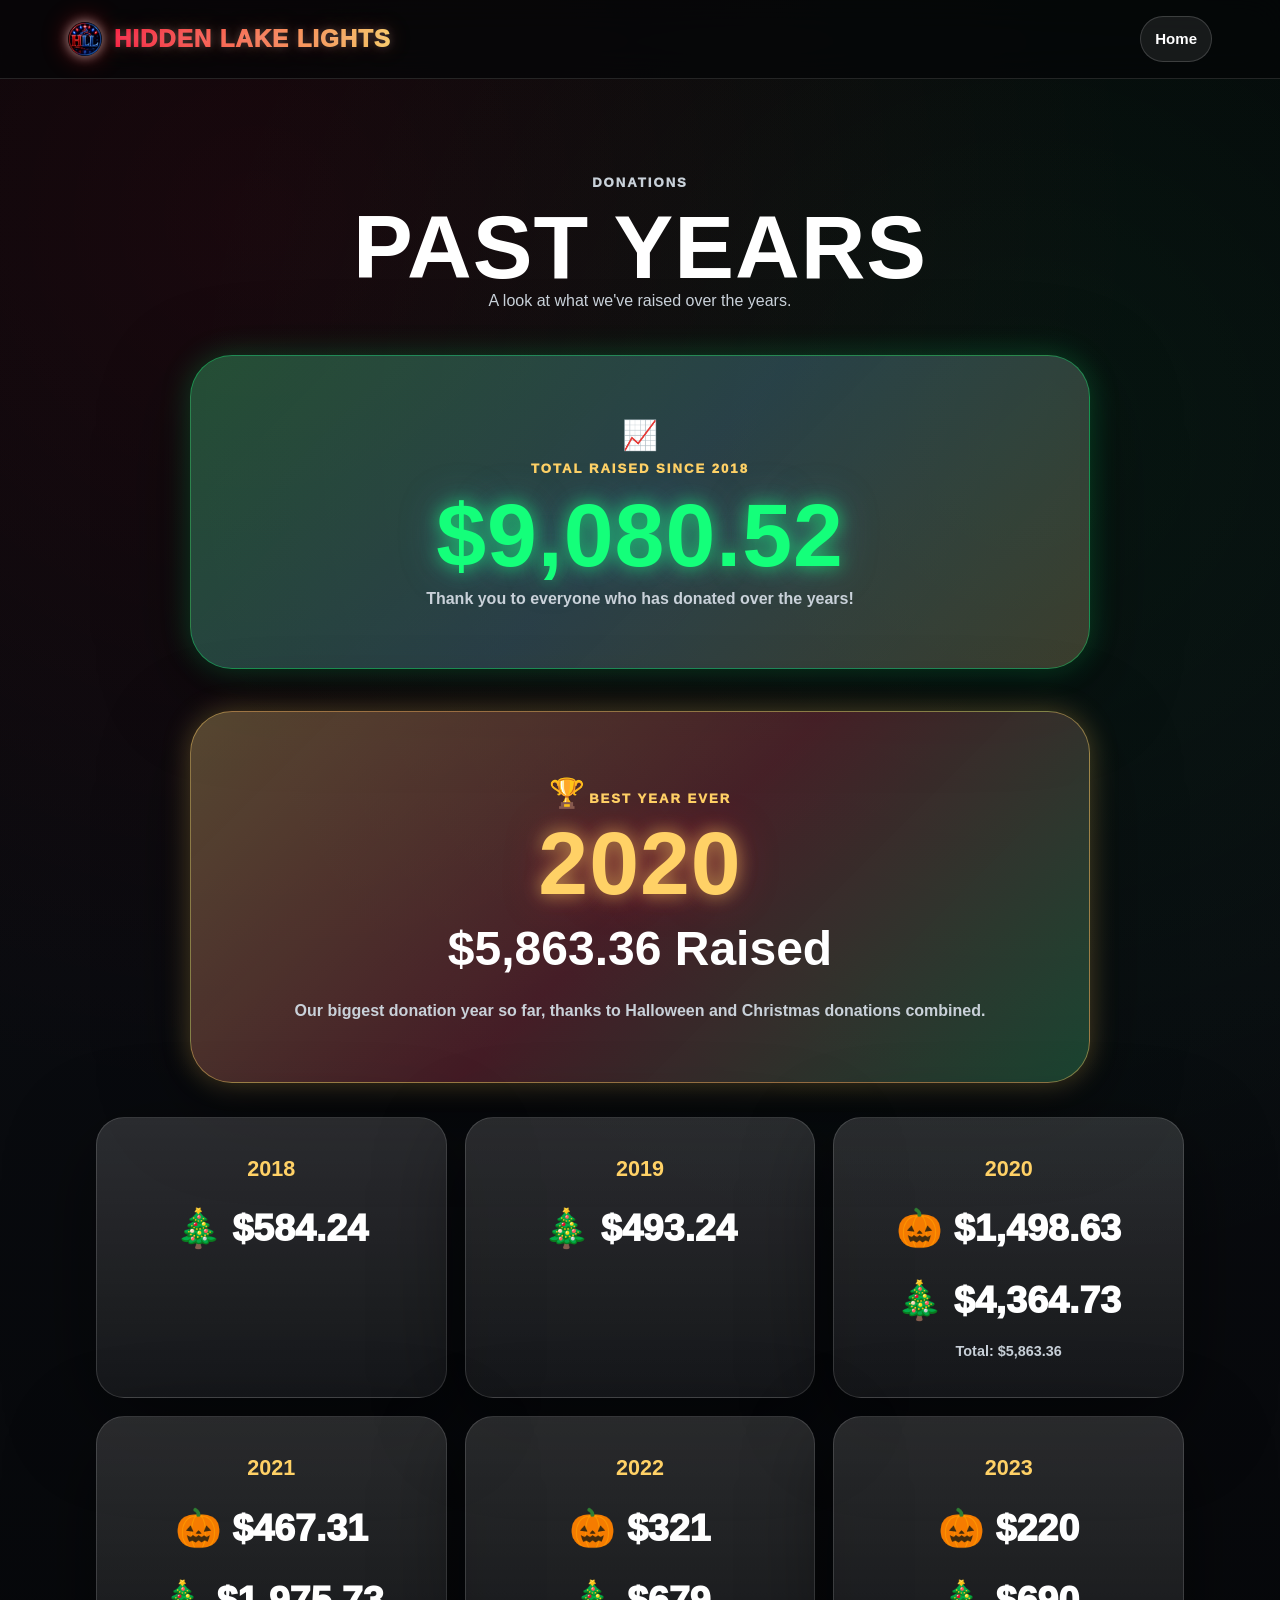
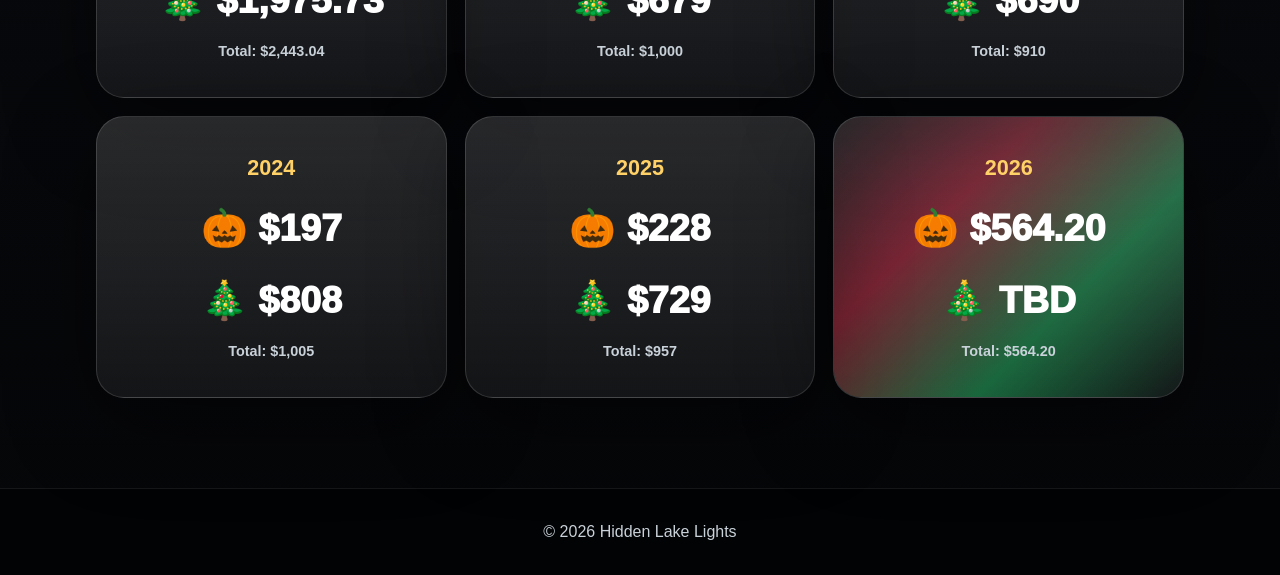
<file: donation-history.html>
<!DOCTYPE html>
<html lang="en">
<head>
  <meta charset="UTF-8" />
  <meta name="viewport" content="width=device-width, initial-scale=1.0" />

  <title>Hidden Lake Lights | Donation History</title>

  <link rel="stylesheet" href="style.css" />
  <link rel="icon" type="image/png" href="images/favicon-blue.png">
</head>

<body>

  <header class="site-header">
    <nav class="nav">
      <a class="logo" href="index.html">
        <img src="images/favicon-green.png" class="logo-img" alt="Hidden Lake Lights">
        <span>Hidden Lake Lights</span>
      </a>

      <div class="nav-links">
        <a href="index.html">Home</a>
      </div>
    </nav>
  </header>

  <main class="section">

    <a href="index.html" class="back-button">← Back to Home</a>

    <div class="section-heading">
      <p class="eyebrow">Donations</p>
      <h2>Past Years</h2>
      <p>A look at what we've raised over the years.</p>
    </div>

    <!-- ===== ANIMATED LIFETIME TOTAL ===== -->
    <div class="total-raised-card">
      <span class="stat-icon">📈</span>
      <p class="eyebrow">Total Raised Since 2018</p>

      <h2
        id="lifetimeDonationCounter"
        class="count-up"
        data-target="0"
      >$0</h2>

      <p>Thank you to everyone who has donated over the years!</p>
    </div>

    <!-- ===== BEST YEAR ===== -->
    <div class="best-year-card">
      <span class="stat-icon">🏆</span>
      <p class="eyebrow">Best Year Ever</p>
      <h2>2020</h2>
      <h3>$5,863.36 Raised</h3>
      <p>
        Our biggest donation year so far, thanks to
        Halloween and Christmas donations combined.
      </p>
    </div>

    <!-- ===== DONATION HISTORY ===== -->
    <div class="schedule-grid">

      <div class="schedule-card">
        <h3>2018</h3>
        <p>🎄 $584.24</p>
      </div>

      <div class="schedule-card">
        <h3>2019</h3>
        <p>🎄 $493.24</p>
      </div>

      <div class="schedule-card">
        <h3>2020</h3>
        <p>🎃 $1,498.63</p>
        <p>🎄 $4,364.73</p>
        <small>Total: $5,863.36</small>
      </div>

      <div class="schedule-card">
        <h3>2021</h3>
        <p>🎃 $467.31</p>
        <p>🎄 $1,975.73</p>
        <small>Total: $2,443.04</small>
      </div>

      <div class="schedule-card">
        <h3>2022</h3>
        <p>🎃 $321</p>
        <p>🎄 $679</p>
        <small>Total: $1,000</small>
      </div>

      <div class="schedule-card">
        <h3>2023</h3>
        <p>🎃 $220</p>
        <p>🎄 $690</p>
        <small>Total: $910</small>
      </div>

      <div class="schedule-card">
        <h3>2024</h3>
        <p>🎃 $197</p>
        <p>🎄 $808</p>
        <small>Total: $1,005</small>
      </div>

      <div class="schedule-card">
        <h3>2025</h3>
        <p>🎃 $228</p>
        <p>🎄 $729</p>
        <small>Total: $957</small>
      </div>

      <div class="schedule-card featured">
        <h3>2026</h3>
        <p>🎃 $564.20</p>
        <p>🎄 TBD</p>
        <small>Total: $564.20</small>
      </div>

    </div>

  </main>

  <footer>
    <p>© <span id="year"></span> Hidden Lake Lights</p>
  </footer>

  <!-- ===== WEBSITE JAVASCRIPT ===== -->
  <script src="script.js"></script>

  <!-- ===== SHARED DONATION SETTINGS ===== -->
  <script src="donations.js"></script>

  <!-- ===== ANIMATED DONATION COUNTER ===== -->
  <script>
    document.addEventListener("DOMContentLoaded", () => {

      const counters = document.querySelectorAll(".count-up");

      const countUp = (counter) => {
        const target = Number(counter.dataset.target);
        const duration = 1800;
        const startTime = performance.now();

        const update = (currentTime) => {
          const progress = Math.min(
            (currentTime - startTime) / duration,
            1
          );

          const value = target * progress;

          counter.textContent = value.toLocaleString("en-US", {
            style: "currency",
            currency: "USD",
            minimumFractionDigits: 2,
            maximumFractionDigits: 2
          });

          if (progress < 1) {
            requestAnimationFrame(update);
          } else {
            counter.textContent = target.toLocaleString("en-US", {
              style: "currency",
              currency: "USD",
              minimumFractionDigits: 2,
              maximumFractionDigits: 2
            });

            counter.classList.add("count-finished");
          }
        };

        requestAnimationFrame(update);
      };

      const observer = new IntersectionObserver((entries) => {
        entries.forEach(entry => {
          if (
            entry.isIntersecting &&
            !entry.target.dataset.counted
          ) {
            entry.target.dataset.counted = "true";
            countUp(entry.target);
            observer.unobserve(entry.target);
          }
        });
      }, { threshold: 0.5 });

      counters.forEach(counter => observer.observe(counter));

    });
  </script>

</body>
</html>
</file>
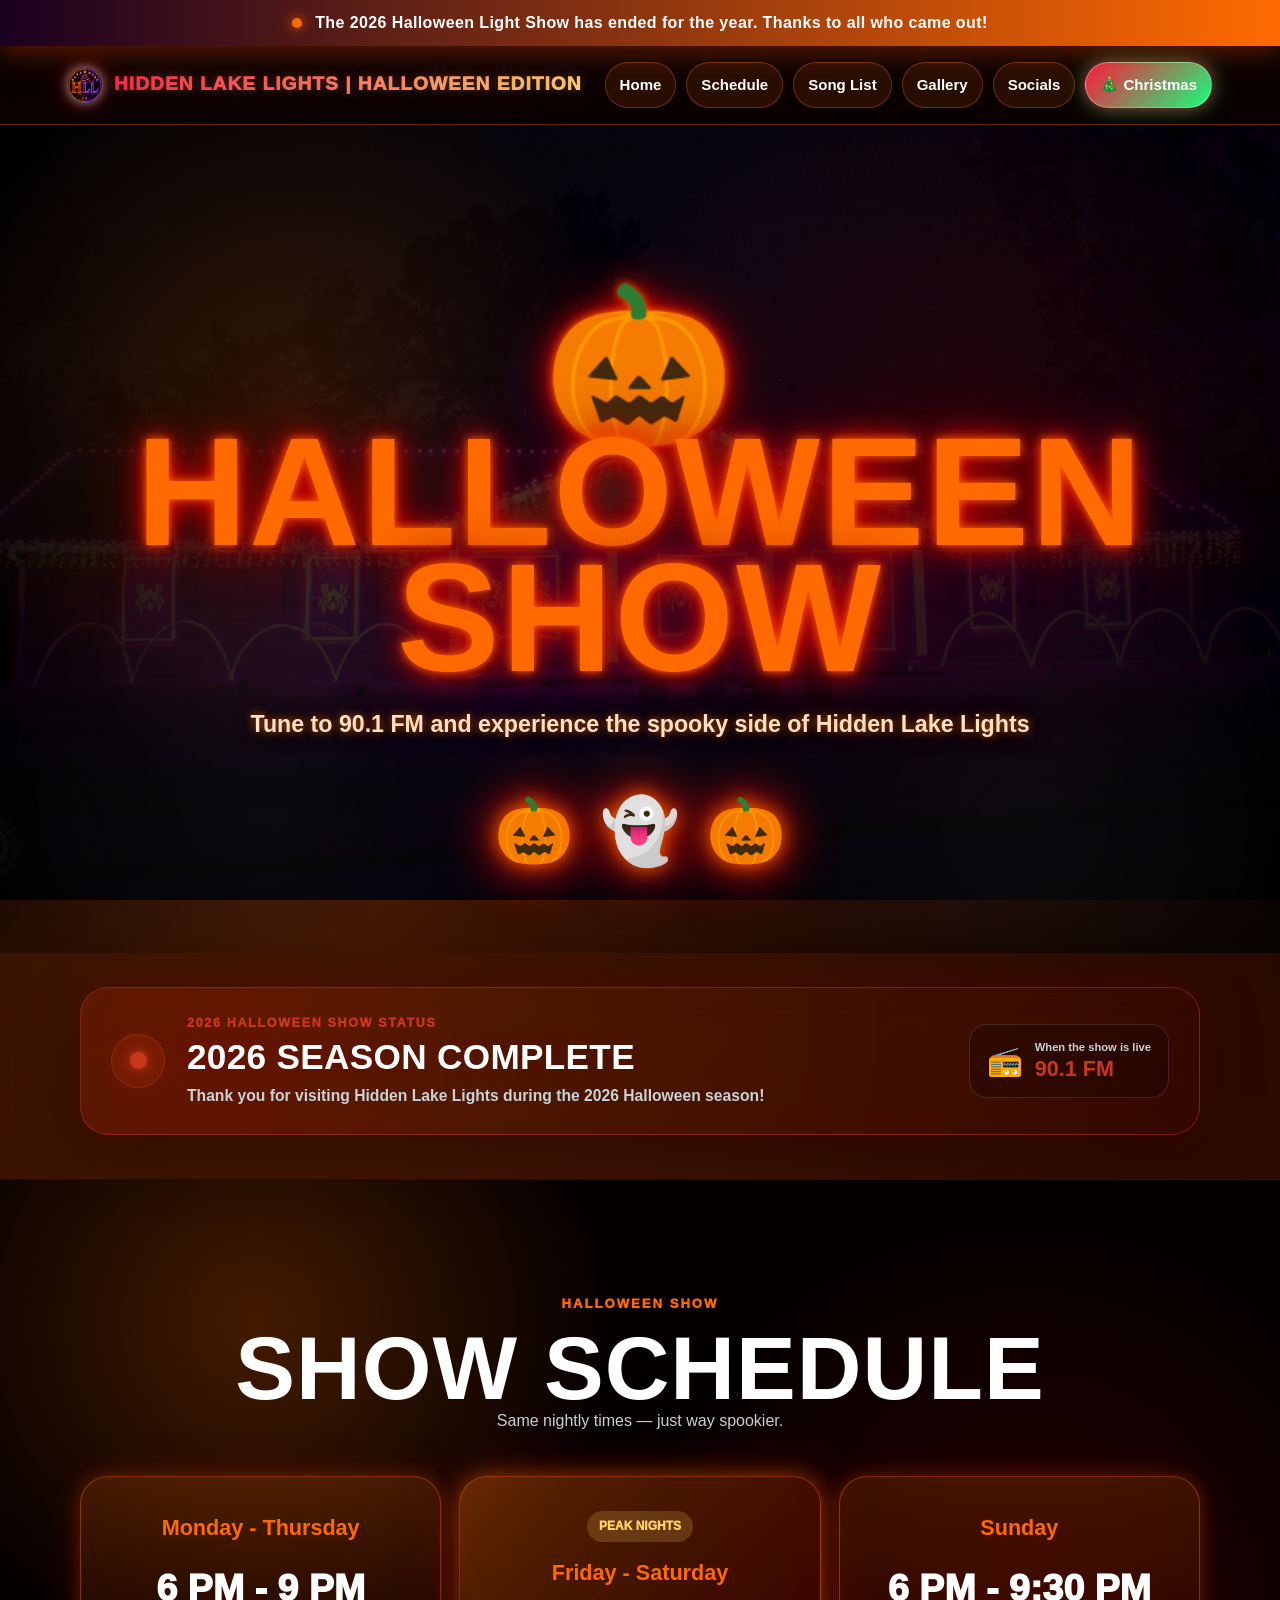
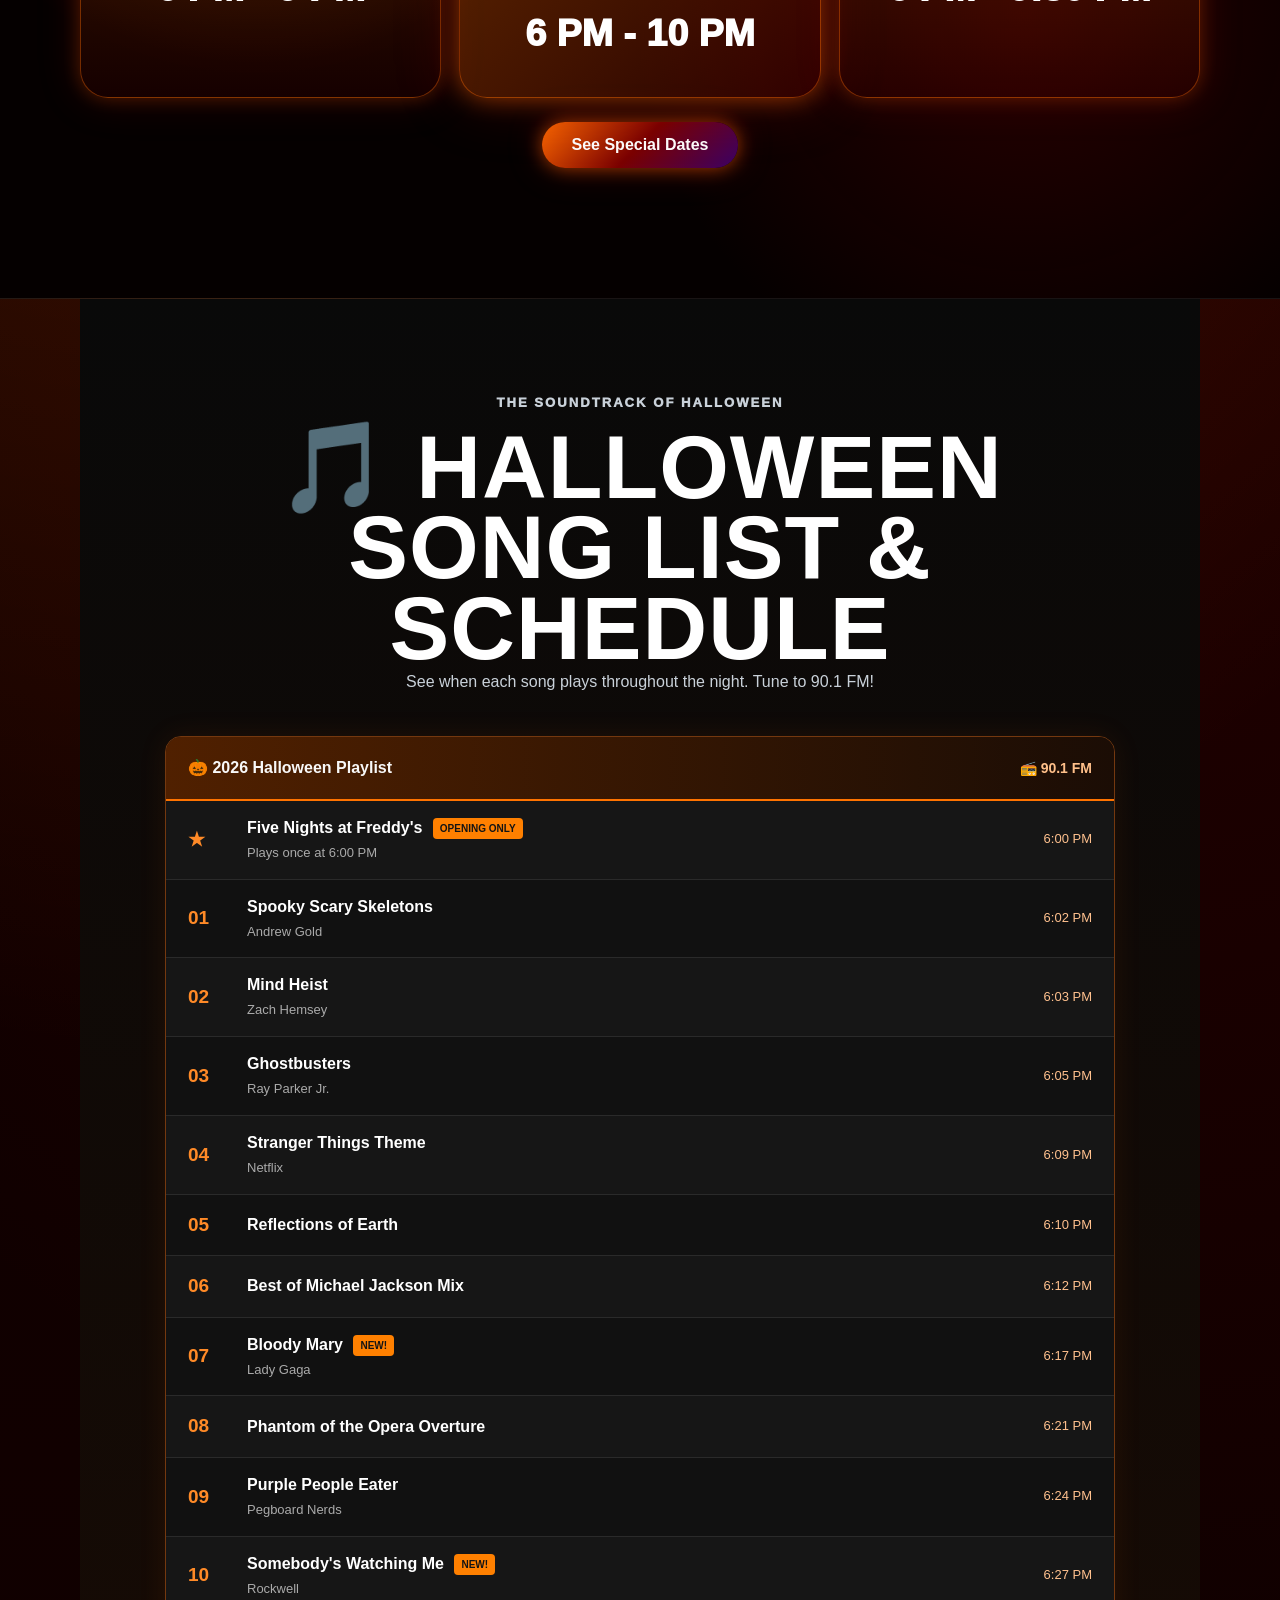
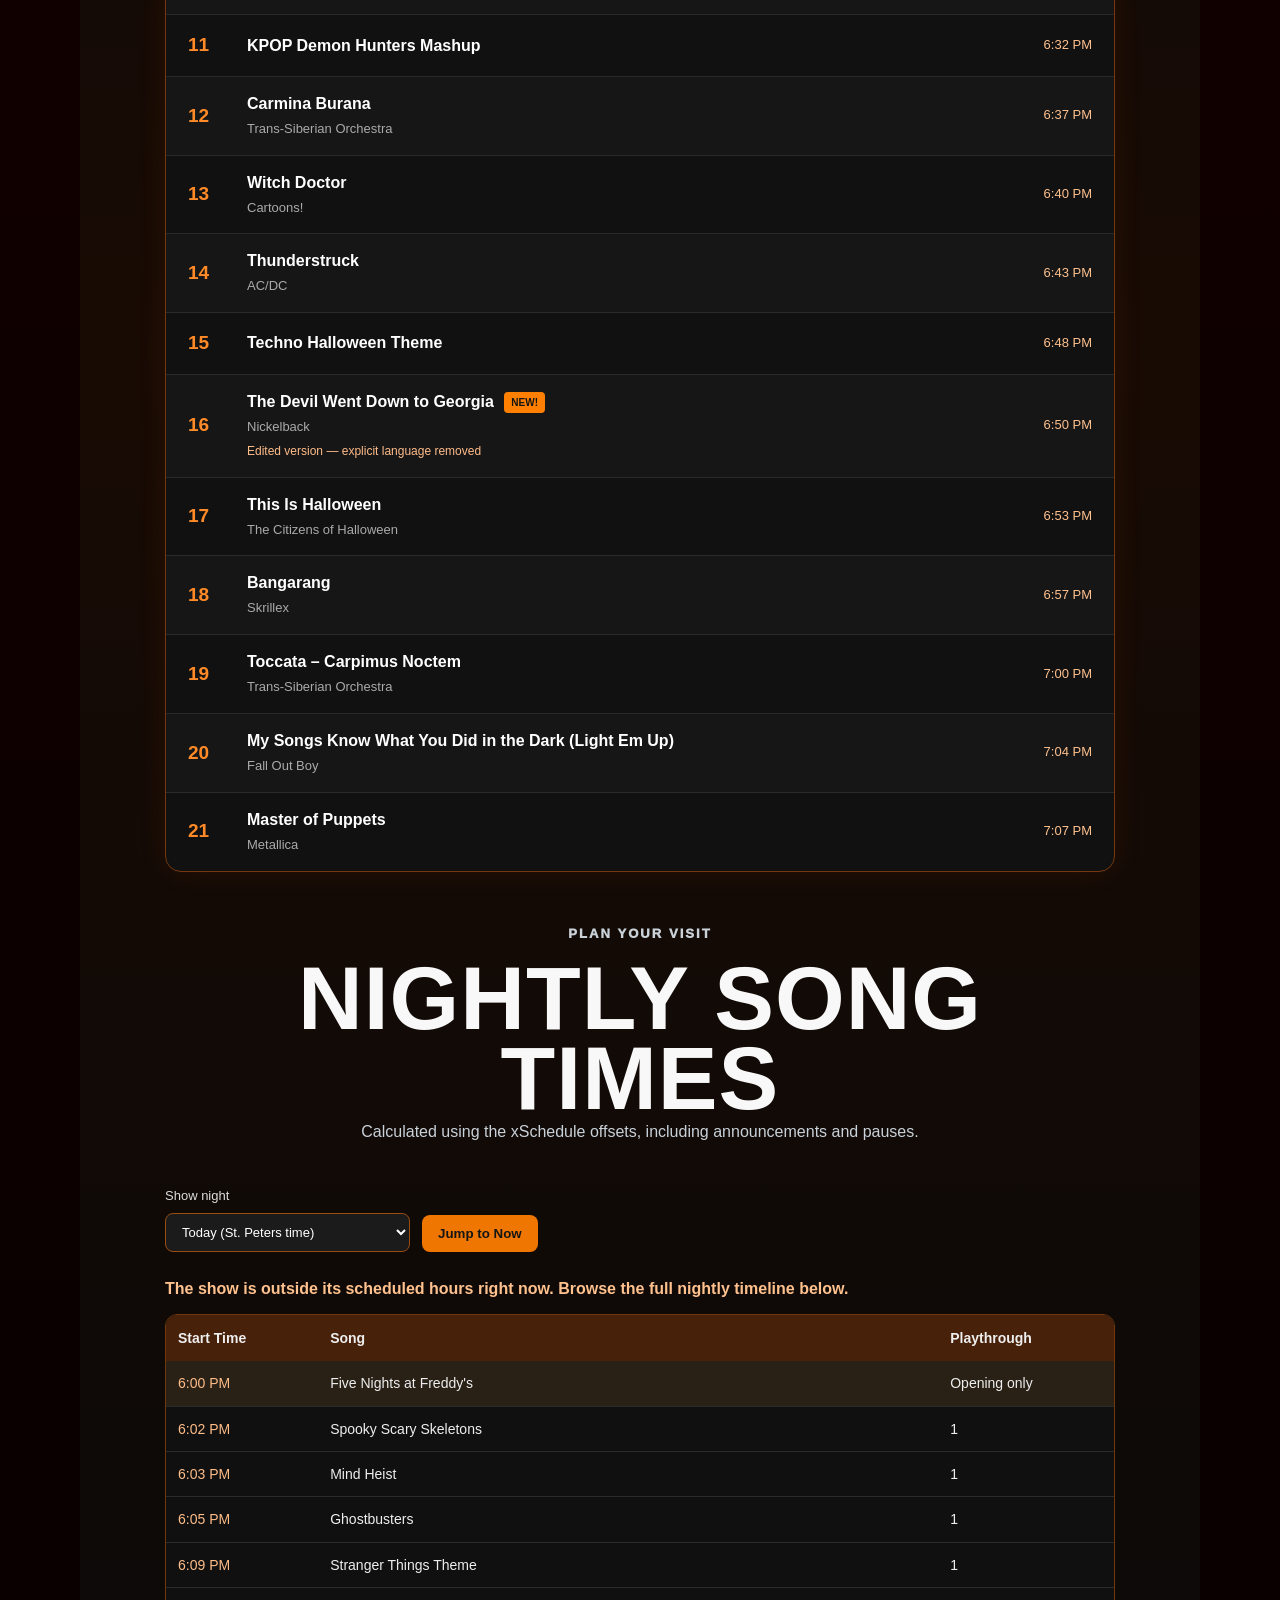
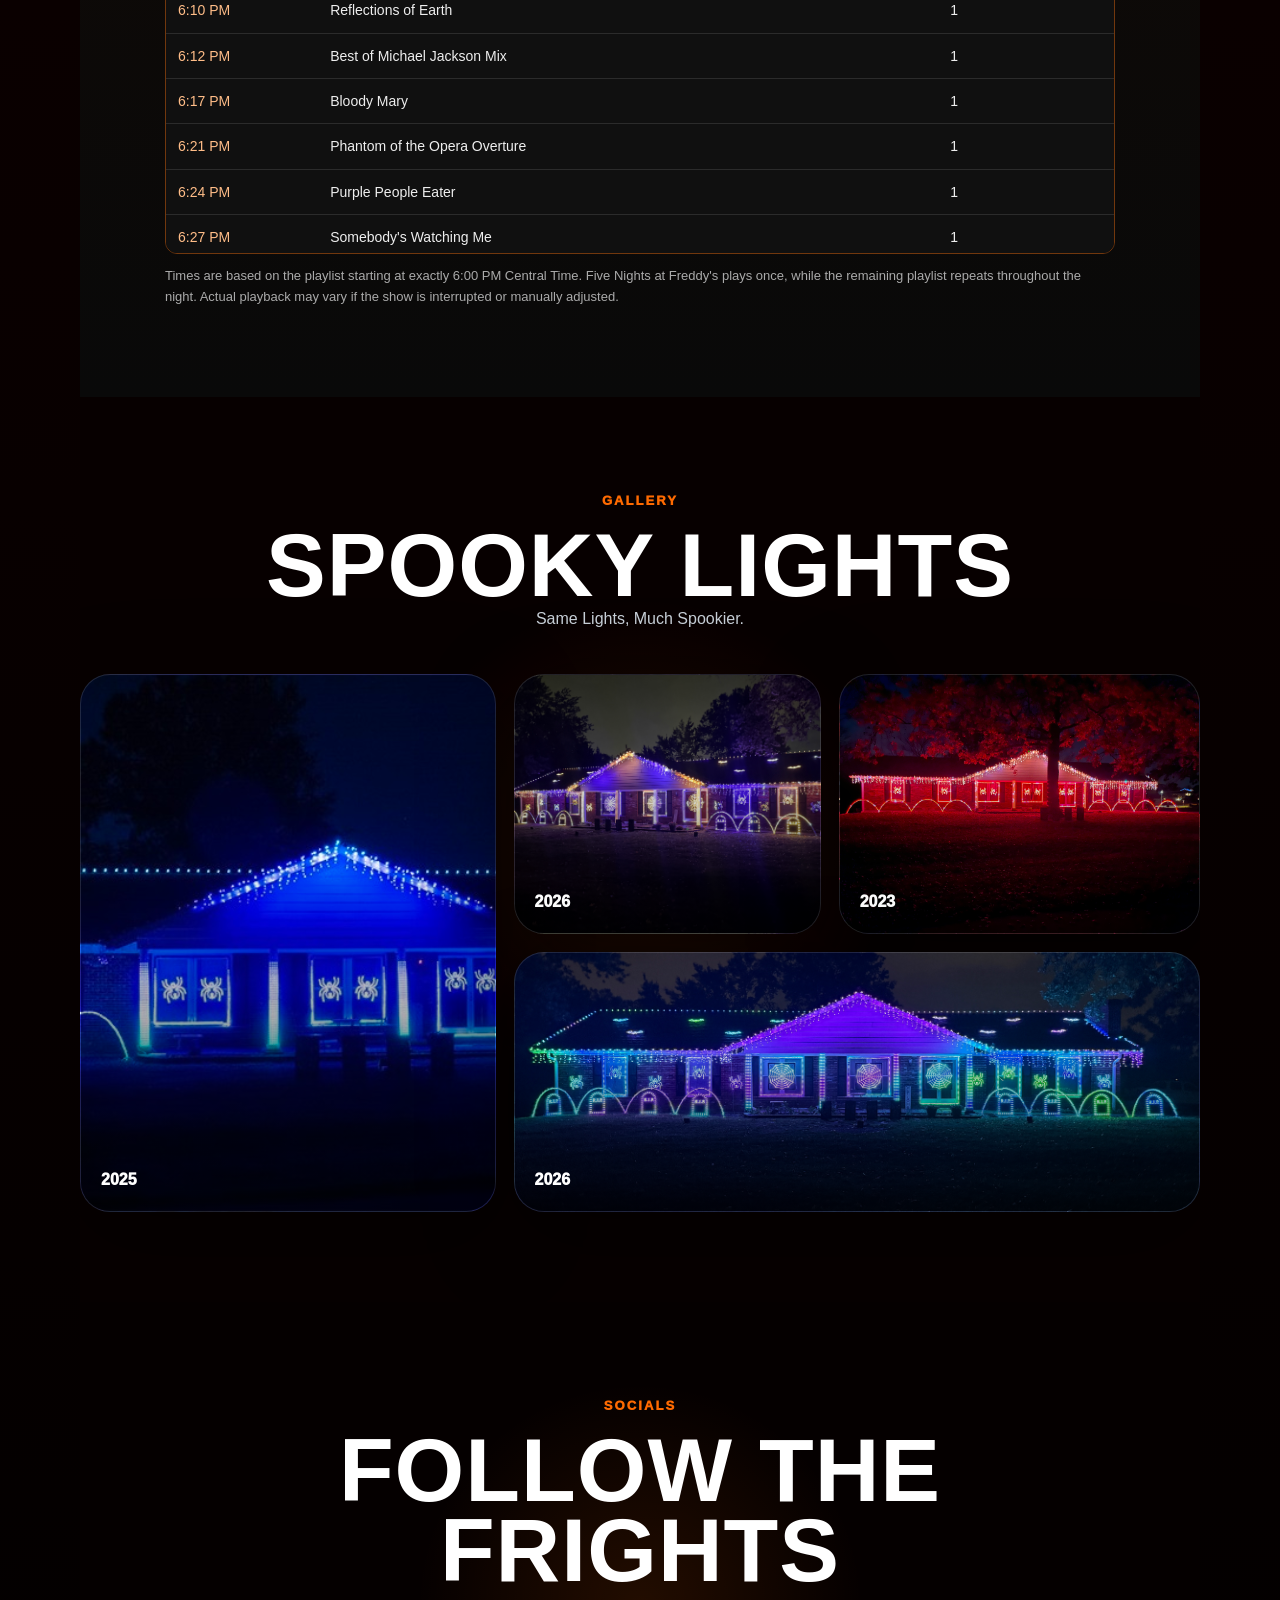
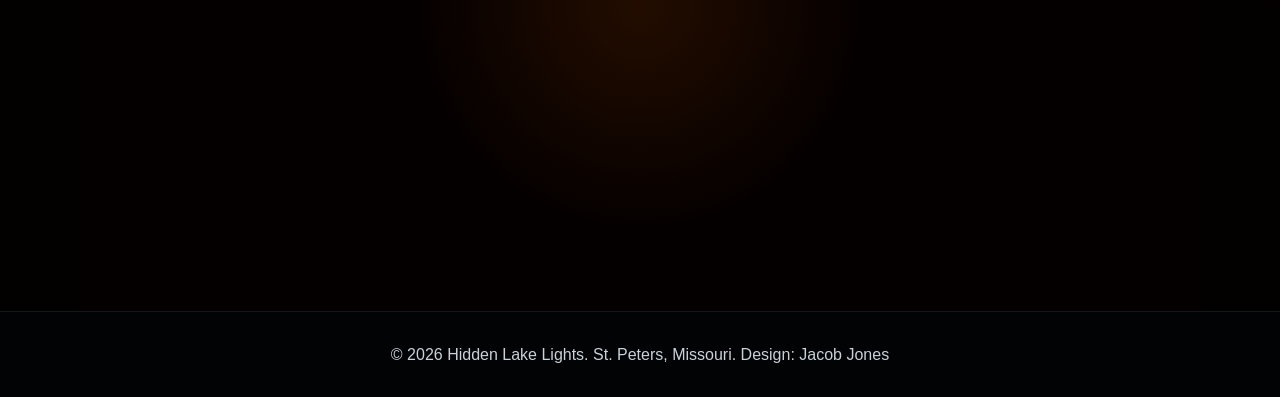
<file: halloween.html>
<!DOCTYPE html>
<html lang="en">
<head>
  <meta charset="UTF-8">
  <meta name="viewport" content="width=device-width, initial-scale=1.0">

  <title>Hidden Lake Lights | Halloween Show</title>

  <link rel="stylesheet" href="style.css">
  <link rel="icon" type="image/png" href="images/favicon-orange.png">
  <link rel="stylesheet" href="https://cdnjs.cloudflare.com/ajax/libs/font-awesome/6.5.0/css/all.min.css">

  <style>
    /* ===== HALLOWEEN SONG LIST ===== */

    #halloween-songs {
      scroll-margin-top: 100px;
      background: linear-gradient(
        180deg,
        #090909,
        #180b04 50%,
        #090909
      );
    }

    .hll-song-wrap {
      max-width: 950px;
      margin: 35px auto 0;
      color: #f8f8f8;
    }

    .hll-song-panel {
      background: #111;
      border: 1px solid #74380f;
      border-radius: 16px;
      overflow: hidden;
      box-shadow: 0 0 30px #ff730015;
    }

    .hll-song-header {
      display: flex;
      justify-content: space-between;
      align-items: center;
      flex-wrap: wrap;
      gap: 12px;
      background: linear-gradient(90deg, #502000, #1b0d05);
      border-bottom: 2px solid #ff7300;
      padding: 18px 22px;
      font-weight: 750;
    }

    .hll-song-radio {
      color: #ffc08a;
      font-size: 14px;
    }

    .hll-song-row {
      display: grid;
      grid-template-columns: 44px minmax(0, 1fr) auto;
      gap: 15px;
      align-items: center;
      padding: 15px 22px;
      border-bottom: 1px solid #2a2a2a;
    }

    .hll-song-row:last-child {
      border-bottom: 0;
    }

    .hll-song-row:nth-child(even) {
      background: #ffffff05;
    }

    .hll-song-number {
      color: #ff8a27;
      font-weight: 800;
      font-size: 19px;
    }

    .hll-song-title {
      font-size: 16px;
      font-weight: 700;
      color: #fff;
      line-height: 1.5;
    }

    .hll-song-artist {
      font-size: 13px;
      color: #aaa;
      margin-top: 3px;
    }

    .hll-song-note {
      font-size: 12px;
      color: #ffbc89;
      margin-top: 5px;
    }

    .hll-new {
      display: inline-block;
      font-size: 10px;
      background: #ff8000;
      color: #141414;
      padding: 3px 7px;
      border-radius: 4px;
      vertical-align: middle;
      margin-left: 6px;
      font-weight: 900;
    }

    .hll-song-time {
      font-variant-numeric: tabular-nums;
      font-size: 13px;
      color: #ffc18e;
      text-align: right;
      white-space: nowrap;
    }

    /* ===== SONG SCHEDULE ===== */

    .hll-schedule-controls {
      display: flex;
      flex-wrap: wrap;
      gap: 12px;
      align-items: end;
      margin: 24px 0;
    }

    .hll-schedule-controls label {
      display: grid;
      gap: 6px;
      color: #ddd;
      font-size: 13px;
    }

    .hll-schedule-controls select {
      color: #fff;
      background: #1b1b1b;
      border: 1px solid #9b4c13;
      border-radius: 8px;
      padding: 10px 12px;
      font: inherit;
    }

    .hll-schedule-controls button {
      background: #ef7600;
      color: #151515;
      font-weight: 800;
      border: 0;
      border-radius: 8px;
      padding: 11px 16px;
      cursor: pointer;
    }

    .hll-schedule-controls button:hover {
      background: #ffa13b;
    }

    .hll-schedule-status {
      margin: 12px 0;
      color: #ffc18e;
      font-weight: 650;
    }

    .hll-schedule-scroll {
      max-height: 540px;
      overflow: auto;
      border: 1px solid #71370d;
      border-radius: 12px;
      background: #101010;
    }

    .hll-schedule-table {
      width: 100%;
      border-collapse: collapse;
      color: #eee;
      font-size: 14px;
    }

    .hll-schedule-table th {
      position: sticky;
      top: 0;
      z-index: 1;
      background: #48210a;
      text-align: left;
      padding: 12px;
    }

    .hll-schedule-table td {
      padding: 11px 12px;
      border-bottom: 1px solid #2b2b2b;
    }

    .hll-schedule-table td:first-child {
      white-space: nowrap;
      color: #ffbd88;
      font-variant-numeric: tabular-nums;
    }

    .hll-schedule-table tr.hll-current {
      background: #4e280f;
      outline: 1px solid #ff8c29;
    }

    .hll-schedule-table tr.hll-opening {
      background: #292016;
    }

    .hll-schedule-table tr:last-child td {
      border-bottom: 0;
    }

    .hll-help {
      font-size: 13px;
      color: #aaa;
      margin: 12px 0 0;
      line-height: 1.6;
    }

    @media (max-width: 600px) {
      .hll-song-row {
        grid-template-columns: 32px minmax(0, 1fr);
        padding: 13px;
        gap: 10px;
      }

      .hll-song-time {
        grid-column: 2;
        text-align: left;
      }

      .hll-song-header {
        padding: 15px;
      }

      .hll-song-title {
        font-size: 15px;
      }

      .hll-schedule-table {
        font-size: 12px;
      }

      .hll-schedule-table th,
      .hll-schedule-table td {
        padding: 9px 7px;
      }
    }
  </style>
</head>

<body>

  <!-- ===== FLOATING GHOSTS ===== -->

  <div class="halloween-ghost ghost-one" aria-hidden="true">👻</div>
  <div class="halloween-ghost ghost-two" aria-hidden="true">👻</div>
  <div class="halloween-ghost ghost-three" aria-hidden="true">👻</div>

  <!-- ===== HALLOWEEN TOP BAR ===== -->

  <div class="halloween-top-bar">
    <span class="halloween-pulse-dot"></span>
    The 2026 Halloween Light Show has ended for the year. Thanks to all who came out!
  </div>

  <!-- ===== NAVBAR ===== -->

  <header class="site-header halloween-header">
    <nav class="nav">

      <a class="logo" href="halloween.html">
        <img
          src="images/favicon-orange.png"
          alt="HLL Logo"
          class="logo-img"
        >
        <span>Hidden Lake Lights | Halloween Edition</span>
      </a>

      <button
        class="menu-btn"
        id="menuBtn"
        aria-label="Open menu"
      >
        ☰
      </button>

      <div class="nav-links halloween-nav-links" id="navLinks">
        <a href="#halloween-home">Home</a>
        <a href="#halloween-schedule">Schedule</a>
        <a href="#halloween-songs">Song List</a>
        <a href="#halloween-gallery">Gallery</a>
        <a href="#halloween-contact">Socials</a>
        <a href="index.html" class="christmas-btn">🎄 Christmas</a>
      </div>

    </nav>
  </header>

  <main>

    <!-- ===== HERO ===== -->

    <section class="halloween-hero" id="halloween-home">

      <div class="lightning"></div>

      <div class="bats" aria-hidden="true">
        <span class="bat">🦇</span>
        <span class="bat">🦇</span>
        <span class="bat">🦇</span>
      </div>

      <div class="halloween-hero-content">
        <h1>🎃 Halloween Show</h1>
        <p>
          Tune to 90.1 FM and experience the spooky side
          of Hidden Lake Lights
        </p>
      </div>

      <div class="pumpkin-row" aria-hidden="true">
        <span class="pumpkin">🎃</span>
        <span class="pumpkin">👻</span>
        <span class="pumpkin">🎃</span>
      </div>

    </section>

    <!-- ===== LIVE SHOW STATUS ===== -->

    <section
      class="live-status-section halloween-live-status-section"
      aria-labelledby="halloweenLiveStatusTitle"
    >

      <div
        class="live-status-card halloween-live-status reveal"
        id="liveShowStatus"
        data-season="halloween"
      >

        <div class="live-status-indicator" aria-hidden="true">
          <span class="live-status-dot"></span>
        </div>

        <div class="live-status-copy">
          <p class="live-status-label">2026 Halloween Show Status</p>

          <h2
            id="halloweenLiveStatusTitle"
            class="live-status-title"
          >
            Checking show status...
          </h2>

          <p
            class="live-status-message"
            id="liveShowStatusMessage"
          >
            Loading the current Hidden Lake Lights schedule.
          </p>
        </div>

        <div class="live-status-radio">
          <span>📻</span>
          <div>
            <small>When the show is live</small>
            <strong>90.1 FM</strong>
          </div>
        </div>

      </div>
    </section>

    <!-- ===== SCHEDULE ===== -->

    <section
      class="section dark-panel halloween-schedule"
      id="halloween-schedule"
    >

      <div class="section-heading reveal">
        <p class="eyebrow">Halloween Show</p>
        <h2>Show Schedule</h2>
        <p>Same nightly times — just way spookier.</p>
      </div>

      <div class="schedule-grid">

        <article class="schedule-card reveal">
          <h3>Monday - Thursday</h3>
          <p>6 PM - 9 PM</p>
        </article>

        <article class="schedule-card featured reveal">
          <div class="tag">Peak Nights</div>
          <h3>Friday - Saturday</h3>
          <p>6 PM - 10 PM</p>
        </article>

        <article class="schedule-card reveal">
          <h3>Sunday</h3>
          <p>6 PM - 9:30 PM</p>
        </article>

      </div>

      <!-- SPECIAL DATES -->

      <div class="halloween-special-dates-toggle">
        <button
          id="halloweenSpecialDatesBtn"
          class="halloween-special-dates-btn"
        >
          See Special Dates
        </button>
      </div>

      <div
        id="halloweenSpecialDatesSection"
        class="halloween-special-dates-section hidden-halloween-special-dates"
      >

        <h2>Special Halloween Dates</h2>

        <p class="halloween-special-subtitle">
          Don’t miss these spooky nights!
        </p>

        <div class="halloween-special-dates-grid">

          <div class="halloween-special-date-card opening-night-card">
            <div class="halloween-holiday-icon">🕯️</div>
            <h3>Opening Night</h3>
            <p>October 10, 2026</p>
            <span>7PM - 10PM</span>
            <span>The first spooky show of the season</span>
          </div>

          <div class="halloween-special-date-card halloween-night-card">
            <div class="halloween-holiday-icon">🎃</div>
            <h3>Halloween Night</h3>
            <p>October 31</p>
            <span>The biggest haunted night of the year</span>
          </div>

        </div>
      </div>

    </section>

    <!-- ===== SONG LIST AND NIGHTLY SCHEDULE ===== -->

    <section
      class="section halloween-songs-section"
      id="halloween-songs"
    >

      <div class="section-heading reveal">
        <p class="eyebrow">The Soundtrack of Halloween</p>
        <h2>🎵 Halloween Song List &amp; Schedule</h2>
        <p>
          See when each song plays throughout the night.
          Tune to 90.1 FM!
        </p>
      </div>

      <div class="hll-song-wrap">

        <!-- PLAYLIST -->

        <div class="hll-song-panel">

          <div class="hll-song-header">
            <span>🎃 2026 Halloween Playlist</span>
            <span class="hll-song-radio">📻 90.1 FM</span>
          </div>

          <div class="hll-song-row">
            <span class="hll-song-number">★</span>

            <div>
              <div class="hll-song-title">
                Five Nights at Freddy's
                <span class="hll-new">OPENING ONLY</span>
              </div>

              <div class="hll-song-artist">
                Plays once at 6:00 PM
              </div>
            </div>

            <span class="hll-song-time">6:00 PM</span>
          </div>

          <!-- Songs populated automatically -->
          <div id="hllSongList"></div>

        </div>

        <!-- NIGHTLY TIMELINE -->

        <div class="section-heading" style="margin-top: 48px;">
          <p class="eyebrow">Plan Your Visit</p>
          <h2>Nightly Song Times</h2>
          <p>
            Calculated using the xSchedule offsets,
            including announcements and pauses.
          </p>
        </div>

        <div class="hll-schedule-controls">

          <label for="hllNight">
            Show night

            <select id="hllNight">
              <option value="auto">
                Today (St. Peters time)
              </option>

              <option value="weekday">
                Monday–Thursday · ends 9:00 PM
              </option>

              <option value="friday">
                Friday–Saturday · ends 10:00 PM
              </option>

              <option value="sunday">
                Sunday · ends 9:30 PM
              </option>
            </select>
          </label>

          <button type="button" id="hllNowBtn">
            Jump to Now
          </button>

        </div>

        <div
          id="hllScheduleStatus"
          class="hll-schedule-status"
          aria-live="polite"
        ></div>

        <div
          class="hll-schedule-scroll"
          id="hllScheduleScroll"
        >

          <table class="hll-schedule-table">

            <thead>
              <tr>
                <th>Start Time</th>
                <th>Song</th>
                <th>Playthrough</th>
              </tr>
            </thead>

            <tbody id="hllScheduleBody"></tbody>

          </table>

        </div>

        <p class="hll-help">
          Times are based on the playlist starting at exactly
          6:00 PM Central Time. Five Nights at Freddy's plays
          once, while the remaining playlist repeats throughout
          the night. Actual playback may vary if the show is
          interrupted or manually adjusted.
        </p>

      </div>

    </section>

    <!-- ===== GALLERY ===== -->

    <section
      class="section halloween-gallery-section"
      id="halloween-gallery"
    >

      <div class="section-heading reveal">
        <p class="eyebrow">Gallery</p>
        <h2>Spooky Lights</h2>
        <p>Same Lights, Much Spookier.</p>
      </div>

      <div class="gallery-grid">

        <div class="gallery-photo halloween-photo-one reveal">
          <span>2025</span>
        </div>

        <div class="gallery-photo halloween-photo-two reveal">
          <span>2026</span>
        </div>

        <div class="gallery-photo halloween-photo-three reveal">
          <span>2023</span>
        </div>

        <div class="gallery-photo halloween-photo-four reveal">
          <span>2026</span>
        </div>

      </div>

    </section>

    <!-- ===== CONTACT ===== -->

    <section
      class="section halloween-contact-section"
      id="halloween-contact"
    >

      <div class="section-heading reveal">
        <p class="eyebrow">Socials</p>
        <h2>Follow The Frights</h2>
      </div>

      <div class="contact-grid">

        <a
          class="contact-card reveal"
          href="mailto:hiddenlakelights@gmail.com"
        >
          <span><i class="fas fa-envelope"></i></span>
          <h3>Email</h3>
          <p>hiddenlakelights@gmail.com</p>
        </a>

        <a
          class="contact-card reveal"
          href="https://www.facebook.com/hiddenlakelights"
          target="_blank"
          rel="noopener"
        >
          <span><i class="fab fa-facebook"></i></span>
          <h3>Facebook</h3>
          <p>@HiddenLakeLights</p>
        </a>

        <a
          class="contact-card reveal"
          href="https://www.youtube.com/@hiddenlakelights"
          target="_blank"
          rel="noopener"
        >
          <span><i class="fab fa-youtube"></i></span>
          <h3>YouTube</h3>
          <p>Watch videos from the past!</p>
        </a>

      </div>

    </section>

  </main>

  <!-- ===== FOOTER ===== -->

  <footer>
    <p>
      © <span id="year"></span> Hidden Lake Lights.
      St. Peters, Missouri. Design: Jacob Jones
    </p>
  </footer>

  <!-- ===== JAVASCRIPT ===== -->

  <script src="script.js"></script>

  <script>
    document.addEventListener("DOMContentLoaded", () => {

      // ===== SPECIAL DATES =====

      const halloweenBtn = document.getElementById(
        "halloweenSpecialDatesBtn"
      );

      const halloweenSection = document.getElementById(
        "halloweenSpecialDatesSection"
      );

      if (halloweenBtn && halloweenSection) {
        halloweenBtn.addEventListener("click", () => {
          halloweenSection.classList.toggle(
            "show-halloween-special-dates"
          );

          halloweenBtn.textContent =
            halloweenSection.classList.contains(
              "show-halloween-special-dates"
            )
              ? "Hide Special Dates"
              : "See Special Dates";
        });
      }

      // ===== PLAYLIST DATA =====
      // Offsets are milliseconds from the 6 PM show start.
      // These include all announcements and pauses.

      const songs = [
        {
          title: "Spooky Scary Skeletons",
          artist: "Andrew Gold",
          offset: 136000
        },
        {
          title: "Mind Heist",
          artist: "Zach Hemsey",
          offset: 196825
        },
        {
          title: "Ghostbusters",
          artist: "Ray Parker Jr.",
          offset: 339950
        },
        {
          title: "Stranger Things Theme",
          artist: "Netflix",
          offset: 576875
        },
        {
          title: "Reflections of Earth",
          artist: "",
          offset: 636350
        },
        {
          title: "Best of Michael Jackson Mix",
          artist: "",
          offset: 731025
        },
        {
          title: "Bloody Mary",
          artist: "Lady Gaga",
          offset: 1073025,
          newSong: true
        },
        {
          title: "Phantom of the Opera Overture",
          artist: "",
          offset: 1317785
        },
        {
          title: "Purple People Eater",
          artist: "Pegboard Nerds",
          offset: 1489285
        },
        {
          title: "Somebody's Watching Me",
          artist: "Rockwell",
          offset: 1625510,
          newSong: true
        },
        {
          title: "KPOP Demon Hunters Mashup",
          artist: "",
          offset: 1938110
        },
        {
          title: "Carmina Burana",
          artist: "Trans-Siberian Orchestra",
          offset: 2240535
        },
        {
          title: "Witch Doctor",
          artist: "Cartoons!",
          offset: 2415560
        },
        {
          title: "Thunderstruck",
          artist: "AC/DC",
          offset: 2598560
        },
        {
          title: "Techno Halloween Theme",
          artist: "",
          offset: 2903535
        },
        {
          title: "The Devil Went Down to Georgia",
          artist: "Nickelback",
          offset: 3007135,
          newSong: true,
          note: "Edited version — explicit language removed"
        },
        {
          title: "This Is Halloween",
          artist: "The Citizens of Halloween",
          offset: 3238335
        },
        {
          title: "Bangarang",
          artist: "Skrillex",
          offset: 3431110
        },
        {
          title: "Toccata – Carpimus Noctem",
          artist: "Trans-Siberian Orchestra",
          offset: 3648360
        },
        {
          title: "My Songs Know What You Did in the Dark (Light Em Up)",
          artist: "Fall Out Boy",
          offset: 3876385
        },
        {
          title: "Master of Puppets",
          artist: "Metallica",
          offset: 4063245
        }
      ];

      // ===== TIMING CONFIGURATION =====

      const openingMs = 136000;

      // End of final 90.1 FM announcement.
      const fullRunMs = 4299595;

      // Regular playlist duration, excluding the opening.
      const loopMs = fullRunMs - openingMs;

      const startMs = 18 * 60 * 60 * 1000;

      const zone = "America/Chicago";

      const nightSelect = document.getElementById("hllNight");
      const tableBody = document.getElementById("hllScheduleBody");
      const status = document.getElementById("hllScheduleStatus");
      const scrollArea = document.getElementById("hllScheduleScroll");
      const list = document.getElementById("hllSongList");

      // ===== LOCAL CENTRAL TIME =====

      function centralNow() {
        const parts = new Intl.DateTimeFormat("en-US", {
          timeZone: zone,
          weekday: "short",
          hour: "numeric",
          minute: "numeric",
          second: "numeric",
          hour12: false
        }).formatToParts(new Date());

        const values = Object.fromEntries(
          parts.map(part => [part.type, part.value])
        );

        const hour = Number(values.hour) % 24;
        const minute = Number(values.minute);
        const second = Number(values.second);

        return {
          weekday: values.weekday,
          ms: (
            hour * 3600 +
            minute * 60 +
            second
          ) * 1000
        };
      }

      // ===== NIGHT TYPE =====

      function nightType(now) {
        if (nightSelect.value !== "auto") {
          return nightSelect.value;
        }

        if (
          now.weekday === "Fri" ||
          now.weekday === "Sat"
        ) {
          return "friday";
        }

        if (now.weekday === "Sun") {
          return "sunday";
        }

        return "weekday";
      }

      function closingTime(type) {
        if (type === "friday") {
          return 22 * 3600000;
        }

        if (type === "sunday") {
          return 21.5 * 3600000;
        }

        return 21 * 3600000;
      }

      // ===== FORMAT TIME =====

      function timeLabel(ms) {
        const minutes = Math.floor(ms / 60000);
        const hour24 = Math.floor(minutes / 60) % 24;
        const minute = minutes % 60;

        const hour12 = hour24 % 12 || 12;
        const ampm = hour24 >= 12 ? "PM" : "AM";

        return (
          hour12 +
          ":" +
          String(minute).padStart(2, "0") +
          " " +
          ampm
        );
      }

      // ===== POPULATE SONG LIST =====

      songs.forEach((song, index) => {
        const row = document.createElement("div");
        row.className = "hll-song-row";

        const number = document.createElement("span");
        number.className = "hll-song-number";
        number.textContent = String(index + 1).padStart(2, "0");

        const details = document.createElement("div");

        const title = document.createElement("div");
        title.className = "hll-song-title";
        title.textContent = song.title;

        if (song.newSong) {
          const badge = document.createElement("span");
          badge.className = "hll-new";
          badge.textContent = "NEW!";
          title.append(" ", badge);
        }

        details.append(title);

        if (song.artist) {
          const artist = document.createElement("div");
          artist.className = "hll-song-artist";
          artist.textContent = song.artist;
          details.append(artist);
        }

        if (song.note) {
          const note = document.createElement("div");
          note.className = "hll-song-note";
          note.textContent = song.note;
          details.append(note);
        }

        const time = document.createElement("span");
        time.className = "hll-song-time";
        time.textContent = timeLabel(startMs + song.offset);

        row.append(number, details, time);
        list.append(row);
      });

      // ===== BUILD NIGHTLY SCHEDULE =====

      let occurrences = [];
      let displayedType = "";

      function buildSchedule() {
        const now = centralNow();
        const type = nightType(now);
        const closeMs = closingTime(type);

        displayedType = type;

        occurrences = [
          {
            at: startMs,
            end: startMs + openingMs,
            title: "Five Nights at Freddy's",
            pass: "Opening only"
          }
        ];

        // Loop regular songs, excluding opening.
        for (let cycle = 0; cycle < 10; cycle++) {
          const base = startMs + cycle * loopMs;

          for (let i = 0; i < songs.length; i++) {
            const song = songs[i];

            const at = base + song.offset;

            if (at >= closeMs) {
              continue;
            }

            const nextOffset =
              i + 1 < songs.length
                ? songs[i + 1].offset
                : fullRunMs;

            occurrences.push({
              at: at,
              end: Math.min(
                base + nextOffset,
                closeMs
              ),
              title: song.title,
              pass: String(cycle + 1)
            });
          }

          // Stop once the next cycle begins after closing.
          const nextCycleStart =
            startMs + (cycle + 1) * loopMs + openingMs;

          if (nextCycleStart >= closeMs) {
            break;
          }
        }

        occurrences.sort((a, b) => a.at - b.at);

        tableBody.replaceChildren();

        for (const occurrence of occurrences) {
          const tr = document.createElement("tr");

          tr.dataset.at = occurrence.at;
          tr.dataset.end = occurrence.end;

          if (occurrence.pass === "Opening only") {
            tr.classList.add("hll-opening");
          }

          const values = [
            timeLabel(occurrence.at),
            occurrence.title,
            occurrence.pass
          ];

          for (const value of values) {
            const td = document.createElement("td");
            td.textContent = value;
            tr.append(td);
          }

          tableBody.append(tr);
        }

        updateCurrent();
      }

      // ===== NOW PLAYING =====

      function updateCurrent() {
        const now = centralNow();
        const type = nightType(now);
        const closeMs = closingTime(type);

        let active = null;

        for (const row of tableBody.rows) {
          const at = Number(row.dataset.at);
          const end = Number(row.dataset.end);

          const current =
            nightSelect.value === "auto" &&
            now.ms >= at &&
            now.ms < end;

          row.classList.toggle("hll-current", current);

          if (current) {
            active = row;
          }
        }

        if (nightSelect.value !== "auto") {
          const labels = {
            weekday: "Monday–Thursday",
            friday: "Friday–Saturday",
            sunday: "Sunday"
          };

          status.textContent =
            "Showing the " +
            labels[type] +
            " schedule. Select Today for a current-song estimate.";

        } else if (
          now.ms < startMs ||
          now.ms >= closeMs
        ) {
          status.textContent =
            "The show is outside its scheduled hours right now. " +
            "Browse the full nightly timeline below.";

        } else if (active) {
          status.textContent =
            "🎵 Estimated Now Playing: " +
            active.cells[1].textContent;

        } else {
          status.textContent =
            "A short announcement or transition is playing.";
        }

        return active;
      }

      // ===== CONTROLS =====

      nightSelect.addEventListener("change", buildSchedule);

      document.getElementById("hllNowBtn")
        .addEventListener("click", () => {

          nightSelect.value = "auto";

          buildSchedule();

          const active = updateCurrent();

          if (active) {
            active.scrollIntoView({
              behavior: "smooth",
              block: "center"
            });
          }
        });

      // ===== INITIALIZE =====

      buildSchedule();

      // Refresh Now Playing every 15 seconds.
      setInterval(() => {
        if (
          nightSelect.value === "auto" &&
          displayedType !== nightType(centralNow())
        ) {
          buildSchedule();
        } else {
          updateCurrent();
        }
      }, 15000);

    });
  </script>

</body>
</html>
</file>
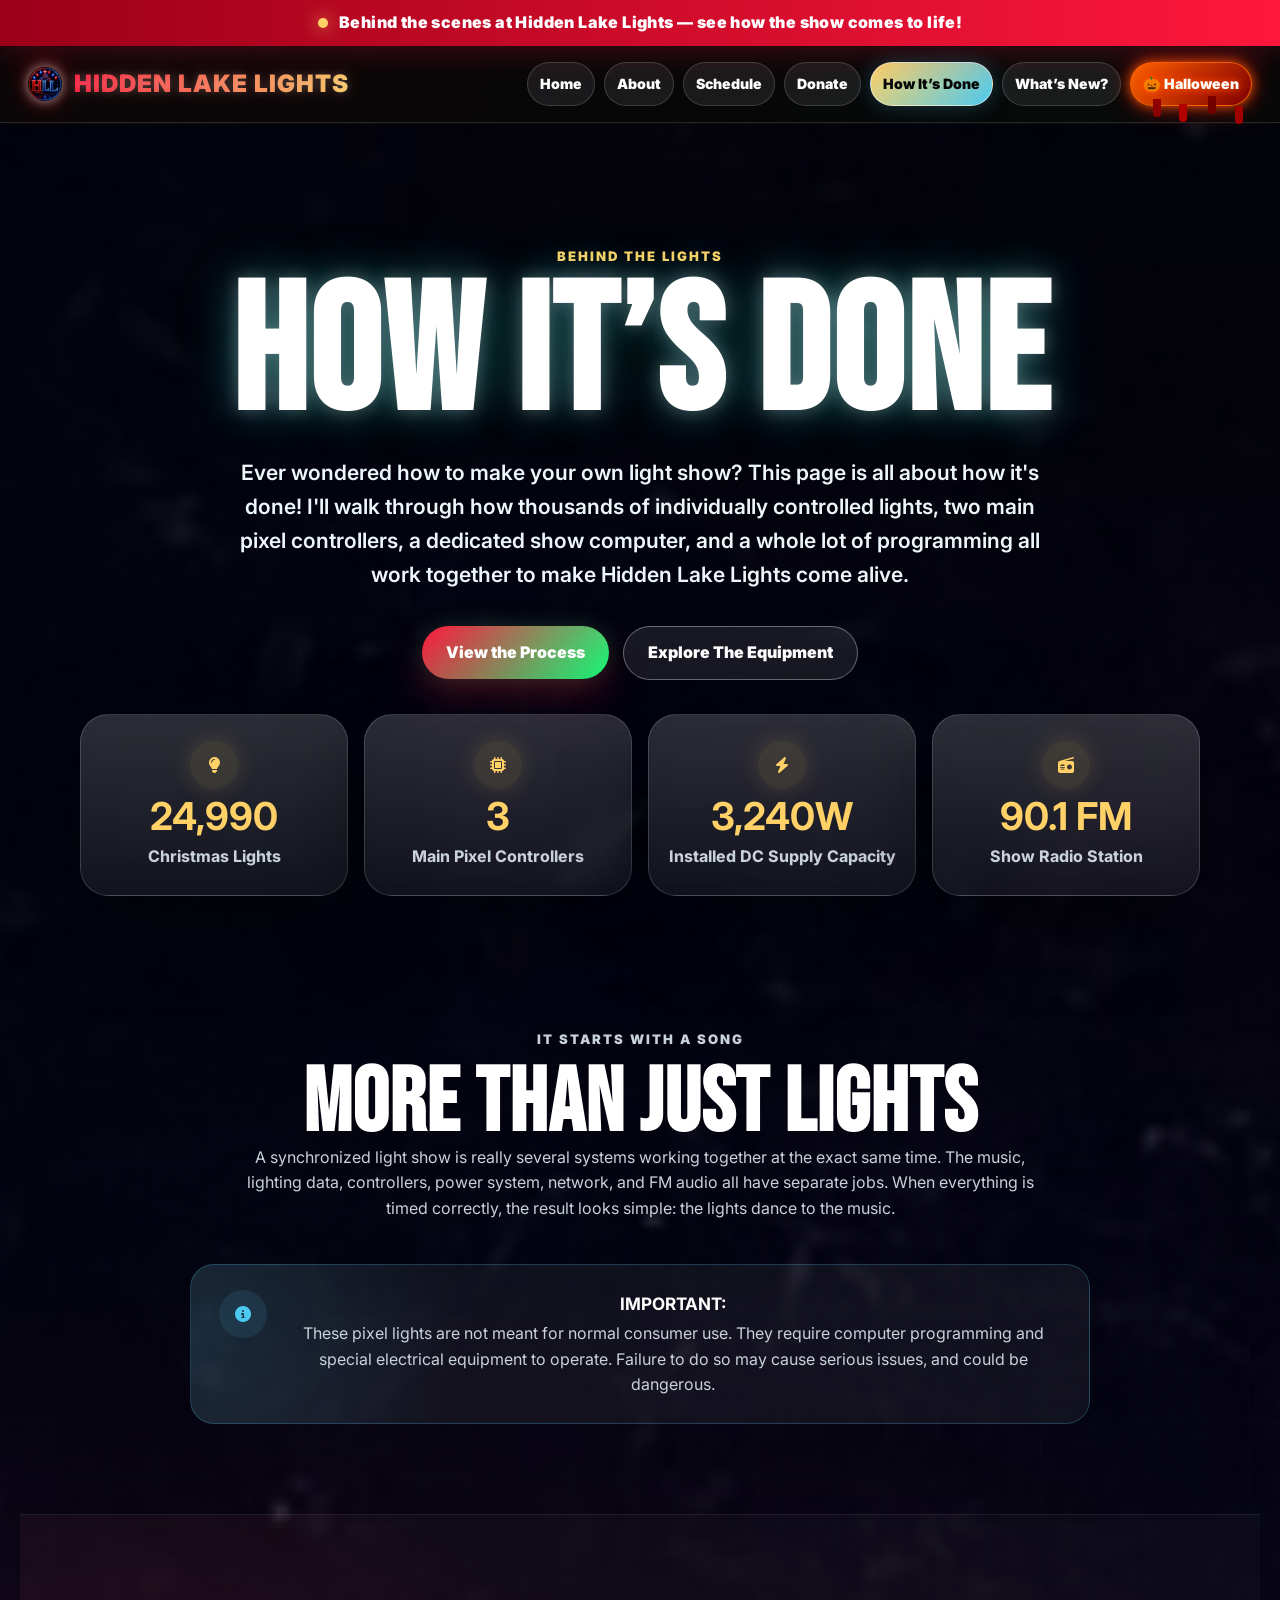
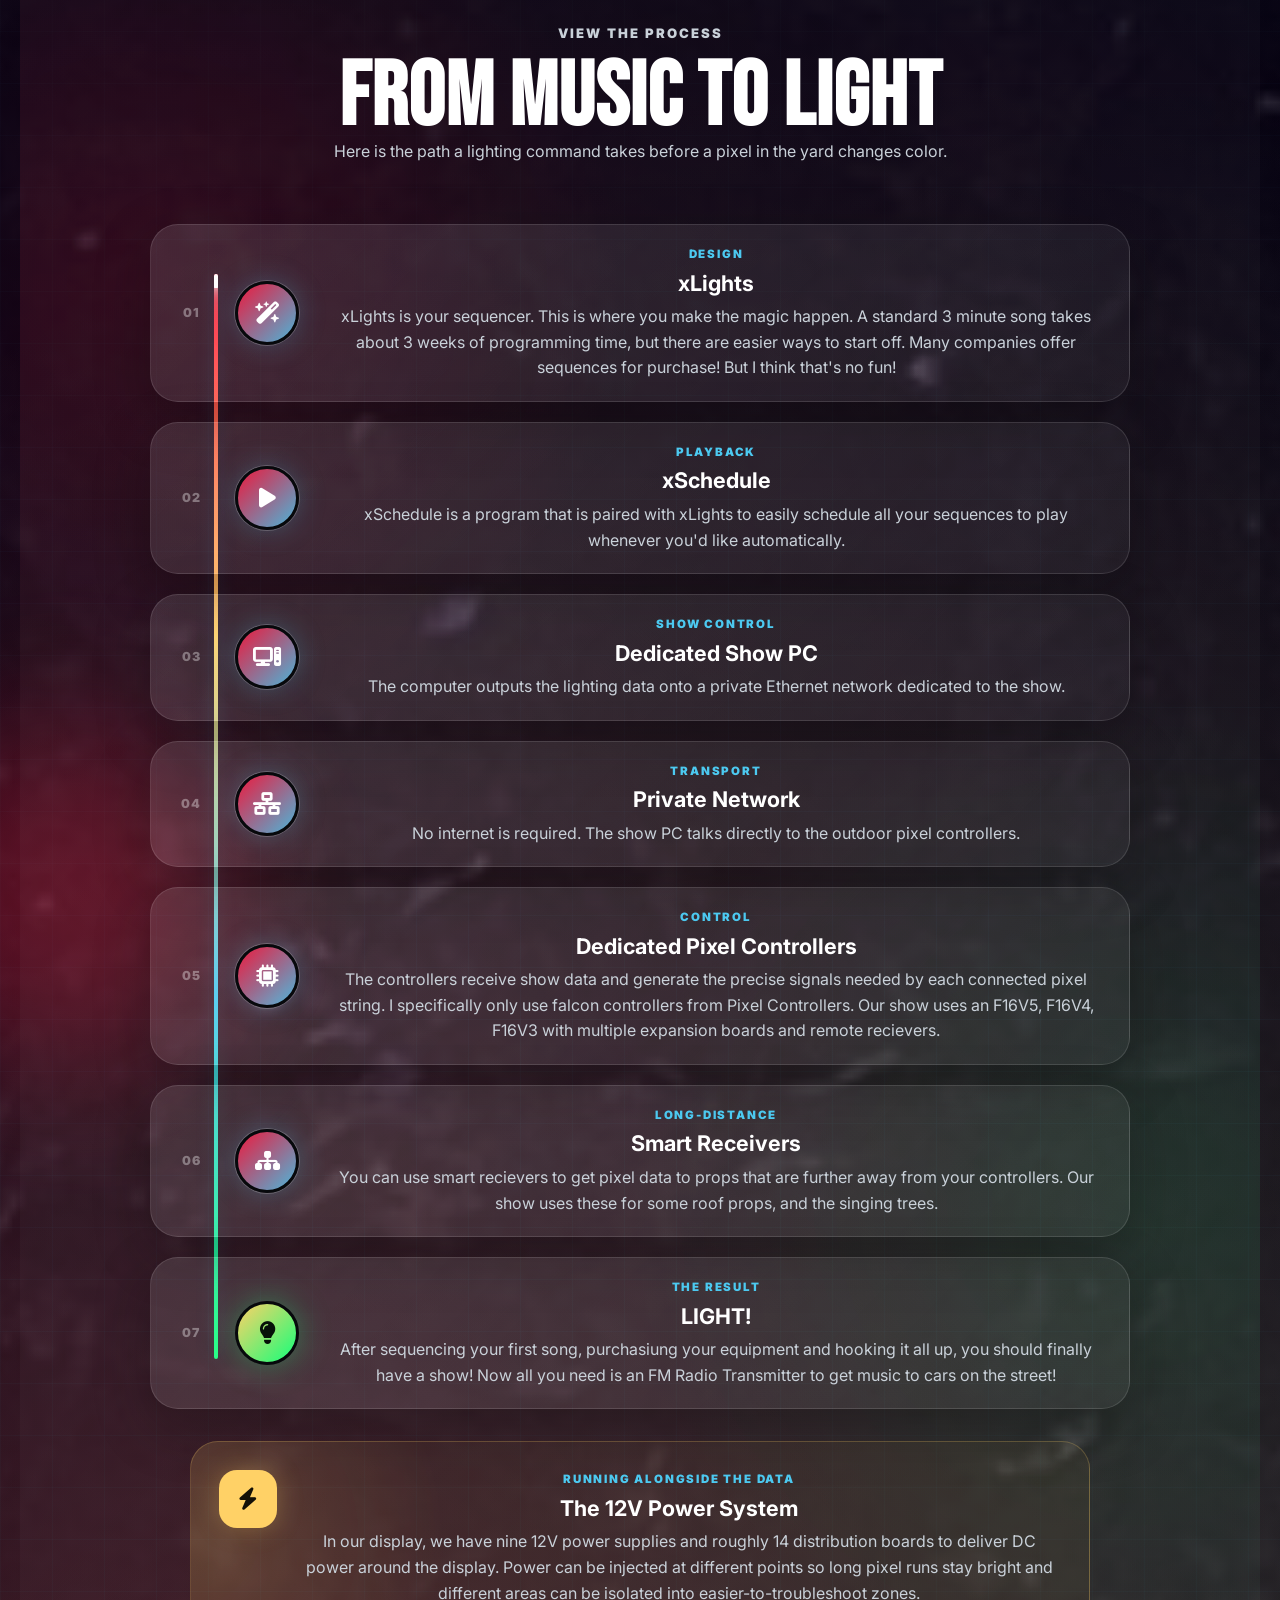
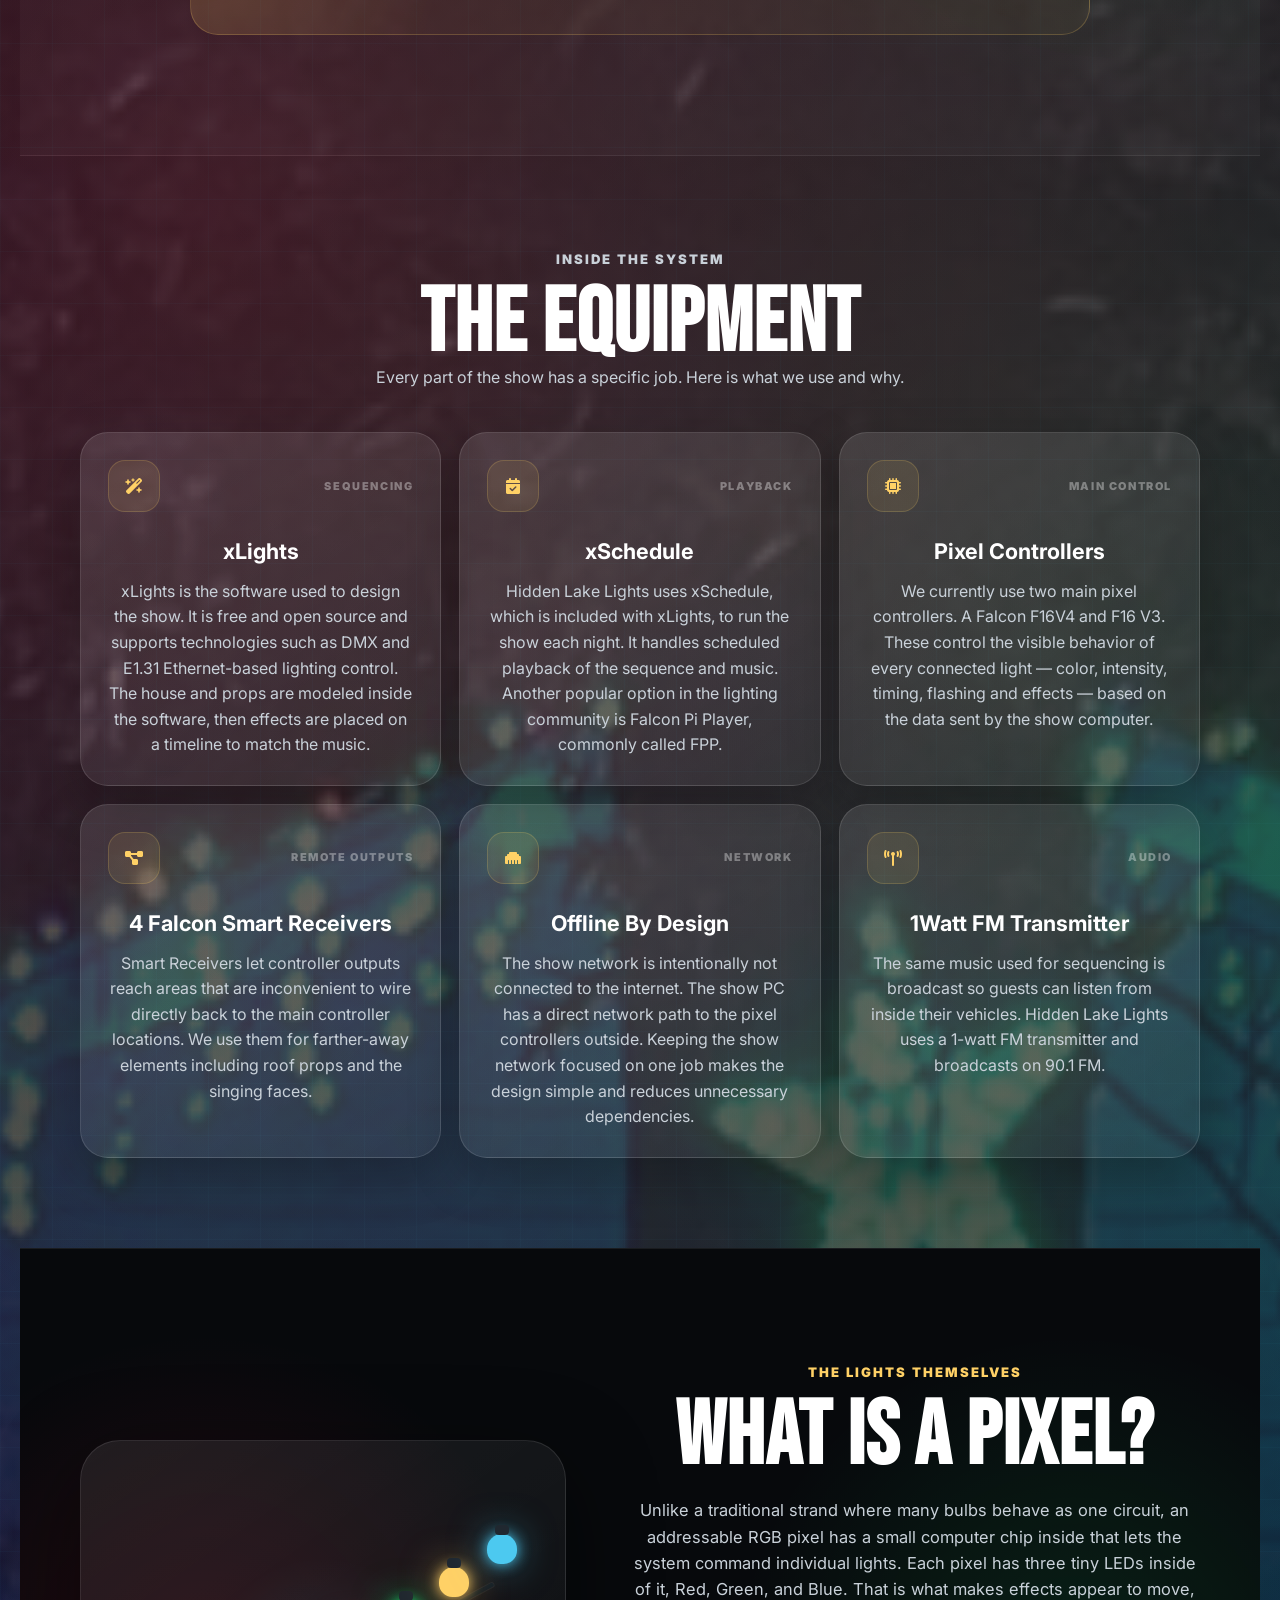
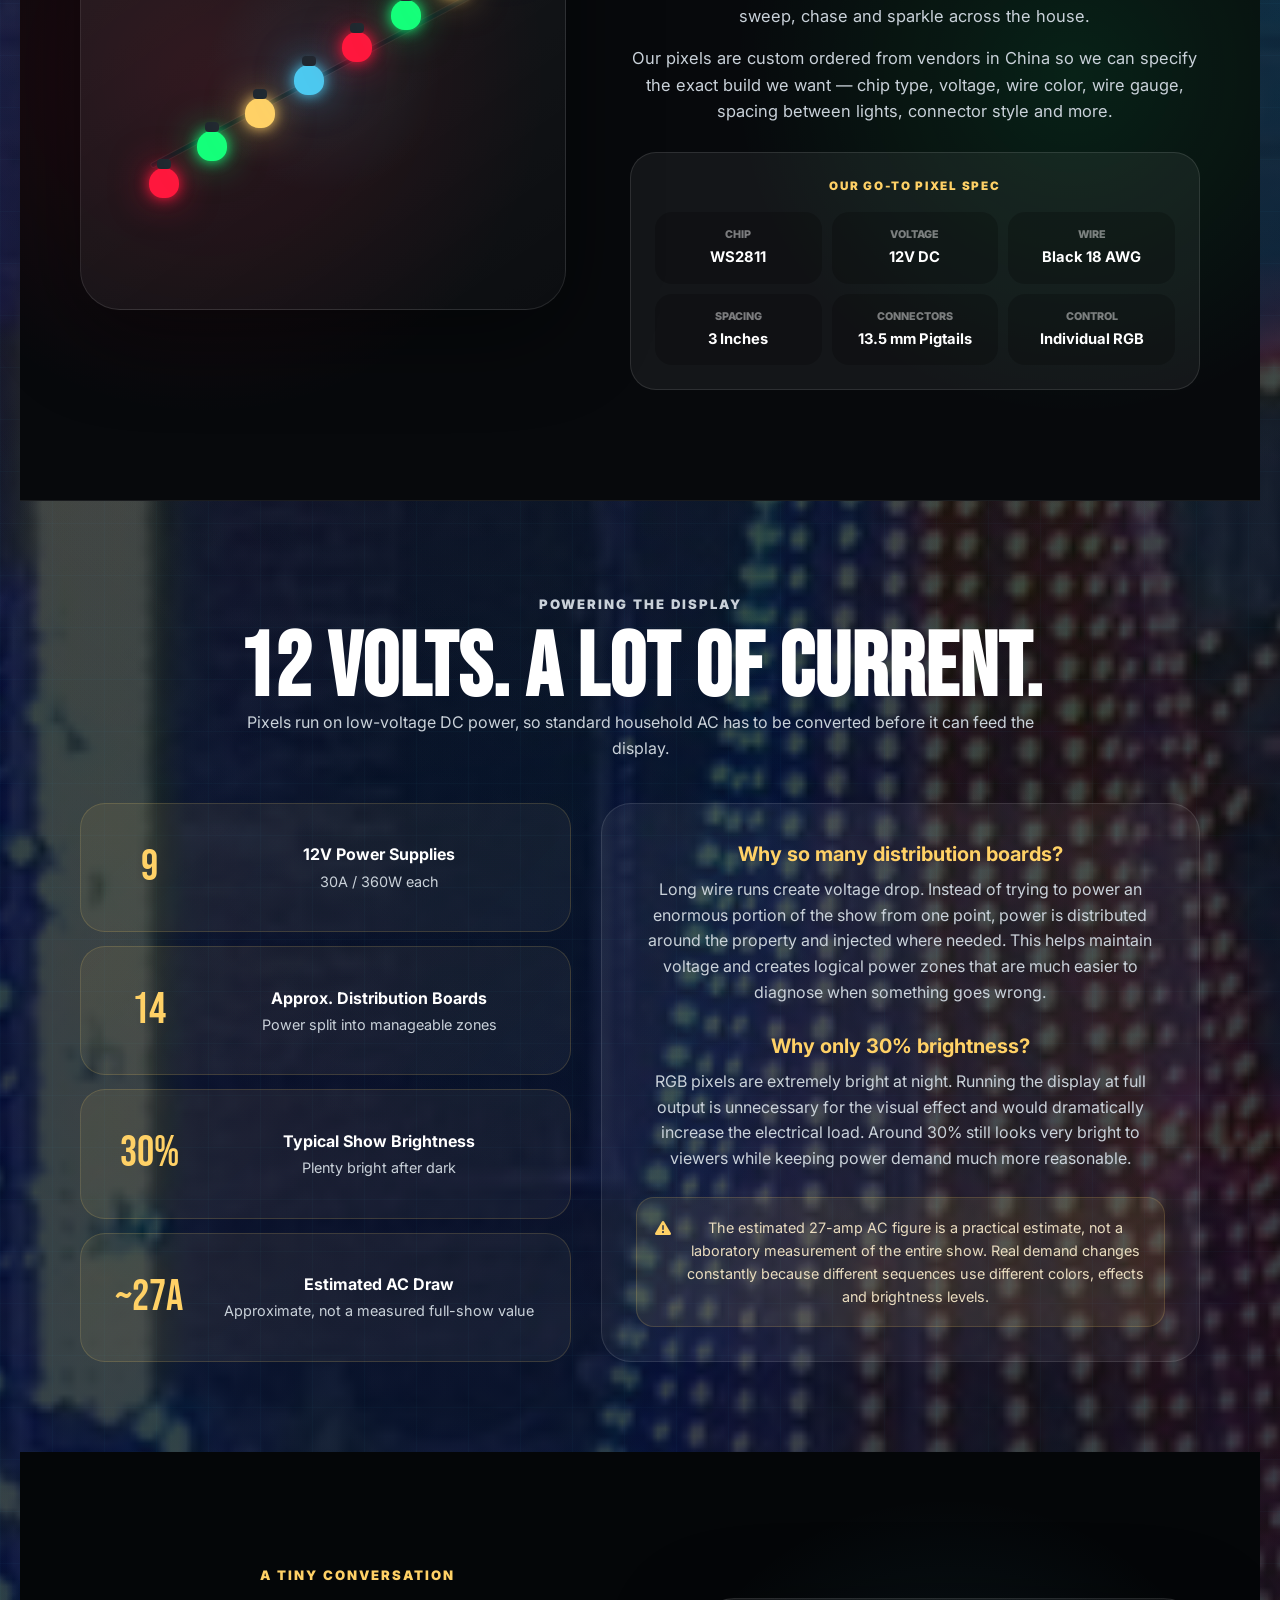
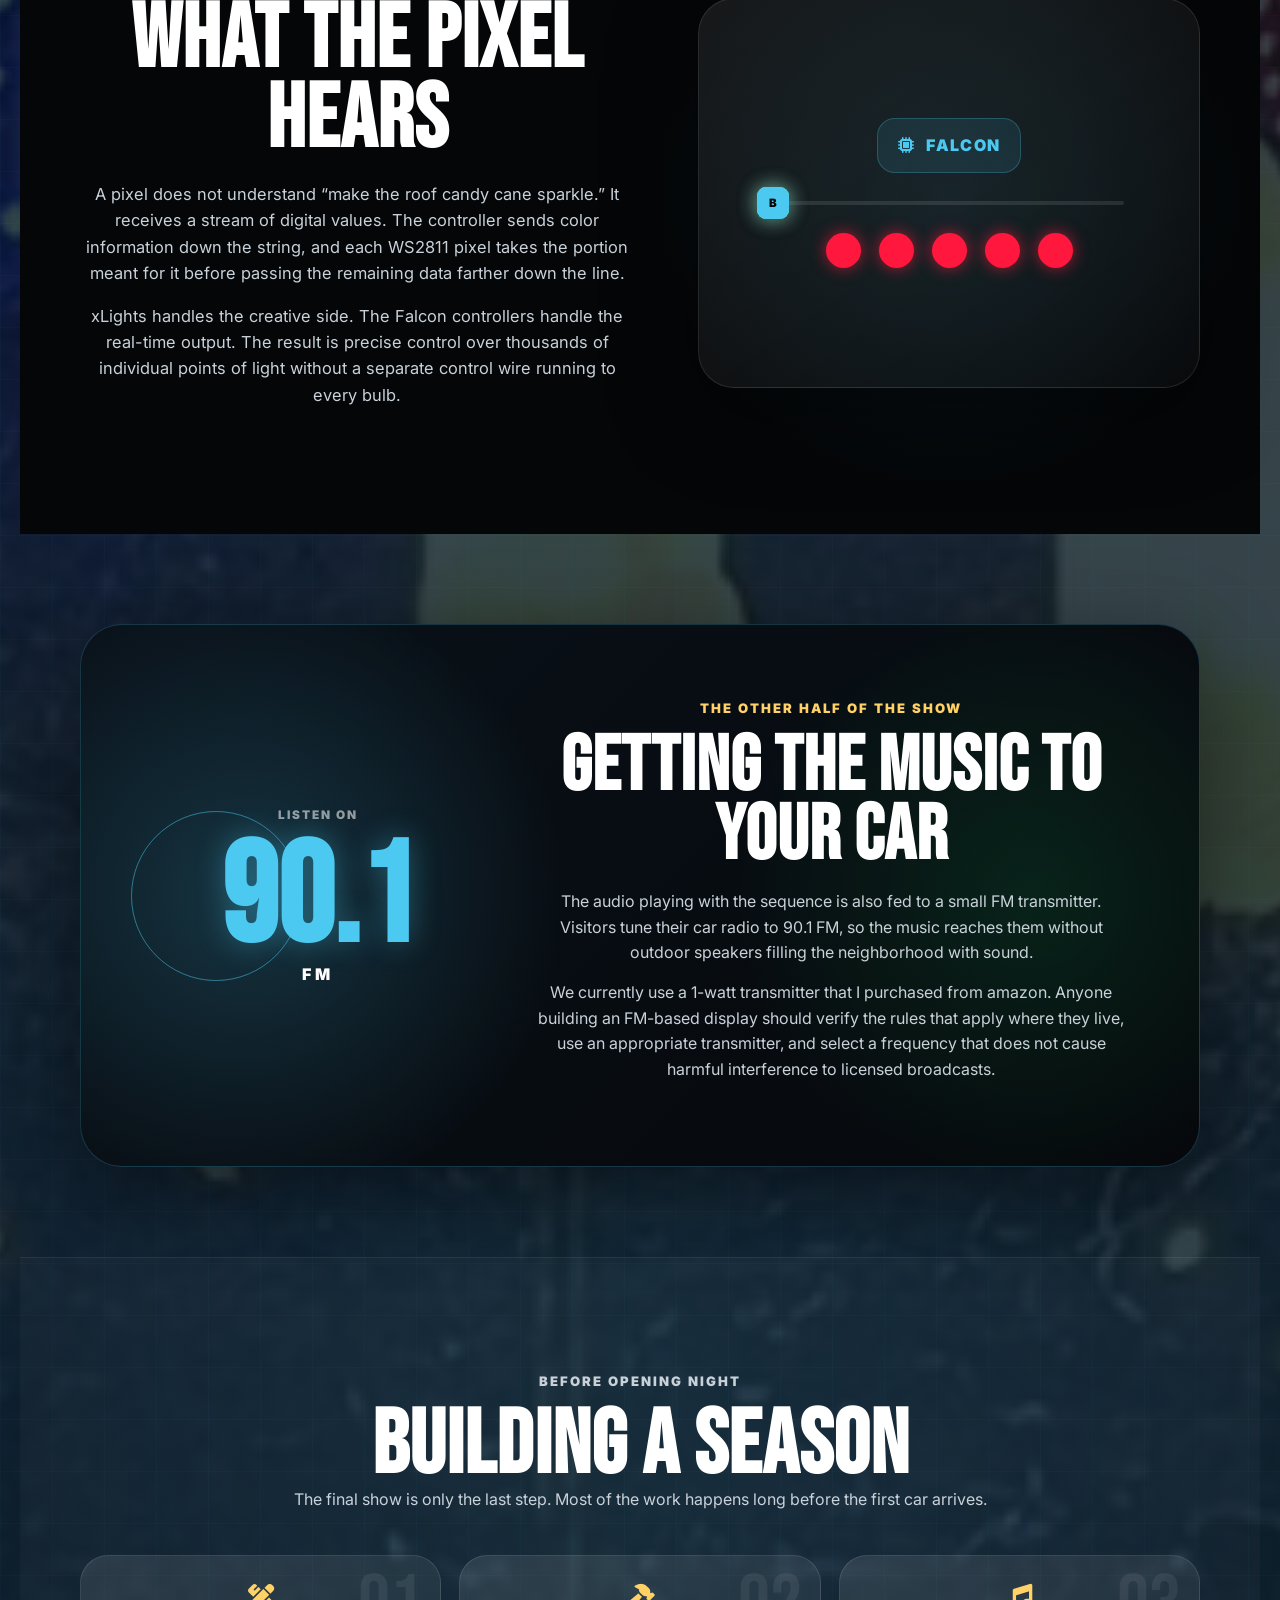
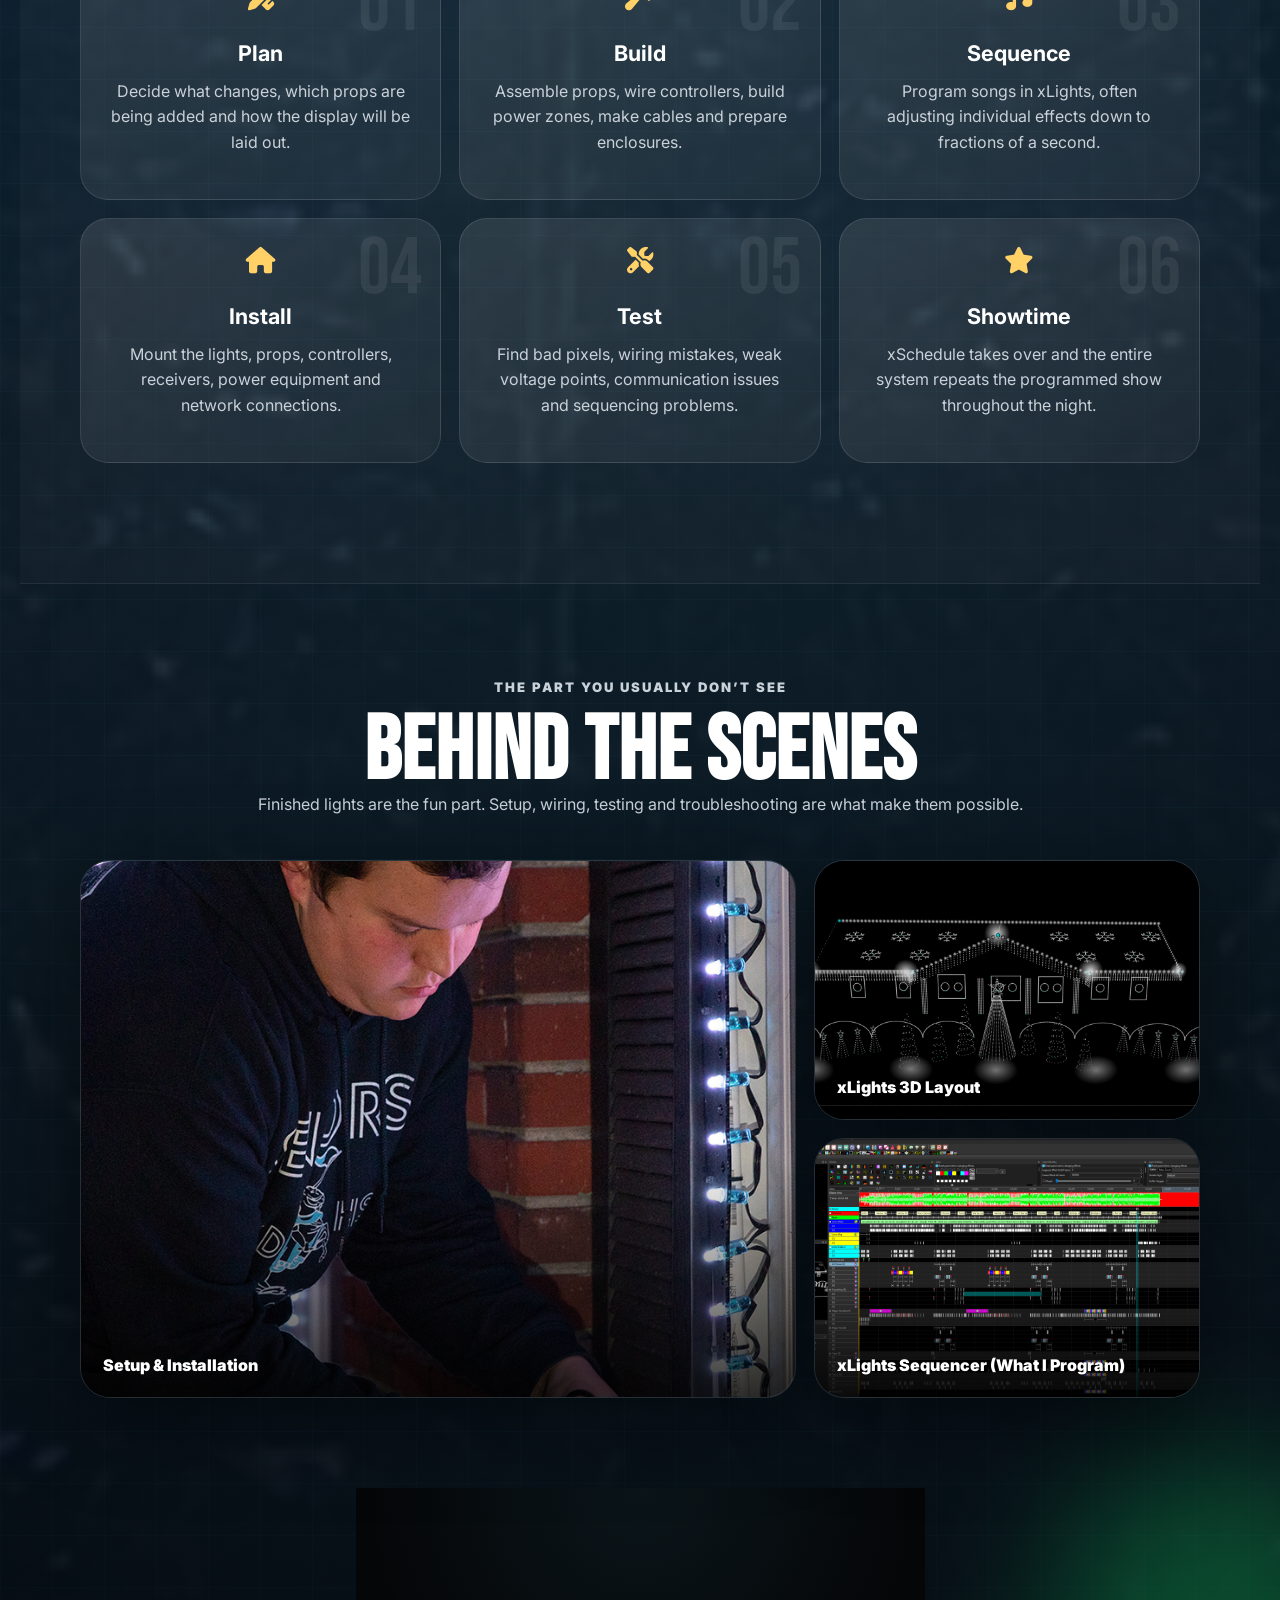
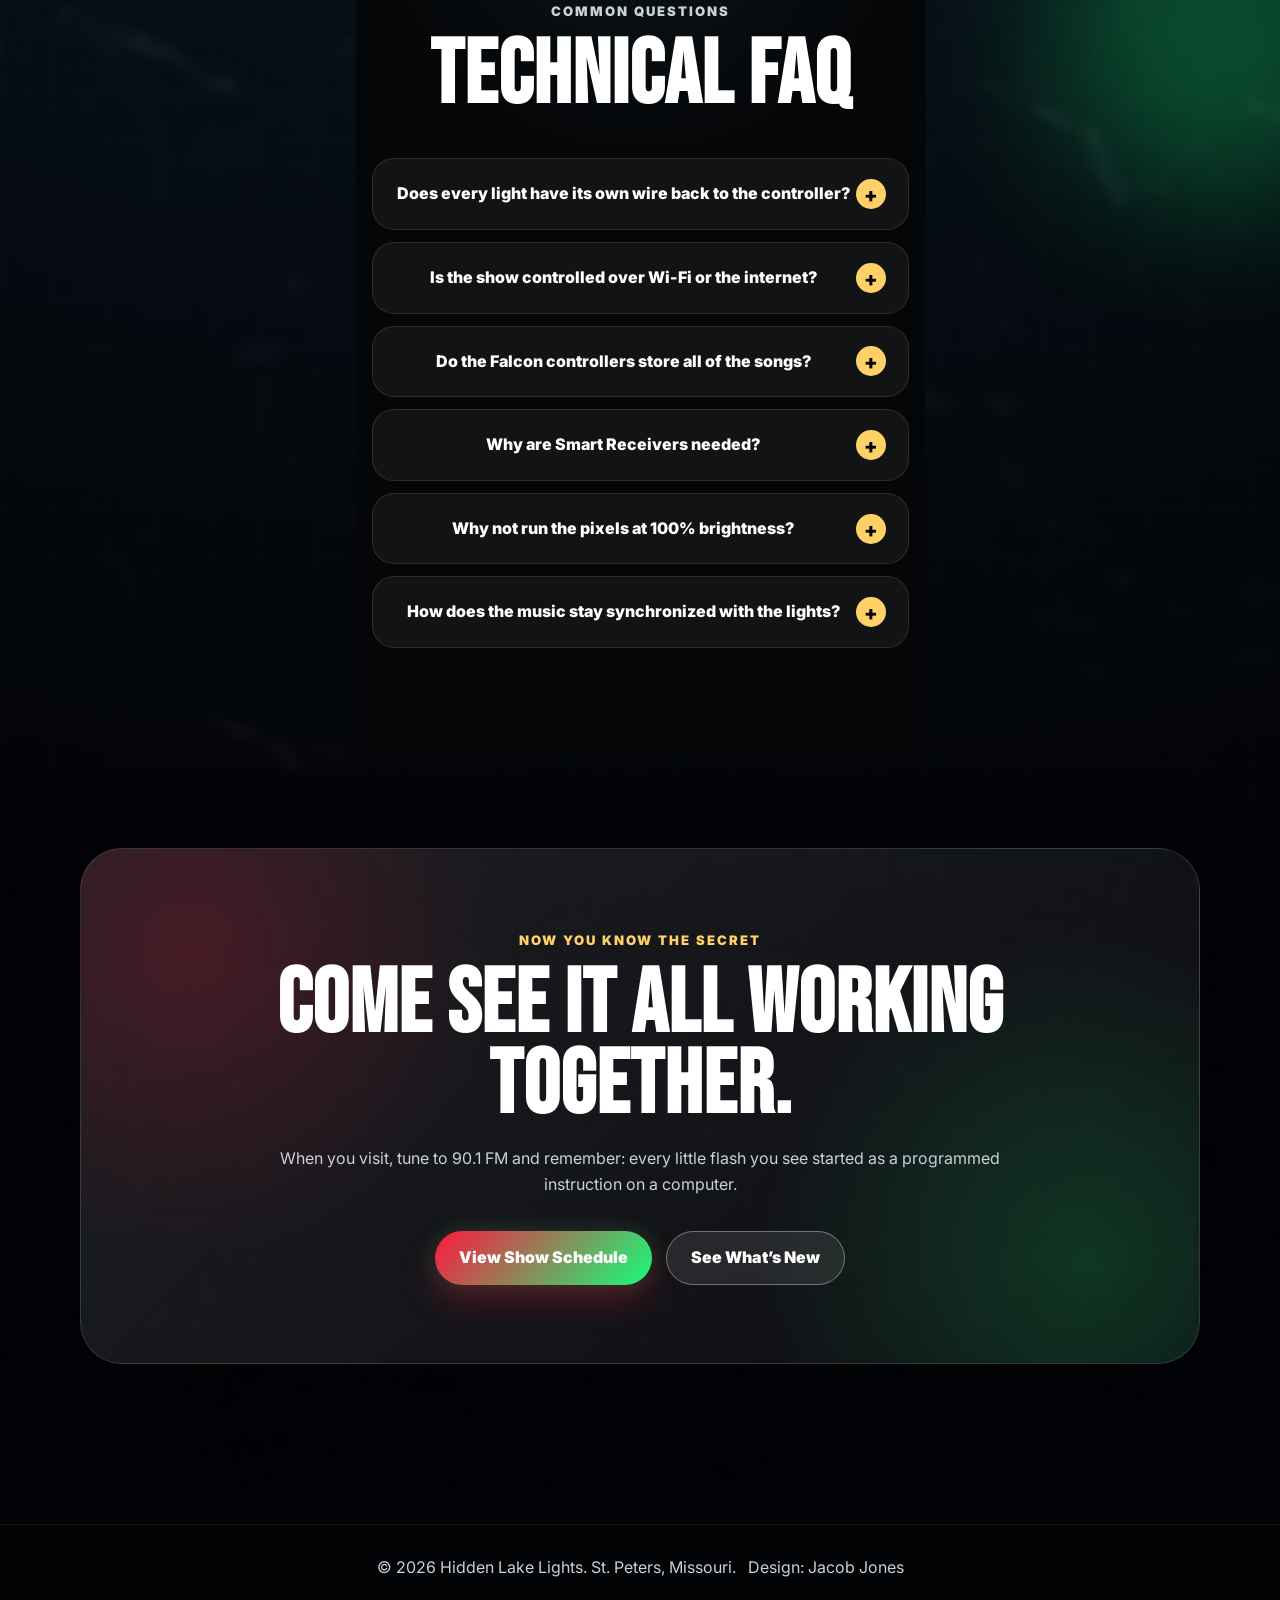
<file: how-its-done.html>
<!DOCTYPE html>
<html lang="en">
<head>
  <meta charset="UTF-8" />
  <meta name="viewport" content="width=device-width, initial-scale=1.0" />

  <title>How It’s Done | Hidden Lake Lights</title>
  <meta name="description" content="Go behind the scenes at Hidden Lake Lights and see how xLights, Falcon controllers, smart receivers, power distribution, RGB pixels, networking, and 90.1 FM work together." />
  <meta name="keywords" content="Hidden Lake Lights, xLights, xSchedule, Falcon F16V3, Falcon F16V4, WS2811 pixels, Christmas light controller, pixel light show, E1.31, synchronized Christmas lights" />
  <meta name="author" content="Jacob Jones" />
  <meta name="robots" content="index, follow" />
  <meta name="theme-color" content="#050608" />

  <meta property="og:title" content="How It’s Done | Hidden Lake Lights" />
  <meta property="og:description" content="See the technology behind thousands of synchronized pixels at Hidden Lake Lights." />
  <meta property="og:image" content="https://hiddenlakelights.com/images/2025-Christmas-1.JPEG" />
  <meta property="og:url" content="https://hiddenlakelights.com/how-its-done.html" />
  <meta property="og:type" content="website" />

  <meta name="twitter:card" content="summary_large_image" />
  <meta name="twitter:title" content="How It’s Done | Hidden Lake Lights" />
  <meta name="twitter:description" content="A behind-the-scenes look at the controllers, pixels, power, networking, sequencing and FM audio behind Hidden Lake Lights." />
  <meta name="twitter:image" content="https://hiddenlakelights.com/images/2025-Christmas-1.JPEG" />

  <link rel="preconnect" href="https://fonts.googleapis.com">
  <link rel="preconnect" href="https://fonts.gstatic.com" crossorigin>
  <link href="https://fonts.googleapis.com/css2?family=Bebas+Neue&family=Inter:wght@400;600;700;800;900&display=swap" rel="stylesheet">
  <link rel="stylesheet" href="https://cdnjs.cloudflare.com/ajax/libs/font-awesome/6.5.0/css/all.min.css">
  <link rel="icon" type="image/png" href="images/favicon-blue.png">
  <link rel="stylesheet" href="style.css" />
  <link rel="stylesheet" href="how-its-done.css" />
</head>

<body class="how-page">
  <div class="background-glow"></div>
  <div class="snow" aria-hidden="true"></div>

  <div class="top-bar">
    <span class="pulse-dot"></span>
    Behind the scenes at Hidden Lake Lights — see how the show comes to life!
  </div>

  <header class="site-header">
    <nav class="nav">
      <a class="logo" href="index.html">
        <img src="images/favicon-green.png" alt="HLL Logo" class="logo-img">
        <span>Hidden Lake Lights</span>
      </a>

      <button class="menu-btn" id="menuBtn" aria-label="Open menu">☰</button>

      <div class="nav-links" id="navLinks">
        <a href="index.html">Home</a>
        <a href="index.html#about">About</a>
        <a href="index.html#schedule">Schedule</a>
        <a href="index.html#donate">Donate</a>
        <a href="how-its-done.html" class="active-page">How It’s Done</a>
        <a href="whats-new.html">What’s New?</a>
        <a href="halloween.html" class="halloween-btn">🎃 Halloween</a>
      </div>
    </nav>
  </header>

  <main>
    <!-- HERO -->
    <section class="how-hero" id="top">
      <div class="how-hero-grid"></div>
      <div class="how-hero-orb orb-one"></div>
      <div class="how-hero-orb orb-two"></div>

      <div class="how-hero-content reveal">
        <p class="eyebrow">Behind The Lights</p>
        <h1>How It’s Done</h1>
        <p class="how-hero-text">
          Ever wondered how to make your own light show? This page is all about how it's done! I'll walk through how thousands of individually controlled lights, two main pixel controllers, a dedicated show computer, and a whole lot of programming all work together to make Hidden Lake Lights come alive.
        </p>

        <div class="hero-buttons">
          <a class="button primary" href="#signal">View the Process</a>
          <a class="button glass" href="#equipment">Explore The Equipment</a>
        </div>
      </div>

    <!-- QUICK STATS -->
    <section class="how-stats">
      <article class="how-stat reveal">
        <span class="how-stat-icon"><i class="fa-solid fa-lightbulb"></i></span>
        <strong>24,990</strong>
        <p>Christmas Lights</p>
      </article>

      <article class="how-stat reveal">
        <span class="how-stat-icon"><i class="fa-solid fa-microchip"></i></span>
        <strong>3</strong>
        <p>Main Pixel Controllers</p>
      </article>

      <article class="how-stat reveal">
        <span class="how-stat-icon"><i class="fa-solid fa-bolt"></i></span>
        <strong>3,240W</strong>
        <p>Installed DC Supply Capacity</p>
      </article>

      <article class="how-stat reveal">
        <span class="how-stat-icon"><i class="fa-solid fa-radio"></i></span>
        <strong>90.1 FM</strong>
        <p>Show Radio Station</p>
      </article>
    </section>

    <!-- INTRO -->
    <section class="section how-intro">
      <div class="section-heading reveal">
        <p class="eyebrow">It Starts With A Song</p>
        <h2>More Than Just Lights</h2>
        <p>
          A synchronized light show is really several systems working together at the exact same time. The music,
          lighting data, controllers, power system, network, and FM audio all have separate jobs. When everything is
          timed correctly, the result looks simple: the lights dance to the music.
        </p>
      </div>

      <div class="how-intro-callout reveal">
        <div class="callout-icon"><i class="fa-solid fa-circle-info"></i></div>
        <div>
          <strong>IMPORTANT:</strong>
          <p>
            These pixel lights are not meant for normal consumer use. They require computer programming and special electrical equipment to operate. Failure to do so may cause serious issues, and could be dangerous.
          </p>
        </div>
      </div>
    </section>

    <!-- SIGNAL FLOW -->
    <section class="how-signal-section" id="signal">
      <div class="section-heading reveal">
        <p class="eyebrow">View The Process</p>
        <h2>From Music To Light</h2>
        <p>Here is the path a lighting command takes before a pixel in the yard changes color.</p>
      </div>

      <div class="signal-flow reveal">
        <div class="signal-line" aria-hidden="true">
          <span class="signal-pulse"></span>
        </div>

        <article class="signal-node">
          <div class="signal-number">01</div>
          <div class="signal-icon"><i class="fa-solid fa-wand-magic-sparkles"></i></div>
          <div class="signal-copy">
            <p class="signal-kicker">Design</p>
            <h3>xLights</h3>
            <p>xLights is your sequencer. This is where you make the magic happen. A standard 3 minute song takes about 3 weeks of programming time, but there are easier ways to start off. Many companies offer sequences for purchase! But I think that's no fun!</p>
          </div>
        </article>

        <article class="signal-node">
          <div class="signal-number">02</div>
          <div class="signal-icon"><i class="fa-solid fa-play"></i></div>
          <div class="signal-copy">
            <p class="signal-kicker">Playback</p>
            <h3>xSchedule</h3>
            <p>xSchedule is a program that is paired with xLights to easily schedule all your sequences to play whenever you'd like automatically.</p>
          </div>
        </article>

        <article class="signal-node">
          <div class="signal-number">03</div>
          <div class="signal-icon"><i class="fa-solid fa-computer"></i></div>
          <div class="signal-copy">
            <p class="signal-kicker">Show Control</p>
            <h3>Dedicated Show PC</h3>
            <p>The computer outputs the lighting data onto a private Ethernet network dedicated to the show.</p>
          </div>
        </article>

        <article class="signal-node">
          <div class="signal-number">04</div>
          <div class="signal-icon"><i class="fa-solid fa-network-wired"></i></div>
          <div class="signal-copy">
            <p class="signal-kicker">Transport</p>
            <h3>Private Network</h3>
            <p>No internet is required. The show PC talks directly to the outdoor pixel controllers.</p>
          </div>
        </article>

        <article class="signal-node">
          <div class="signal-number">05</div>
          <div class="signal-icon"><i class="fa-solid fa-microchip"></i></div>
          <div class="signal-copy">
            <p class="signal-kicker">Control</p>
            <h3>Dedicated Pixel Controllers</h3>
            <p>The controllers receive show data and generate the precise signals needed by each connected pixel string. I specifically only use falcon controllers from <a href="https://pixelcontroller.com/store/">Pixel Controllers</a>. Our show uses an F16V5, F16V4, F16V3 with multiple expansion boards and remote recievers.</p>
          </div>
        </article>

        <article class="signal-node">
          <div class="signal-number">06</div>
          <div class="signal-icon"><i class="fa-solid fa-sitemap"></i></div>
          <div class="signal-copy">
            <p class="signal-kicker">Long-Distance</p>
            <h3>Smart Receivers</h3>
            <p>You can use smart recievers to get pixel data to props that are further away from your controllers. Our show uses these for some roof props, and the singing trees.</p>
          </div>
        </article>

        <article class="signal-node signal-final">
          <div class="signal-number">07</div>
          <div class="signal-icon"><i class="fa-solid fa-lightbulb"></i></div>
          <div class="signal-copy">
            <p class="signal-kicker">The Result</p>
            <h3>LIGHT!</h3>
            <p>After sequencing your first song, purchasiung your equipment and hooking it all up, you should finally have a show! Now all you need is an FM Radio Transmitter to get music to cars on the street!</p>
          </div>
        </article>
      </div>

      <div class="power-parallel reveal">
        <span class="power-parallel-icon"><i class="fa-solid fa-bolt"></i></span>
        <div>
          <p class="signal-kicker">Running Alongside The Data</p>
          <h3>The 12V Power System</h3>
          <p>
             In our display, we have nine 12V power supplies and roughly 14 distribution boards to deliver DC power around the display. Power can
            be injected at different points so long pixel runs stay bright and different areas can be isolated into
            easier-to-troubleshoot zones.
          </p>
        </div>
      </div>
    </section>

    <!-- EQUIPMENT -->
    <section class="section" id="equipment">
      <div class="section-heading reveal">
        <p class="eyebrow">Inside The System</p>
        <h2>The Equipment</h2>
        <p>Every part of the show has a specific job. Here is what we use and why.</p>
      </div>

      <div class="tech-grid">
        <article class="tech-card reveal">
          <div class="tech-card-top">
            <span><i class="fa-solid fa-wand-magic-sparkles"></i></span>
            <small>SEQUENCING</small>
          </div>
          <h3>xLights</h3>
          <p>
            xLights is the software used to design the show. It is free and open source and supports technologies such
            as DMX and E1.31 Ethernet-based lighting control. The house and props are modeled inside the software, then
            effects are placed on a timeline to match the music.
          </p>
        </article>

        <article class="tech-card reveal">
          <div class="tech-card-top">
            <span><i class="fa-solid fa-calendar-check"></i></span>
            <small>PLAYBACK</small>
          </div>
          <h3>xSchedule</h3>
          <p>
            Hidden Lake Lights uses xSchedule, which is included with xLights, to run the show each night. It handles
            scheduled playback of the sequence and music. Another popular option in the lighting community is Falcon Pi
            Player, commonly called FPP.
          </p>
        </article>

        <article class="tech-card reveal">
          <div class="tech-card-top">
            <span><i class="fa-solid fa-microchip"></i></span>
            <small>MAIN CONTROL</small>
          </div>
          <h3>Pixel Controllers</h3>
          <p>
            We currently use two main pixel controllers. A Falcon F16V4 and F16 V3. These control the visible behavior of every connected light —
            color, intensity, timing, flashing and effects — based on the data sent by the show computer.
          </p>
        </article>

        <article class="tech-card reveal">
          <div class="tech-card-top">
            <span><i class="fa-solid fa-diagram-project"></i></span>
            <small>REMOTE OUTPUTS</small>
          </div>
          <h3>4 Falcon Smart Receivers</h3>
          <p>
            Smart Receivers let controller outputs reach areas that are inconvenient to wire directly back to the main
            controller locations. We use them for farther-away elements including roof props and the singing faces.
          </p>
        </article>

        <article class="tech-card reveal">
          <div class="tech-card-top">
            <span><i class="fa-solid fa-ethernet"></i></span>
            <small>NETWORK</small>
          </div>
          <h3>Offline By Design</h3>
          <p>
            The show network is intentionally not connected to the internet. The show PC has a direct network path to
            the pixel controllers outside. Keeping the show network focused on one job makes the design simple and
            reduces unnecessary dependencies.
          </p>
        </article>

        <article class="tech-card reveal">
          <div class="tech-card-top">
            <span><i class="fa-solid fa-tower-broadcast"></i></span>
            <small>AUDIO</small>
          </div>
          <h3>1Watt FM Transmitter</h3>
          <p>
            The same music used for sequencing is broadcast so guests can listen from inside their vehicles. Hidden
            Lake Lights uses a 1-watt FM transmitter and broadcasts on 90.1 FM.
          </p>
        </article>
      </div>
    </section>

    <!-- PIXELS -->
    <section class="how-feature-band" id="pixels">
      <div class="how-feature-inner">
        <div class="feature-visual pixel-visual reveal" aria-hidden="true">
          <div class="pixel-wire"></div>
          <span class="demo-pixel p1"></span>
          <span class="demo-pixel p2"></span>
          <span class="demo-pixel p3"></span>
          <span class="demo-pixel p4"></span>
          <span class="demo-pixel p5"></span>
          <span class="demo-pixel p6"></span>
          <span class="demo-pixel p7"></span>
          <span class="demo-pixel p8"></span>
        </div>

        <div class="feature-copy reveal">
          <p class="eyebrow">The Lights Themselves</p>
          <h2>What Is A Pixel?</h2>
          <p>
            Unlike a traditional strand where many bulbs behave as one circuit, an addressable RGB pixel has a small
            computer chip inside that lets the system command individual lights. Each pixel has three tiny LEDs inside of it, Red, Green, and Blue. That is what makes effects appear to move,
            sweep, chase and sparkle across the house.
          </p>
          <p>
            Our pixels are custom ordered from vendors in China so we can specify the exact build we want — chip type, voltage,
            wire color, wire gauge, spacing between lights, connector style and more.
          </p>

          <div class="spec-box">
            <p class="spec-title">OUR GO-TO PIXEL SPEC</p>
            <div class="spec-grid">
              <div><span>Chip</span><strong>WS2811</strong></div>
              <div><span>Voltage</span><strong>12V DC</strong></div>
              <div><span>Wire</span><strong>Black 18 AWG</strong></div>
              <div><span>Spacing</span><strong>3 Inches</strong></div>
              <div><span>Connectors</span><strong>13.5 mm Pigtails</strong></div>
              <div><span>Control</span><strong>Individual RGB</strong></div>
            </div>
          </div>
        </div>
      </div>
    </section>

    <!-- POWER -->
    <section class="section power-section" id="power">
      <div class="section-heading reveal">
        <p class="eyebrow">Powering The Display</p>
        <h2>12 Volts. A Lot Of Current.</h2>
        <p>
          Pixels run on low-voltage DC power, so standard household AC has to be converted before it can feed the
          display.
        </p>
      </div>

      <div class="power-layout">
        <div class="power-stack reveal">
          <article class="power-stat-card">
            <span>9</span>
            <div><strong>12V Power Supplies</strong><p>30A / 360W each</p></div>
          </article>
          <article class="power-stat-card">
            <span>14</span>
            <div><strong>Approx. Distribution Boards</strong><p>Power split into manageable zones</p></div>
          </article>
          <article class="power-stat-card">
            <span>30%</span>
            <div><strong>Typical Show Brightness</strong><p>Plenty bright after dark</p></div>
          </article>
          <article class="power-stat-card">
            <span>~27A</span>
            <div><strong>Estimated AC Draw</strong><p>Approximate, not a measured full-show value</p></div>
          </article>
        </div>

        <div class="power-explainer reveal">
          <h3>Why so many distribution boards?</h3>
          <p>
            Long wire runs create voltage drop. Instead of trying to power an enormous portion of the show from one
            point, power is distributed around the property and injected where needed. This helps maintain voltage and
            creates logical power zones that are much easier to diagnose when something goes wrong.
          </p>

          <h3>Why only 30% brightness?</h3>
          <p>
            RGB pixels are extremely bright at night. Running the display at full output is unnecessary for the visual
            effect and would dramatically increase the electrical load. Around 30% still looks very bright to viewers
            while keeping power demand much more reasonable.
          </p>

          <div class="warning-note">
            <i class="fa-solid fa-triangle-exclamation"></i>
            <p>
              The estimated 27-amp AC figure is a practical estimate, not a laboratory measurement of the entire show.
              Real demand changes constantly because different sequences use different colors, effects and brightness
              levels.
            </p>
          </div>
        </div>
      </div>
    </section>

    <!-- HOW PIXEL DATA WORKS -->
    <section class="how-data-section">
      <div class="how-data-inner">
        <div class="feature-copy reveal">
          <p class="eyebrow">A Tiny Conversation</p>
          <h2>What The Pixel Hears</h2>
          <p>
            A pixel does not understand “make the roof candy cane sparkle.” It receives a stream of digital values. The
            controller sends color information down the string, and each WS2811 pixel takes the portion meant for it
            before passing the remaining data farther down the line.
          </p>
          <p>
            xLights handles the creative side. The Falcon controllers handle the real-time output. The result is precise
            control over thousands of individual points of light without a separate control wire running to every bulb.
          </p>
        </div>

        <div class="data-demo reveal" aria-label="Animated RGB pixel data illustration">
          <div class="data-source">
            <i class="fa-solid fa-microchip"></i>
            <span>FALCON</span>
          </div>
          <div class="data-stream">
            <span class="packet packet-r">R</span>
            <span class="packet packet-g">G</span>
            <span class="packet packet-b">B</span>
          </div>
          <div class="data-pixels">
            <span></span><span></span><span></span><span></span><span></span>
          </div>
        </div>
      </div>
    </section>

    <!-- FM -->
    <section class="section fm-section" id="fm">
      <div class="fm-card reveal">
        <div class="fm-frequency">
          <span>LISTEN ON</span>
          <strong>90.1</strong>
          <small>FM</small>
        </div>

        <div class="fm-copy">
          <p class="eyebrow">The Other Half Of The Show</p>
          <h2>Getting The Music To Your Car</h2>
          <p>
            The audio playing with the sequence is also fed to a small FM transmitter. Visitors tune their car radio to
            90.1 FM, so the music reaches them without outdoor speakers filling the neighborhood with sound.
          </p>
          <p>
            We currently use a 1-watt transmitter that I purchased from amazon. Anyone building an FM-based
            display should verify the rules that apply where they live, use an appropriate transmitter, and select a
            frequency that does not cause harmful interference to licensed broadcasts.
          </p>
        </div>

        <div class="fm-rings" aria-hidden="true"><span></span><span></span><span></span></div>
      </div>
    </section>

    <!-- BUILD PROCESS -->
    <section class="how-process-section" id="process">
      <div class="section-heading reveal">
        <p class="eyebrow">Before Opening Night</p>
        <h2>Building A Season</h2>
        <p>The final show is only the last step. Most of the work happens long before the first car arrives.</p>
      </div>

      <div class="process-grid">
        <article class="process-card reveal">
          <span>01</span><i class="fa-solid fa-pen-ruler"></i><h3>Plan</h3>
          <p>Decide what changes, which props are being added and how the display will be laid out.</p>
        </article>
        <article class="process-card reveal">
          <span>02</span><i class="fa-solid fa-hammer"></i><h3>Build</h3>
          <p>Assemble props, wire controllers, build power zones, make cables and prepare enclosures.</p>
        </article>
        <article class="process-card reveal">
          <span>03</span><i class="fa-solid fa-music"></i><h3>Sequence</h3>
          <p>Program songs in xLights, often adjusting individual effects down to fractions of a second.</p>
        </article>
        <article class="process-card reveal">
          <span>04</span><i class="fa-solid fa-house"></i><h3>Install</h3>
          <p>Mount the lights, props, controllers, receivers, power equipment and network connections.</p>
        </article>
        <article class="process-card reveal">
          <span>05</span><i class="fa-solid fa-screwdriver-wrench"></i><h3>Test</h3>
          <p>Find bad pixels, wiring mistakes, weak voltage points, communication issues and sequencing problems.</p>
        </article>
        <article class="process-card reveal">
          <span>06</span><i class="fa-solid fa-star"></i><h3>Showtime</h3>
          <p>xSchedule takes over and the entire system repeats the programmed show throughout the night.</p>
        </article>
      </div>
    </section>

    <!-- BEHIND THE SCENES -->
    <section class="section behind-scenes-section">
      <div class="section-heading reveal">
        <p class="eyebrow">The Part You Usually Don’t See</p>
        <h2>Behind The Scenes</h2>
        <p>Finished lights are the fun part. Setup, wiring, testing and troubleshooting are what make them possible.</p>
      </div>

      <div class="behind-scenes-grid reveal">
        <div class="behind-photo behind-main">
          <img src="images/me-setup.jpg" alt="Hidden Lake Lights setup work">
          <span>Setup & Installation</span>
        </div>
        <div class="behind-photo">
          <img src="images/xLights layout.png" alt="Hidden Lake Lights Christmas display">
          <span>xLights 3D Layout</span>
        </div>
        <div class="behind-photo">
          <img src="images/xLights Sequencer.png" alt="Hidden Lake Lights in action">
          <span>xLights Sequencer (What I Program)</span>
        </div>
      </div>
    </section>

    <!-- FAQ -->
    <section class="faq-section" id="faq">
      <div class="section-heading reveal">
        <p class="eyebrow">Common Questions</p>
        <h2>Technical FAQ</h2>
      </div>

      <div class="faq-list">
        <details class="faq-item reveal">
          <summary>Does every light have its own wire back to the controller?</summary>
          <p>No. Pixels are daisy-chained. Data moves down a string from one pixel to the next, which allows thousands of lights to be individually controlled without thousands of separate home-run cables.</p>
        </details>

        <details class="faq-item reveal">
          <summary>Is the show controlled over Wi-Fi or the internet?</summary>
          <p>No. Hidden Lake Lights uses a dedicated, offline network between the show computer and the pixel controllers. The show does not need an internet connection to run.</p>
        </details>

        <details class="faq-item reveal">
          <summary>Do the Falcon controllers store all of the songs?</summary>
          <p>In our setup, xSchedule on the show PC handles playback. The Falcon controllers receive the live lighting data and output it to the pixels.</p>
        </details>

        <details class="faq-item reveal">
          <summary>Why are Smart Receivers needed?</summary>
          <p>They let us place pixel outputs closer to props that are physically farther from the main controller locations, including roof elements and singing faces.</p>
        </details>

        <details class="faq-item reveal">
          <summary>Why not run the pixels at 100% brightness?</summary>
          <p>They are already extremely bright after dark. Full brightness would add a huge amount of unnecessary glare and electrical demand. The show typically runs around 30% brightness.</p>
        </details>

        <details class="faq-item reveal">
          <summary>How does the music stay synchronized with the lights?</summary>
          <p>The sequence and audio share the same timeline. xSchedule plays the show from the computer while the lighting data is sent to the controllers in real time.</p>
        </details>
      </div>
    </section>

    <!-- CTA -->
    <section class="section how-cta-section">
      <div class="how-cta reveal">
        <p class="eyebrow">Now You Know The Secret</p>
        <h2>Come See It All Working Together.</h2>
        <p>When you visit, tune to 90.1 FM and remember: every little flash you see started as a programmed instruction on a computer.</p>
        <div class="hero-buttons">
          <a class="button primary" href="index.html#schedule">View Show Schedule</a>
          <a class="button glass" href="whats-new.html">See What’s New</a>
        </div>
      </div>
    </section>
  </main>

  <footer>
    <p>© <span id="year"></span> Hidden Lake Lights. St. Peters, Missouri. &nbsp; Design: Jacob Jones</p>
  </footer>

  <script src="script.js"></script>
</body>
</html>
</file>
<file: style.css>
/* =====================================================
  HIDDEN LAKE LIGHTS WEBSITE
  FULL STYLE.CSS
===================================================== */

:root {
  --red: #ff173d;
  --deep-red: #9b0018;
  --green: #14ff7a;
  --deep-green: #007a3d;
  --gold: #ffd166;
  --blue: #4cc9f0;
  --dark: #050608;
  --dark-2: #0b0f14;
  --panel: rgba(255, 255, 255, 0.08);
  --panel-strong: rgba(255, 255, 255, 0.13);
  --white: #ffffff;
  --muted: #c9d1d9;
  --shadow: 0 24px 90px rgba(0, 0, 0, 0.45);
  --radius: 28px;
}

/* ===== RESET ===== */
* {
  margin: 0;
  padding: 0;
  box-sizing: border-box;
}

html {
  scroll-behavior: smooth;
  scroll-padding-top: 90px;
}

body {
  font-family: "Inter", Arial, Helvetica, sans-serif;
  background:
    radial-gradient(circle at 20% 10%, rgba(255, 23, 61, 0.08), transparent 40%),
    radial-gradient(circle at 80% 20%, rgba(20, 255, 122, 0.06), transparent 42%),
    linear-gradient(180deg, #050608 0%, #090b0f 45%, #050608 100%);
  color: var(--white);
  line-height: 1.6;
  overflow-x: hidden;
}

a {
  color: inherit;
  text-decoration: none;
}

strong {
  color: var(--gold);
}

/* ===== BACKGROUND EFFECTS ===== */
.background-glow {
  position: fixed;
  inset: 0;
  z-index: -3;
  pointer-events: none;
  background:
    radial-gradient(circle at 12% 20%, rgba(255, 23, 61, 0.08), transparent 34%),
    radial-gradient(circle at 85% 18%, rgba(20, 255, 122, 0.06), transparent 34%),
    radial-gradient(circle at 50% 90%, rgba(76, 201, 240, 0.06), transparent 38%);
  filter: blur(8px);
}

.snow {
  position: fixed;
  inset: 0;
  z-index: -2;
  pointer-events: none;
  opacity: 0.25;
  background-image:
    radial-gradient(circle, white 0 1px, transparent 1.5px),
    radial-gradient(circle, var(--gold) 0 1px, transparent 1.5px),
    radial-gradient(circle, var(--green) 0 1px, transparent 1.5px),
    radial-gradient(circle, var(--red) 0 1px, transparent 1.5px);
  background-size: 120px 120px, 180px 180px, 240px 240px, 300px 300px;
  animation: drift 18s linear infinite;
}

@keyframes drift {
  from {
    background-position: 0 0, 30px 60px, 80px 20px, 140px 80px;
  }

  to {
    background-position: 0 420px, 30px 500px, 80px 460px, 140px 540px;
  }
}

/* ===== TOP BAR ===== */
.top-bar {
  position: relative;
  z-index: 2000;
  background: linear-gradient(90deg, var(--deep-red), var(--red), var(--green), var(--deep-green));
  background-size: 300% 100%;
  animation: gradientMove 6s ease-in-out infinite;
  text-align: center;
  padding: 10px 16px;
  font-weight: 900;
  letter-spacing: 0.4px;
  box-shadow: 0 8px 30px rgba(255, 23, 61, 0.2);
}

@keyframes gradientMove {
  0%, 100% {
    background-position: left;
  }

  50% {
    background-position: right;
  }
}

.pulse-dot {
  display: inline-block;
  width: 10px;
  height: 10px;
  margin-right: 8px;
  border-radius: 50%;
  background: var(--gold);
  box-shadow: 0 0 18px var(--gold);
  animation: pulse 1.4s infinite;
}

@keyframes pulse {
  0%, 100% {
    transform: scale(1);
    opacity: 1;
  }

  50% {
    transform: scale(1.45);
    opacity: 0.65;
  }
}

/* ===== NAVBAR ===== */
.site-header {
  position: sticky;
  top: 0;
  z-index: 1500;
  background: rgba(5, 6, 8, 0.74);
  backdrop-filter: blur(18px);
  border-bottom: 1px solid rgba(255, 255, 255, 0.12);
}

.nav {
  max-width: 1180px;
  margin: 0 auto;
  padding: 16px 18px;
  display: flex;
  justify-content: space-between;
  align-items: center;
}

.logo {
  display: inline-flex;
  align-items: center;
  gap: 12px;
  font-weight: 950;
  text-transform: uppercase;
  letter-spacing: 1px;
}

.logo-bulb {
  width: 34px;
  height: 34px;
  border-radius: 50%;
  background:
    radial-gradient(circle at 30% 25%, white, var(--gold) 18%, var(--red) 45%, var(--green) 78%);
  box-shadow:
    0 0 12px var(--gold),
    0 0 30px rgba(20, 255, 122, 0.5);
}

.nav-links {
  display: flex;
  gap: 14px;
  font-weight: 800;
  font-size: 0.94rem;
}

.nav-links a {
  position: relative;
  display: inline-flex;
  align-items: center;
  justify-content: center;
  padding: 9px 15px;
  border-radius: 999px;
  background: rgba(255, 255, 255, 0.08);
  border: 1px solid rgba(255, 255, 255, 0.16);
  color: white;
  font-weight: 900;
  overflow: visible;
  transition: 0.25s ease;
}

.nav-links a::after {
  display: none;
}

.nav-links a:hover {
  color: white;
  transform: translateY(-2px) scale(1.04);
  background: linear-gradient(135deg, rgba(255, 23, 61, 0.85), rgba(20, 255, 122, 0.75));
  box-shadow:
    0 0 14px rgba(255, 23, 61, 0.55),
    0 0 24px rgba(20, 255, 122, 0.35);
}

.menu-btn {
  display: none;
  background: rgba(255, 255, 255, 0.08);
  color: white;
  border: 1px solid rgba(255,255,255,0.28);
  padding: 8px 13px;
  border-radius: 12px;
  font-size: 1.25rem;
  cursor: pointer;
}

/* ===== HALLOWEEN NAV BUTTON ===== */
.halloween-btn {
  position: relative;
  isolation: isolate;
  background: linear-gradient(135deg, #ff6a00, #7a0000) !important;
  border: 1px solid rgba(255, 106, 0, 0.9) !important;
  color: #fff !important;
  text-shadow:
    0 0 8px #ff6a00,
    0 0 18px #ff0000;
  box-shadow:
    0 0 12px rgba(255, 106, 0, 0.85),
    0 0 26px rgba(255, 0, 0, 0.55);
  animation: halloweenPulse 1.25s infinite ease-in-out;
}

.halloween-btn::before {
  content: "";
  position: absolute;
  left: 18%;
  bottom: -12px;
  width: 8px;
  height: 18px;
  background: #8b0000;
  border-radius: 0 0 999px 999px;
  box-shadow:
    26px 5px 0 #b00000,
    55px -3px 0 #700000,
    82px 7px 0 #a00000;
  z-index: -1;
  animation: bloodDrip 1.6s infinite ease-in-out;
}

.halloween-btn::after {
  content: "";
  position: absolute;
  left: 31%;
  bottom: -22px;
  width: 7px;
  height: 7px;
  background: #b00000;
  border-radius: 50%;
  box-shadow:
    42px 6px 0 #7a0000,
    74px -2px 0 #b00000;
  z-index: -1;
  animation: bloodDrops 1.6s infinite ease-in-out;
}

@keyframes halloweenPulse {
  0%, 100% {
    transform: scale(1);
    box-shadow:
      0 0 10px rgba(255, 106, 0, 0.8),
      0 0 24px rgba(255, 0, 0, 0.45);
  }

  50% {
    transform: scale(1.07);
    box-shadow:
      0 0 20px rgba(255, 106, 0, 1),
      0 0 42px rgba(255, 0, 0, 0.8);
  }
}

@keyframes bloodDrip {
  0%, 100% {
    height: 14px;
    opacity: 0.85;
  }

  50% {
    height: 24px;
    opacity: 1;
  }
}

@keyframes bloodDrops {
  0%, 100% {
    transform: translateY(0);
    opacity: 0.65;
  }

  50% {
    transform: translateY(6px);
    opacity: 1;
  }
}

/* ===== MAIN HERO ===== */
.hero {
  position: relative;
  min-height: 92vh;
  display: grid;
  place-items: center;
  text-align: center;
  overflow: hidden;
  isolation: isolate;
  padding: 90px 20px 120px;
  background:
    linear-gradient(rgba(0, 0, 0, 0.42), rgba(0, 0, 0, 0.78)),
    url("images/2025-Christmas-1.JPEG") center/cover no-repeat;
  clip-path: polygon(0 0, 100% 0, 100% 91%, 0 100%);
}

.hero-overlay {
  position: absolute;
  inset: 0;
  z-index: -1;
  background:
    radial-gradient(circle at 25% 35%, rgba(255, 23, 61, 0.18), transparent 38%),
    radial-gradient(circle at 78% 42%, rgba(20, 255, 122, 0.14), transparent 36%),
    linear-gradient(120deg, rgba(5, 6, 8, 0.88) 0%, transparent 52%, rgba(5, 6, 8, 0.76) 100%);
}

.hero-content {
  max-width: 1000px;
}

.eyebrow {
  display: inline-flex;
  align-items: center;
  justify-content: center;
  color: var(--gold);
  text-transform: uppercase;
  letter-spacing: 2px;
  font-size: 0.82rem;
  font-weight: 950;
  margin-bottom: 14px;
}

.hero h1 {
  font-family: "Bebas Neue", Arial, sans-serif;
  font-size: clamp(4.4rem, 13vw, 12rem);
  line-height: 0.82;
  letter-spacing: 1px;
  text-transform: uppercase;
  text-shadow:
    0 0 12px rgba(255, 255, 255, 0.32),
    0 0 34px rgba(255, 23, 61, 0.45),
    0 0 60px rgba(20, 255, 122, 0.25);
}

.hero-text {
  max-width: 780px;
  margin: 24px auto 0;
  color: #ecf3f7;
  font-size: clamp(1.05rem, 2vw, 1.35rem);
}

.hero-buttons {
  margin-top: 34px;
  display: flex;
  justify-content: center;
  gap: 14px;
  flex-wrap: wrap;
}

.button {
  display: inline-flex;
  align-items: center;
  justify-content: center;
  min-height: 48px;
  padding: 13px 24px;
  border-radius: 999px;
  font-weight: 950;
  transition: 0.25s ease;
}

.button.primary {
  background: linear-gradient(135deg, var(--red), var(--green));
  box-shadow:
    0 15px 35px rgba(255, 23, 61, 0.25),
    0 0 25px rgba(20, 255, 122, 0.16);
}

.button.glass {
  border: 1px solid rgba(255,255,255,0.35);
  background: rgba(255,255,255,0.09);
  backdrop-filter: blur(12px);
}

.button:hover {
  transform: translateY(-3px) scale(1.02);
  filter: brightness(1.12);
}

.light-string {
  position: absolute;
  top: 24px;
  left: 50%;
  width: min(980px, 92vw);
  display: flex;
  justify-content: space-between;
  transform: translateX(-50%);
  z-index: 2;
  pointer-events: none;
}

.light-string::before {
  content: "";
  position: absolute;
  top: 8px;
  left: 0;
  right: 0;
  height: 2px;
  background: rgba(255,255,255,0.35);
}

.light-string span {
  position: relative;
  width: 16px;
  height: 26px;
  margin-top: 8px;
  border-radius: 50% 50% 45% 45%;
  background: var(--red);
  box-shadow: 0 0 18px var(--red), 0 0 36px var(--red);
  animation: bulbBlink 1.8s infinite;
}

.light-string span:nth-child(2n) {
  background: var(--green);
  box-shadow: 0 0 18px var(--green), 0 0 36px var(--green);
  animation-delay: 0.35s;
}

.light-string span:nth-child(3n) {
  background: var(--gold);
  box-shadow: 0 0 18px var(--gold), 0 0 36px var(--gold);
  animation-delay: 0.65s;
}

@keyframes bulbBlink {
  0%, 100% {
    opacity: 1;
    filter: brightness(1.2);
  }

  50% {
    opacity: 0.45;
    filter: brightness(0.7);
  }
}

.scroll-cue {
  position: absolute;
  bottom: 170px;
  color: rgba(255,255,255,0.72);
  font-size: 0.78rem;
  text-transform: uppercase;
  letter-spacing: 2px;
  animation: bounce 1.4s infinite;
}

@keyframes bounce {
  0%, 100% {
    transform: translateY(0);
  }

  50% {
    transform: translateY(8px);
  }
}

/* ===== STATS ===== */
.stats-wrap {
  width: min(1120px, calc(100% - 32px));
  margin: -84px auto 80px;
  position: relative;
  z-index: 10;
  display: grid;
  grid-template-columns: repeat(4, 1fr);
  gap: 16px;
}

.stat-card {
  padding: 26px 20px;
  text-align: center;
  border-radius: var(--radius);
  background: linear-gradient(180deg, rgba(255,255,255,0.17), rgba(255,255,255,0.07));
  border: 1px solid rgba(255,255,255,0.18);
  box-shadow: var(--shadow);
  backdrop-filter: blur(18px);
}

.stat-icon {
  font-size: 1.8rem;
}

.stat-card h3 {
  margin-top: 8px;
  color: var(--gold);
  font-size: clamp(1.7rem, 3vw, 2.5rem);
  line-height: 1;
}

.stat-card p {
  color: var(--muted);
  font-weight: 700;
  margin-top: 6px;
}

/* ===== GENERAL SECTIONS ===== */
.section,
.split-section,
.donation-section {
  width: min(1120px, calc(100% - 32px));
  margin: 0 auto;
  padding: 90px 0;
}

.section-heading {
  text-align: center;
  max-width: 820px;
  margin: 0 auto 42px;
}

h2 {
  font-family: "Bebas Neue", Arial, sans-serif;
  font-size: clamp(3rem, 7vw, 6.6rem);
  line-height: 0.9;
  letter-spacing: 1px;
  text-transform: uppercase;
}

.section-heading p,
.split-text p,
.donation-card p,
.feature p,
.contact-card p {
  color: var(--muted);
}

/* ===== ABOUT ===== */
.split-section {
  display: grid;
  grid-template-columns: 1fr 1fr;
  gap: 42px;
  align-items: center;
}

.split-text {
  padding: 34px;
  border-radius: var(--radius);
  background: rgba(255,255,255,0.055);
  border: 1px solid rgba(255,255,255,0.1);
}

.feature-list {
  display: grid;
  gap: 15px;
  margin-top: 26px;
}

.feature {
  display: flex;
  gap: 14px;
  padding: 16px;
  border-radius: 20px;
  background: rgba(255,255,255,0.07);
  border: 1px solid rgba(255,255,255,0.08);
}

.feature span {
  width: 42px;
  height: 42px;
  flex: 0 0 42px;
  display: grid;
  place-items: center;
  border-radius: 50%;
  background: linear-gradient(135deg, rgba(255,23,61,0.9), rgba(20,255,122,0.9));
}

.feature h4 {
  font-size: 1.05rem;
  margin-bottom: 2px;
}

.diagonal-photo {
  min-height: 540px;
  border-radius: 38px;
  background-size: cover;
  background-position: center;
  border: 1px solid rgba(255,255,255,0.14);
  box-shadow: var(--shadow);
  clip-path: polygon(10% 0, 100% 7%, 90% 100%, 0 93%);
}

.about-photo {
  background-image:
    linear-gradient(rgba(0,0,0,0.1), rgba(0,0,0,0.34)),
    url("images/about-us-hll.jpg");
}

/* ===== STACKED ABOUT PHOTOS ===== */
.about-photo-stack {
  display: flex;
  flex-direction: column;
  align-items: center;
  gap: 34px;

  margin-top: -45px;
  padding-top: 35px;
}

.about-photo-stack .about-photo {
  width: 100%;
  min-height: 420px;

  background-position: center 20%;

  transform: rotate(4deg);

  transition: 0.3s ease;
}

.about-photo-second {
  width: 78%;
  border-radius: 28px;
  overflow: hidden;
  border: 1px solid rgba(255,255,255,0.14);
  box-shadow:
    0 24px 90px rgba(0,0,0,0.45),
    0 0 30px rgba(255,23,61,0.15);
  transform: rotate(-5deg);
  transition: transform 0.3s ease, filter 0.3s ease;
}

.about-photo-second img {
  width: 100%;
  display: block;
  object-fit: cover;
}

.about-photo-stack .about-photo:hover,
.about-photo-second:hover {
  transform: scale(1.03) rotate(0deg);
  filter: brightness(1.08);
}


/* ===== PANELS ===== */
.dark-panel {
  width: 100%;
  max-width: none;
  padding: 110px 16px;
  background:
    linear-gradient(135deg, rgba(255, 23, 61, 0.13), transparent 32%),
    linear-gradient(225deg, rgba(20, 255, 122, 0.12), transparent 32%),
    rgba(255,255,255,0.035);
  border-top: 1px solid rgba(255,255,255,0.08);
  border-bottom: 1px solid rgba(255,255,255,0.08);
}

/* ===== SCHEDULE ===== */
.schedule-grid {
  width: min(1120px, calc(100% - 32px));
  margin: 0 auto;
  display: grid;
  grid-template-columns: repeat(3, 1fr);
  gap: 18px;
}

.schedule-card {
  position: relative;
  padding: 34px 24px;
  text-align: center;
  border-radius: var(--radius);
  background: linear-gradient(180deg, rgba(255,255,255,0.14), rgba(255,255,255,0.06));
  border: 1px solid rgba(255,255,255,0.14);
  box-shadow: var(--shadow);
  overflow: hidden;
}

.schedule-card::before {
  content: "";
  position: absolute;
  inset: -2px;
  z-index: -1;
  background: linear-gradient(135deg, transparent, rgba(255,23,61,0.4), rgba(20,255,122,0.35), transparent);
  opacity: 0;
  transition: 0.25s ease;
}

.schedule-card:hover::before,
.schedule-card.featured::before {
  opacity: 1;
}

.schedule-card h3 {
  color: var(--gold);
  font-size: 1.35rem;
}

.schedule-card p {
  margin-top: 12px;
  font-size: clamp(1.6rem, 3vw, 2.35rem);
  font-weight: 950;
}

.tag {
  display: inline-flex;
  margin-bottom: 14px;
  padding: 6px 12px;
  border-radius: 999px;
  background: rgba(255, 209, 102, 0.18);
  color: var(--gold);
  font-size: 0.75rem;
  font-weight: 950;
  text-transform: uppercase;
}

/* ===== DONATION ===== */
.donation-card {
  position: relative;
  padding: clamp(38px, 7vw, 76px);
  text-align: center;
  border-radius: 42px;
  background:
    linear-gradient(135deg, rgba(155,0,24,0.88), rgba(0,122,61,0.82)),
    url("images/Christmas-2023_edited.png") center/cover no-repeat;
  box-shadow:
    0 30px 90px rgba(0,0,0,0.52),
    0 0 55px rgba(255,23,61,0.18);
  overflow: hidden;
}

.donation-card::after {
  content: "";
  position: absolute;
  inset: 0;
  background:
    radial-gradient(circle at 25% 20%, rgba(255,255,255,0.18), transparent 26%),
    radial-gradient(circle at 78% 70%, rgba(255,209,102,0.16), transparent 28%);
  pointer-events: none;
}

.donation-card > * {
  position: relative;
  z-index: 1;
}

.donation-card h2 {
  max-width: 900px;
  margin: 0 auto 18px;
}

.donation-card p {
  max-width: 760px;
  margin: 0 auto 28px;
  color: #f3f3f3;
}

/* ===== GALLERY ===== */
.gallery-grid {
  display: grid;
  grid-template-columns: 1.15fr 0.85fr 1fr;
  grid-auto-rows: 260px;
  gap: 18px;
}

.gallery-photo {
  position: relative;
  border-radius: 30px;
  background-size: cover;
  background-position: center;
  border: 1px solid rgba(255,255,255,0.12);
  box-shadow: var(--shadow);
  overflow: hidden;
  transition: 0.3s ease;
}

.gallery-photo::after {
  content: "";
  position: absolute;
  inset: 0;
  background: linear-gradient(180deg, transparent 35%, rgba(0,0,0,0.72));
}

.gallery-photo span {
  position: absolute;
  left: 20px;
  bottom: 18px;
  z-index: 1;
  font-weight: 950;
  color: white;
}

.gallery-photo:hover {
  transform: translateY(-6px) scale(1.01);
  filter: brightness(1.1);
}

.photo-one {
  grid-row: span 2;
  background-image: url("images/2025-Christmas-1.JPEG");
}

.photo-two {
  background-image: url("images/2025-happy-new-year.jpg");
}

.photo-three {
  background-image: url("images/2025-christmas-2.JPG");
}

.photo-four {
  grid-column: span 2;
  background-image: url("images/2020-christmas-1.jpg");
}

/* ===== CONTACT ===== */
.contact-section {
  padding-top: 40px;
}

.contact-grid {
  display: grid;
  grid-template-columns: repeat(3, 1fr);
  gap: 18px;
}

.contact-card {
  display: block;
  padding: 30px 22px;
  text-align: center;
  border-radius: var(--radius);
  background: var(--panel);
  border: 1px solid rgba(255,255,255,0.13);
  box-shadow: var(--shadow);
  transition: 0.25s ease;
}

.contact-card span {
  font-size: 2.2rem;
}

.contact-card h3 {
  color: var(--gold);
  margin: 10px 0 4px;
}

.contact-card:hover {
  transform: translateY(-5px);
  background: var(--panel-strong);
}

footer {
  padding: 30px 16px;
  text-align: center;
  color: var(--muted);
  background: #020304;
  border-top: 1px solid rgba(255,255,255,0.08);
}

/* ===== REVEAL ANIMATION ===== */
.reveal {
  opacity: 0;
  transform: translateY(24px);
  transition: opacity 0.75s ease, transform 0.75s ease;
}

.reveal.visible {
  opacity: 1;
  transform: translateY(0);
}

/* =====================================================
  HALLOWEEN PAGE
===================================================== */

body:has(.halloween-hero) {
  background:
    radial-gradient(circle at 20% 15%, rgba(255, 106, 0, 0.22), transparent 28%),
    radial-gradient(circle at 80% 25%, rgba(120, 0, 0, 0.22), transparent 30%),
    linear-gradient(180deg, #050000, #110000 45%, #020000);
}

/* ===== HALLOWEEN NAVBAR ===== */
.halloween-header {
  background: rgba(10, 0, 0, 0.9);
  border-bottom: 1px solid rgba(255, 106, 0, 0.35);
}

.halloween-bulb {
  background:
    radial-gradient(circle at 30% 25%, white, #ffb347 18%, #ff6a00 45%, #7a0000 78%);
  box-shadow:
    0 0 12px #ff6a00,
    0 0 30px rgba(255, 0, 0, 0.7);
}

.halloween-nav-links a {
  background: rgba(255, 106, 0, 0.12);
  border: 1px solid rgba(255, 106, 0, 0.35);
}

.halloween-nav-links a:hover {
  background: linear-gradient(135deg, #ff6a00, #7a0000);
  box-shadow:
    0 0 14px rgba(255, 106, 0, 0.75),
    0 0 26px rgba(255, 0, 0, 0.45);
}

.christmas-btn {
  background: linear-gradient(135deg, #ff173d, #14ff7a) !important;
  border: 1px solid rgba(255, 255, 255, 0.35) !important;
  color: white !important;
  box-shadow:
    0 0 14px rgba(255, 23, 61, 0.55),
    0 0 24px rgba(20, 255, 122, 0.45);
  animation: christmasPulse 1.6s infinite ease-in-out;
}

@keyframes christmasPulse {
  0%, 100% {
    box-shadow:
      0 0 10px rgba(255, 23, 61, 0.5),
      0 0 20px rgba(20, 255, 122, 0.35);
  }

  50% {
    box-shadow:
      0 0 22px rgba(255, 23, 61, 0.9),
      0 0 42px rgba(20, 255, 122, 0.75);
  }
}

/* ===== HALLOWEEN HERO ===== */
.halloween-hero {
  min-height: 92vh;
  padding: 130px 20px 160px;
  display: flex;
  align-items: center;
  justify-content: center;
  text-align: center;
  background:
    linear-gradient(rgba(0, 0, 0, 0.58), rgba(0, 0, 0, 0.92)),
    url("images/halloween-1.jpg") center/cover no-repeat;
  position: relative;
  overflow: hidden;
  isolation: isolate;
  clip-path: none;
}

.halloween-hero::before {
  content: "";
  position: absolute;
  inset: 0;
  z-index: -2;
  background:
    radial-gradient(circle at 22% 34%, rgba(255, 106, 0, 0.18), transparent 32%),
    radial-gradient(circle at 75% 38%, rgba(140, 0, 0, 0.22), transparent 36%),
    linear-gradient(120deg, rgba(0,0,0,0.92), transparent 48%, rgba(0,0,0,0.82));
  animation: hauntedGlow 4s infinite alternate;
}

.halloween-hero::after {
  content: "";
  position: absolute;
  inset: 0;
  z-index: -1;
  background:
    radial-gradient(circle at 20% 80%, rgba(255,255,255,0.12), transparent 25%),
    radial-gradient(circle at 50% 75%, rgba(255,255,255,0.1), transparent 28%),
    radial-gradient(circle at 80% 85%, rgba(255,255,255,0.12), transparent 25%);
  filter: blur(22px);
  opacity: 0.35;
  animation: fogMove 12s linear infinite;
}

.halloween-hero > div:not(.lightning):not(.bats):not(.pumpkin-row) {
  position: relative;
  z-index: 5;
  max-width: 1000px;
  width: 100%;
  margin: 0 auto;
  display: flex;
  flex-direction: column;
  align-items: center;
  justify-content: center;
  text-align: center;
}

/* smaller top pumpkin so title centers better */
.halloween-hero h1 {
  font-family: "Bebas Neue", Arial, sans-serif;
  font-size: clamp(4.8rem, 12vw, 12rem);
  line-height: 0.82;
  color: #ff6a00;
  text-transform: uppercase;
  letter-spacing: 2px;
  text-align: center;
  text-shadow:
    0 0 10px #ff6a00,
    0 0 28px #ff0000,
    0 0 60px #7a0000,
    5px 5px 0 #1a0000;
  animation: spookyTitle 2.8s infinite;
}

.halloween-hero p {
  margin-top: 24px;
  font-size: clamp(1.05rem, 2vw, 1.45rem);
  color: #ffe0c2;
  font-weight: 900;
  text-align: center;
  text-shadow:
    0 0 10px rgba(255, 106, 0, 0.8),
    0 0 22px rgba(0, 0, 0, 1);
}

@keyframes fogMove {
  0% {
    transform: translateX(-4%) translateY(1%);
  }

  50% {
    transform: translateX(4%) translateY(-2%);
  }

  100% {
    transform: translateX(-4%) translateY(1%);
  }
}

@keyframes hauntedGlow {
  0% {
    opacity: 0.75;
    filter: brightness(0.9);
  }

  50% {
    opacity: 1;
    filter: brightness(1.25);
  }

  100% {
    opacity: 0.82;
    filter: brightness(0.95);
  }
}

@keyframes spookyTitle {
  0%, 100% {
    transform: translateX(0);
    filter: brightness(1);
  }

  10% {
    transform: translateX(-2px);
  }

  12% {
    transform: translateX(2px);
    filter: brightness(1.45);
  }

  14% {
    transform: translateX(0);
  }

  60% {
    filter: brightness(0.85);
  }

  62% {
    filter: brightness(1.6);
  }
}

/* ===== HALLOWEEN EFFECTS ===== */
.lightning {
  position: absolute !important;
  inset: 0;
  z-index: 4;
  pointer-events: none;
  background: rgba(255, 255, 255, 0.45);
  opacity: 0;
  animation: lightningFlash 7s infinite;
}

@keyframes lightningFlash {
  0%, 88%, 100% {
    opacity: 0;
  }

  89% {
    opacity: 0.65;
  }

  90% {
    opacity: 0;
  }

  91% {
    opacity: 0.35;
  }

  92% {
    opacity: 0;
  }
}

.bats {
  position: absolute !important;
  inset: 0;
  z-index: 4;
  pointer-events: none;
  overflow: hidden;
}

.bat {
  position: absolute;
  left: -80px;
  font-size: 2rem;
  opacity: 0.75;
  filter: drop-shadow(0 0 8px black);
  animation: flyBat 12s linear infinite;
}

.bat:nth-child(1) {
  top: 22%;
  animation-delay: 0s;
}

.bat:nth-child(2) {
  top: 34%;
  animation-delay: 3s;
  font-size: 1.4rem;
}

.bat:nth-child(3) {
  top: 18%;
  animation-delay: 6s;
  font-size: 2.4rem;
}

@keyframes flyBat {
  0% {
    transform: translateX(-100px) translateY(0) scale(1);
  }

  30% {
    transform: translateX(35vw) translateY(-25px) scale(1.15);
  }

  60% {
    transform: translateX(70vw) translateY(18px) scale(0.9);
  }

  100% {
    transform: translateX(110vw) translateY(-10px) scale(1.1);
  }
}

.pumpkin-row {
  position: absolute !important;
  left: 50%;
  bottom: 70px;
  z-index: 5;
  transform: translateX(-50%);
  display: flex;
  gap: 26px;
  pointer-events: none;
}

.pumpkin {
  font-size: clamp(2rem, 5vw, 4rem);
  filter:
    drop-shadow(0 0 10px #ff6a00)
    drop-shadow(0 0 26px #ff0000);
  animation: pumpkinGlow 1.8s infinite alternate;
}

.pumpkin:nth-child(2) {
  animation-delay: 0.4s;
}

.pumpkin:nth-child(3) {
  animation-delay: 0.8s;
}

@keyframes pumpkinGlow {
  from {
    transform: translateY(0) scale(1);
    filter:
      drop-shadow(0 0 8px #ff6a00)
      drop-shadow(0 0 18px #ff0000);
  }

  to {
    transform: translateY(-8px) scale(1.08);
    filter:
      drop-shadow(0 0 18px #ff6a00)
      drop-shadow(0 0 38px #ff0000);
  }
}

/* ===== HALLOWEEN SCHEDULE ===== */
.halloween-schedule {
  background:
    radial-gradient(circle at 20% 20%, rgba(255, 106, 0, 0.25), transparent 30%),
    radial-gradient(circle at 80% 60%, rgba(120, 0, 0, 0.3), transparent 35%),
    #050000;
  position: relative;
  overflow: hidden;
}

.halloween-schedule .section-heading .eyebrow,
.halloween-gallery-section .eyebrow,
.halloween-contact-section .eyebrow {
  color: #ff6a00;
}

.halloween-schedule .schedule-card {
  background: linear-gradient(
    180deg,
    rgba(255, 106, 0, 0.18),
    rgba(120, 0, 0, 0.15)
  );
  border: 1px solid rgba(255, 106, 0, 0.4);
  box-shadow:
    0 0 18px rgba(255, 106, 0, 0.25),
    0 0 40px rgba(120, 0, 0, 0.3);
}

.halloween-schedule .schedule-card::before {
  display: none;
}

.halloween-schedule .schedule-card h3 {
  color: #ff6a00;
}

.halloween-schedule .schedule-card p {
  color: #fff;
}

.halloween-schedule .schedule-card.featured {
  background: linear-gradient(
    135deg,
    rgba(255, 106, 0, 0.35),
    rgba(120, 0, 0, 0.3)
  );
  box-shadow:
    0 0 25px rgba(255, 106, 0, 0.5),
    0 0 60px rgba(120, 0, 0, 0.4);
}

/* ===== HALLOWEEN GALLERY ===== */
.halloween-gallery-section {
  background:
    radial-gradient(circle at center, rgba(255, 106, 0, 0.12), transparent 35%),
    #070000;
  position: relative;
  overflow: hidden;
}

.halloween-photo-one {
  grid-row: span 2;
  background-image: url("images/2025-halloween-1.jpg");
}

.halloween-photo-two {
  background-image: url("images/HLL Halloween 2026-2.JPEG");
}

.halloween-photo-three {
  background-image: url("images/halloween-3.jpeg");
}

.halloween-photo-four {
  grid-column: span 2;
  background-image: url("images/HLL Halloween 2026.JPEG");
}

/* ===== HALLOWEEN CONTACT ===== */
.halloween-contact-section {
  background:
    radial-gradient(circle at center, rgba(255, 106, 0, 0.12), transparent 35%),
    #050000;
}

/* ===== SPOOKY HOVER ===== */
.halloween-schedule .schedule-card:hover,
.halloween-gallery-section .gallery-photo:hover,
.halloween-contact-section .contact-card:hover {
  transform: translateY(-8px) scale(1.03);
  box-shadow:
    0 0 24px rgba(255, 106, 0, 0.45),
    0 0 55px rgba(160, 0, 0, 0.42);
}

/* ===== MOBILE ===== */
@media (max-width: 900px) {
  .menu-btn {
    display: block;
  }

  .nav-links {
    display: none;
    position: absolute;
    top: 74px;
    left: 16px;
    right: 16px;
    flex-direction: column;
    gap: 16px;
    padding: 18px;
    border-radius: 20px;
    background: rgba(5, 6, 8, 0.97);
    border: 1px solid rgba(255,255,255,0.14);
    box-shadow: var(--shadow);
  }

  .nav-links.active {
    display: flex;
  }

  .hero {
    min-height: 86vh;
    clip-path: polygon(0 0, 100% 0, 100% 95%, 0 100%);
  }

  .light-string {
    top: 18px;
  }

  .stats-wrap,
  .split-section,
  .schedule-grid,
  .contact-grid {
    grid-template-columns: 1fr;
  }

  .stats-wrap {
    margin-top: 24px;
  }

  .split-section {
    padding-top: 40px;
  }

  .diagonal-photo {
    min-height: 340px;
  }

  .gallery-grid {
    grid-template-columns: 1fr;
    grid-auto-rows: 280px;
  }

  .photo-one,
  .photo-four,
  .halloween-photo-one,
  .halloween-photo-four {
    grid-row: auto;
    grid-column: auto;
  }

  .halloween-hero {
    min-height: 86vh;
    padding: 110px 18px 150px;
  }

  .pumpkin-row {
    bottom: 48px;
    gap: 14px;
  }

  .bat {
    font-size: 1.5rem;
  }
}

@media (max-width: 520px) {
  .top-bar {
    font-size: 0.85rem;
  }

  .hero h1 {
    font-size: 4.2rem;
  }

  .hero-text {
    font-size: 1rem;
  }

  .section,
  .split-section,
  .donation-section {
    padding: 64px 0;
  }

  .split-text {
    padding: 22px;
  }

  .halloween-hero h1 {
    font-size: 4.4rem;
  }
  /* ===== CONTACT ICON LOGOS ===== */
.contact-card i {
  font-size: 2.4rem;
}

/* Facebook blue */
.contact-card i.fa-facebook {
  color: #1877f2;
  text-shadow: 0 0 10px rgba(24, 119, 242, 0.6);
}

/* YouTube red */
.contact-card i.fa-youtube {
  color: #ff0000;
  text-shadow: 0 0 12px rgba(255, 0, 0, 0.7);
}

/* Email */
.contact-card i.fa-envelope {
  color: #ffd166;
}
}
/* =====================================================
  CONTACT ICON UPGRADE (INSANE MODE)
===================================================== */

.contact-card {
  position: relative;
  overflow: hidden;
}

/* ICON BASE */
.contact-card i {
  font-size: 2.5rem;
  transition: 0.3s ease;
}

/* FACEBOOK */
.contact-card i.fa-facebook {
  color: #1877f2;
  text-shadow:
    0 0 10px rgba(24, 119, 242, 0.6),
    0 0 25px rgba(24, 119, 242, 0.4);
}

/* YOUTUBE */
.contact-card i.fa-youtube {
  color: #ff0000;
  text-shadow:
    0 0 12px rgba(255, 0, 0, 0.7),
    0 0 30px rgba(255, 0, 0, 0.5);
}

/* EMAIL */
.contact-card i.fa-envelope {
  color: #ffd166;
  text-shadow:
    0 0 10px rgba(255, 209, 102, 0.6),
    0 0 25px rgba(255, 209, 102, 0.4);
}

/* ===== LIGHT GLOW PULSE ===== */
.contact-card::before {
  content: "";
  position: absolute;
  inset: -2px;
  border-radius: inherit;

  background: linear-gradient(
    135deg,
    rgba(255, 23, 61, 0.6),
    rgba(20, 255, 122, 0.6),
    rgba(255, 209, 102, 0.6)
  );

  opacity: 0;
  filter: blur(18px);
  transition: 0.3s ease;
  z-index: 0;
}

/* ===== HOVER EFFECT ===== */
.contact-card:hover {
  transform: translateY(-8px) scale(1.04);
}

.contact-card:hover::before {
  opacity: 1;
}

.contact-card:hover i {
  transform: scale(1.25) rotate(-3deg);
  filter: brightness(1.3);
}

/* ===== SUBTLE FLOAT ANIMATION ===== */
.contact-card {
  animation: floatCard 6s ease-in-out infinite;
}

.contact-card:nth-child(2) {
  animation-delay: 1.5s;
}

.contact-card:nth-child(3) {
  animation-delay: 3s;
}

@keyframes floatCard {
  0%, 100% {
    transform: translateY(0);
  }

  50% {
    transform: translateY(-6px);
  }
}
/* ===== LOGO IMAGE ===== */
.logo-img {
  width: 34px;
  height: 34px;
  object-fit: contain;
  border-radius: 50%;

  filter: drop-shadow(0 0 6px rgba(255,255,255,0.6))
          drop-shadow(0 0 12px rgba(255,0,0,0.4));
}
/* ===== HALLOWEEN CONTACT FIX ===== */

.halloween-contact-section .contact-card::before {
  background: linear-gradient(135deg,
    rgba(255, 106, 0, 0.7),   /* orange */
    rgba(120, 0, 0, 0.7),     /* dark red */
    rgba(255, 0, 0, 0.6)      /* blood red */
  );
}

.halloween-contact-section .contact-card:hover {
  transform: translateY(-8px) scale(1.04);
  background: rgba(255, 106, 0, 0.15);
  box-shadow:
    0 0 20px rgba(255, 106, 0, 0.6),
    0 0 40px rgba(120, 0, 0, 0.5),
    0 0 80px rgba(255, 0, 0, 0.4);
}
/* ===== DONATION STATS CARDS ===== */
.donation-stats-wrap {
  width: min(1120px, calc(100% - 32px));
  margin: -40px auto 80px;
  position: relative;
  z-index: 10;

  display: grid;
  grid-template-columns: repeat(4, 1fr);
  gap: 16px;
}

.donation-stat-card {
  padding: 26px 20px;
  text-align: center;
  border-radius: var(--radius);

  background: linear-gradient(
    180deg,
    rgba(255,255,255,0.17),
    rgba(255,255,255,0.07)
  );

  border: 1px solid rgba(255,255,255,0.18);
  box-shadow: var(--shadow);
  backdrop-filter: blur(18px);

  transition: 0.25s ease;
}

.donation-stat-card:hover {
  transform: translateY(-6px) scale(1.02);
  box-shadow:
    0 0 20px rgba(255, 23, 61, 0.35),
    0 0 40px rgba(20, 255, 122, 0.25);
}

.donation-stat-card h3 {
  margin-top: 8px;
  color: var(--gold);
  font-size: clamp(1.5rem, 3vw, 2.4rem);
  line-height: 1;
}

.donation-stat-card p {
  color: var(--muted);
  font-weight: 700;
  margin-top: 8px;
}

/* Mobile */
@media (max-width: 900px) {
  .donation-stats-wrap {
    grid-template-columns: 1fr;
    margin-top: 24px;
  }
}
/* =====================================================
  #6 PARALLAX SCROLL FEEL
===================================================== */

.hero,
.halloween-hero {
  background-attachment: fixed;
}

/* Mobile fix: fixed backgrounds can be glitchy on phones */
@media (max-width: 900px) {
  .hero,
  .halloween-hero {
    background-attachment: scroll;
  }
}

/* =====================================================
  #7 EXTRA HALLOWEEN SPOOKY EFFECTS
===================================================== */

/* random ghost drift */
/* ===== MULTIPLE FLOATING GHOSTS ===== */
.halloween-ghost {
  position: fixed;
  left: -90px;
  z-index: 3000;
  font-size: 3rem;
  pointer-events: none;
  opacity: 0;
  filter:
    drop-shadow(0 0 12px rgba(255,255,255,0.85))
    drop-shadow(0 0 28px rgba(255,106,0,0.45));
  animation: ghostDrift 18s infinite ease-in-out;
}

.ghost-one {
  top: 68%;
  animation-delay: 0s;
}

.ghost-two {
  top: 42%;
  font-size: 2.4rem;
  animation-delay: 6s;
}

.ghost-three {
  top: 78%;
  font-size: 3.4rem;
  animation-delay: 12s;
}

@keyframes ghostDrift {
  0%, 70% {
    transform: translateX(-140px) translateY(0) rotate(0deg);
    opacity: 0;
  }

  75% {
    opacity: 0.9;
  }

  88% {
    transform: translateX(55vw) translateY(-70px) rotate(6deg);
    opacity: 0.75;
  }

  100% {
    transform: translateX(115vw) translateY(-20px) rotate(-5deg);
    opacity: 0;
  }
}

/* spooky text flicker on Halloween headings */
.halloween-gallery-section h2,
.halloween-schedule h2,
.halloween-contact-section h2 {
  animation: halloweenHeadingFlicker 5s infinite;
}

@keyframes halloweenHeadingFlicker {
  0%, 100% {
    filter: brightness(1);
    text-shadow: 0 0 18px rgba(255,106,0,0.45);
  }

  48% {
    filter: brightness(0.85);
  }

  50% {
    filter: brightness(1.55);
    text-shadow:
      0 0 14px rgba(255,106,0,0.9),
      0 0 34px rgba(255,0,0,0.65);
  }

  52% {
    filter: brightness(0.9);
  }
}

/* extra haunted glow on Halloween cards */
.halloween-gallery-section .gallery-photo::before {
  content: "";
  position: absolute;
  inset: 0;
  z-index: 1;
  background:
    radial-gradient(circle at 30% 20%, rgba(255,106,0,0.22), transparent 28%),
    radial-gradient(circle at 70% 80%, rgba(120,0,0,0.25), transparent 30%);
  opacity: 0;
  transition: 0.35s ease;
  pointer-events: none;
}

.halloween-gallery-section .gallery-photo:hover::before {
  opacity: 1;
}
/* ===== HALLOWEEN TOP BAR ===== */
.halloween-top-bar {
  position: relative;
  z-index: 2000;
  background: linear-gradient(90deg, #1a001f, #ff6a00, #7a0000, #3b0066);
  background-size: 300% 100%;
  animation: halloweenGradientMove 6s ease-in-out infinite;
  text-align: center;
  padding: 10px 16px;
  font-weight: 900;
  letter-spacing: 0.4px;
  color: white;
  box-shadow:
    0 8px 30px rgba(255, 106, 0, 0.25),
    0 0 24px rgba(120, 0, 0, 0.35);
}

.halloween-pulse-dot {
  display: inline-block;
  width: 10px;
  height: 10px;
  margin-right: 8px;
  border-radius: 50%;
  background: #ff6a00;
  box-shadow:
    0 0 12px #ff6a00,
    0 0 24px #7a0000;
  animation: halloweenPulseDot 1.4s infinite;
}

@keyframes halloweenGradientMove {
  0%, 100% {
    background-position: left;
  }

  50% {
    background-position: right;
  }
}

@keyframes halloweenPulseDot {
  0%, 100% {
    transform: scale(1);
    opacity: 1;
  }

  50% {
    transform: scale(1.45);
    opacity: 0.65;
  }
}
.donation-buttons {
  display: flex;
  justify-content: center;
  gap: 14px;
  flex-wrap: wrap;
  margin-top: 20px;
}
.schedule-card small {
  display: block;
  margin-top: 10px;
  font-size: 0.9rem;
  color: var(--muted);
  font-weight: 700;
}
.best-year-card {
  width: min(900px, calc(100% - 32px));
  margin: 0 auto 34px;
  padding: clamp(32px, 6vw, 58px);
  text-align: center;
  border-radius: 42px;
  background:
    linear-gradient(135deg, rgba(255, 209, 102, 0.24), rgba(255, 23, 61, 0.18), rgba(20, 255, 122, 0.16)),
    rgba(255,255,255,0.08);
  border: 1px solid rgba(255, 209, 102, 0.45);
  box-shadow:
    0 0 28px rgba(255, 209, 102, 0.28),
    0 24px 90px rgba(0,0,0,0.45);
}

.best-year-card h2 {
  color: var(--gold);
  text-shadow:
    0 0 18px rgba(255, 209, 102, 0.65),
    0 0 40px rgba(255, 23, 61, 0.35);
}

.best-year-card h3 {
  font-size: clamp(1.7rem, 4vw, 3rem);
  margin: 8px 0 10px;
}

.best-year-card p:last-child {
  color: var(--muted);
  font-weight: 700;
}
.total-raised-card {
  width: min(900px, calc(100% - 32px));
  margin: 0 auto 42px;
  padding: clamp(30px, 6vw, 56px);
  text-align: center;
  border-radius: 42px;
  background:
    linear-gradient(135deg, rgba(20, 255, 122, 0.22), rgba(76, 201, 240, 0.18), rgba(255, 209, 102, 0.14)),
    rgba(255,255,255,0.08);
  border: 1px solid rgba(20, 255, 122, 0.38);
  box-shadow:
    0 0 30px rgba(20, 255, 122, 0.22),
    0 24px 90px rgba(0,0,0,0.45);
}

.total-raised-card h2 {
  color: var(--green);
  text-shadow:
    0 0 18px rgba(20, 255, 122, 0.7),
    0 0 42px rgba(76, 201, 240, 0.35);
}

.total-raised-card p:last-child {
  color: var(--muted);
  font-weight: 700;
}
.count-up {
  display: inline-block;
}
.total-raised-card {
  display: flex;
  flex-direction: column;
  align-items: center;
  text-align: center;
}
.total-raised-card .eyebrow {
  margin-bottom: 10px;
}

.total-raised-card h2 {
  margin: 6px 0 10px;
}
.count-up.count-finished {
  animation: donationPop 0.9s ease-out;
}

@keyframes donationPop {
  0% {
    transform: scale(1);
    text-shadow:
      0 0 18px rgba(20, 255, 122, 0.7),
      0 0 42px rgba(76, 201, 240, 0.35);
  }

  45% {
    transform: scale(1.12);
    text-shadow:
      0 0 28px rgba(20, 255, 122, 1),
      0 0 70px rgba(20, 255, 122, 0.75),
      0 0 100px rgba(76, 201, 240, 0.55);
  }

  100% {
    transform: scale(1);
    text-shadow:
      0 0 18px rgba(20, 255, 122, 0.7),
      0 0 42px rgba(76, 201, 240, 0.35);
  }
}
/* ===== CHRISTMAS GALLERY (MATCH HALLOWEEN STYLE) ===== */
.gallery-photo::before {
  content: "";
  position: absolute;
  inset: 0;
  z-index: 1;

  background:
    radial-gradient(circle at 30% 20%, rgba(255, 23, 61, 0.25), transparent 28%),   /* red */
    radial-gradient(circle at 70% 80%, rgba(20, 255, 122, 0.25), transparent 30%),  /* green */
    radial-gradient(circle at 50% 50%, rgba(255, 209, 102, 0.18), transparent 35%); /* gold */

  opacity: 0;
  transition: 0.35s ease;
  pointer-events: none;
}

.gallery-photo:hover::before {
  opacity: 1;
}

/* ===== MATCH THE HOVER "PULSE" ===== */
.gallery-photo:hover {
  transform: translateY(-8px) scale(1.03);
  box-shadow:
    0 0 24px rgba(255, 23, 61, 0.45),
    0 0 55px rgba(20, 255, 122, 0.35),
    0 0 80px rgba(255, 209, 102, 0.25);
}
/* ===== LOGO TEXT UPGRADE ===== */
.logo span {
  position: relative;
  font-weight: 950;
  letter-spacing: 1px;
  text-transform: uppercase;

  background: linear-gradient(
    90deg,
    var(--red),
    var(--gold),
    var(--green),
    var(--red)
  );
  background-size: 300% 100%;

  -webkit-background-clip: text;
  -webkit-text-fill-color: transparent;

  animation: logoGlowMove 6s linear infinite;

  text-shadow:
    0 0 8px rgba(255,255,255,0.2),
    0 0 18px rgba(255,23,61,0.25),
    0 0 28px rgba(20,255,122,0.2);
}

@keyframes logoGlowMove {
  0% {
    background-position: 0%;
  }
  100% {
    background-position: 300%;
  }
}
.logo:hover span {
  transform: scale(1.05);
  text-shadow:
    0 0 12px rgba(255,255,255,0.5),
    0 0 28px rgba(255,23,61,0.6),
    0 0 40px rgba(20,255,122,0.5);
}
.logo-img {
  transition: 0.3s ease;
}

.logo:hover .logo-img {
  filter:
    drop-shadow(0 0 10px rgba(255,255,255,0.9))
    drop-shadow(0 0 18px var(--red))
    drop-shadow(0 0 28px var(--green));
  transform: scale(1.1);
}
.logo span {
  font-size: 1.5rem;
}
/* ===== SMALLER LOGO TEXT ON HALLOWEEN PAGE ===== */
.halloween-header .logo span {
  font-size: clamp(0.95rem, 1.6vw, 1.2rem);
}
.button {
  position: relative;
  overflow: hidden;
}

.button::after {
  content: "";
  position: absolute;
  inset: 0;
  background: linear-gradient(
    120deg,
    transparent,
    rgba(255,255,255,0.25),
    transparent
  );
  opacity: 0;
  transition: 0.3s;
}

.button:hover::after {
  opacity: 1;
  transform: translateX(100%);
}
@media (min-width: 901px) {
  .back-button {
    display: none;
  }
}

/* =====================================================
  SPECIAL SHOW DATES - PREMIUM EXPANDABLE CARDS
===================================================== */

.special-dates-toggle {
  display: flex;
  justify-content: center;
  margin-top: 28px;
}

.special-dates-btn {
  position: relative;
  padding: 14px 34px;
  border: none;
  border-radius: 999px;
  font-size: 1rem;
  font-weight: 900;
  color: white;
  cursor: pointer;
  background: linear-gradient(135deg, #b3001b, #0f8a4b);
  box-shadow:
    0 10px 30px rgba(0,0,0,0.35),
    0 0 22px rgba(20,255,122,0.2);
  transition: transform 0.25s ease, box-shadow 0.25s ease, filter 0.25s ease;
}

.special-dates-btn:hover {
  transform: translateY(-3px) scale(1.03);
  filter: brightness(1.12);
  box-shadow:
    0 14px 36px rgba(0,0,0,0.42),
    0 0 28px rgba(20,255,122,0.35),
    0 0 24px rgba(255,23,61,0.25);
}

.hidden-special-dates {
  max-height: 0;
  overflow: hidden;
  opacity: 0;
  transition:
    max-height 0.8s ease,
    opacity 0.45s ease,
    margin-top 0.45s ease;
}

.show-special-dates {
  max-height: 1800px;
  opacity: 1;
  margin-top: 32px;
}

.special-dates-section {
  text-align: center;
  width: min(1500px, calc(100% - 32px));
  margin-left: auto;
  margin-right: auto;
}

.special-dates-section h2 {
  font-size: clamp(3.2rem, 7vw, 5.8rem);
  font-weight: 900;
  line-height: 0.9;
  margin-bottom: 12px;
  text-shadow:
    0 0 12px rgba(255,255,255,0.35),
    0 0 30px rgba(20,255,122,0.25);
}

.special-subtitle {
  margin-bottom: 32px;
  opacity: 0.9;
  color: var(--muted);
  font-weight: 700;
}

.special-dates-grid {
  display: grid;
  grid-template-columns: repeat(4, 1fr);
  gap: 26px;
}

.special-date-card {
  position: relative;
  min-height: 330px;
  padding: 38px 24px 26px;
  border-radius: 28px;
  color: white;
  overflow: hidden;
  isolation: isolate;

  display: flex;
  flex-direction: column;
  align-items: center;
  justify-content: center;

  border: 1px solid rgba(255,255,255,0.18);
  box-shadow:
    0 22px 55px rgba(0,0,0,0.45),
    inset 0 0 35px rgba(255,255,255,0.06);

  transition: transform 0.3s ease, box-shadow 0.3s ease, filter 0.3s ease;
}

.special-date-card::before {
  content: "";
  position: absolute;
  inset: 0;
  z-index: -2;
  opacity: 0.95;
}

.special-date-card::after {
  content: "";
  position: absolute;
  inset: 0;
  z-index: -1;
  background:
    radial-gradient(circle at 25% 20%, rgba(255,255,255,0.22), transparent 24%),
    radial-gradient(circle at 80% 15%, rgba(255,255,255,0.12), transparent 20%),
    linear-gradient(180deg, rgba(0,0,0,0.05), rgba(0,0,0,0.48));
  pointer-events: none;
}

.special-date-card:hover {
  transform: translateY(-8px) scale(1.025);
  filter: brightness(1.08);
}

.halloween-card::before {
  background:
    radial-gradient(circle at 30% 25%, rgba(255,106,0,0.85), transparent 28%),
    radial-gradient(circle at 85% 25%, rgba(123,31,162,0.75), transparent 34%),
    linear-gradient(135deg, #ff6a00, #35105f 80%);
}

.christmas-card::before {
  background:
    radial-gradient(circle at 25% 20%, rgba(20,255,122,0.5), transparent 28%),
    radial-gradient(circle at 85% 30%, rgba(255,23,61,0.58), transparent 34%),
    linear-gradient(135deg, #063d23, #b3001b);
}

.newyear-card::before {
  background:
    radial-gradient(circle at 30% 20%, rgba(76,201,240,0.75), transparent 30%),
    radial-gradient(circle at 85% 30%, rgba(124,58,237,0.8), transparent 34%),
    linear-gradient(135deg, #0b57d0, #3b087a);
}

.holiday-icon {
  font-size: 4.8rem;
  margin-bottom: 18px;
  line-height: 1;
  animation: holidayFloat 3s ease-in-out infinite;
}

.halloween-card .holiday-icon {
  text-shadow:
    0 0 14px #ff6a00,
    0 0 34px #ff0000;
  filter:
    drop-shadow(0 0 12px #ff6a00)
    drop-shadow(0 0 28px #ff0000);
}

.christmas-card .holiday-icon {
  text-shadow:
    0 0 14px #14ff7a,
    0 0 34px #ff173d;
  filter:
    drop-shadow(0 0 12px #14ff7a)
    drop-shadow(0 0 28px #ff173d);
}

.newyear-card .holiday-icon {
  text-shadow:
    0 0 14px #4cc9f0,
    0 0 34px #7c3aed;
  filter:
    drop-shadow(0 0 12px #4cc9f0)
    drop-shadow(0 0 28px #7c3aed);
}

.special-date-card h3 {
  font-size: 1.55rem;
  font-weight: 950;
  line-height: 1.15;
  text-shadow: 0 0 14px rgba(0,0,0,0.75);
}

.special-date-card p {
  color: var(--gold);
  font-weight: 950;
  font-size: 1.15rem;
  margin-top: 6px;
}

.special-date-card span {
  margin-top: 4px;
  font-weight: 700;
  color: rgba(255,255,255,0.92);
}

.countdown-wrap {
  width: 100%;
  margin: 18px 0 12px;
  padding: 14px 12px;
  border-radius: 16px;
  background: rgba(0,0,0,0.42);
  border: 1px solid rgba(255,255,255,0.18);
  box-shadow:
    inset 0 0 18px rgba(255,255,255,0.05),
    0 0 24px rgba(0,0,0,0.28);
}

.countdown-label {
  font-size: 0.78rem;
  text-transform: uppercase;
  letter-spacing: 1.5px;
  font-weight: 950;
  color: var(--green);
  margin-bottom: 6px;
}

.christmas-card:nth-of-type(3) .countdown-label {
  color: var(--red);
}

.newyear-card .countdown-label {
  color: var(--blue);
}

.countdown-timer {
  font-family: "Bebas Neue", Arial, sans-serif;
  font-size: clamp(1.8rem, 3vw, 2.5rem);
  letter-spacing: 2px;
  line-height: 1;
  color: white;
  text-shadow:
    0 0 10px rgba(255,255,255,0.55),
    0 0 22px rgba(255,255,255,0.25);
}

@keyframes holidayFloat {
  0%, 100% {
    transform: translateY(0) scale(1);
  }

  50% {
    transform: translateY(-8px) scale(1.05);
  }
}

@media (max-width: 1100px) {
  .special-dates-grid {
    grid-template-columns: repeat(2, 1fr);
  }
}

@media (max-width: 650px) {
  .special-dates-grid {
    grid-template-columns: 1fr;
  }

  .special-date-card {
    min-height: 300px;
  }

  .holiday-icon {
    font-size: 4rem;
  }

  .countdown-timer {
    font-size: 2rem;
  }
}

/* ===== HALLOWEEN SPECIAL DATES ===== */

.halloween-special-dates-toggle {
  display: flex;
  justify-content: center;
  margin-top: 24px;
}

.halloween-special-dates-btn {
  padding: 14px 30px;
  border: none;
  border-radius: 999px;
  font-size: 1rem;
  font-weight: 900;
  color: white;
  cursor: pointer;
  background: linear-gradient(135deg, #ff6a00, #7a0000, #3b0066);
  box-shadow:
    0 0 18px rgba(255, 106, 0, 0.55),
    0 0 34px rgba(120, 0, 0, 0.45);
  transition: 0.25s ease;
}

.halloween-special-dates-btn:hover {
  transform: translateY(-3px) scale(1.04);
  box-shadow:
    0 0 28px rgba(255, 106, 0, 0.85),
    0 0 55px rgba(120, 0, 0, 0.65);
}

.hidden-halloween-special-dates {
  max-height: 0;
  overflow: hidden;
  opacity: 0;
  transition:
    max-height 0.7s ease,
    opacity 0.4s ease,
    margin-top 0.4s ease;
}

.show-halloween-special-dates {
  max-height: 900px;
  opacity: 1;
  margin-top: 32px;
}

.halloween-special-dates-section {
  text-align: center;
  width: min(900px, calc(100% - 32px));
  margin-left: auto;
  margin-right: auto;
}

.halloween-special-dates-section h2 {
  color: #ff6a00;
  text-shadow:
    0 0 14px rgba(255, 106, 0, 0.9),
    0 0 36px rgba(255, 0, 0, 0.55);
}

.halloween-special-subtitle {
  color: #ffe0c2;
  font-weight: 800;
  margin: 12px 0 32px;
}

.halloween-special-dates-grid {
  display: grid;
  grid-template-columns: repeat(2, 1fr);
  gap: 26px;
}

.halloween-special-date-card {
  position: relative;
  min-height: 330px;
  padding: 38px 24px 28px;
  border-radius: 30px;
  overflow: hidden;
  isolation: isolate;
  color: white;

  display: flex;
  flex-direction: column;
  align-items: center;
  justify-content: center;

  border: 1px solid rgba(255, 106, 0, 0.35);
  box-shadow:
    0 24px 65px rgba(0, 0, 0, 0.55),
    inset 0 0 38px rgba(255, 106, 0, 0.08);

  transition: 0.3s ease;
}

.halloween-special-date-card::before {
  content: "";
  position: absolute;
  inset: 0;
  z-index: -2;
}

.halloween-special-date-card::after {
  content: "";
  position: absolute;
  inset: 0;
  z-index: -1;
  background:
    radial-gradient(circle at 25% 20%, rgba(255,255,255,0.16), transparent 22%),
    radial-gradient(circle at 80% 16%, rgba(255,106,0,0.18), transparent 24%),
    linear-gradient(180deg, rgba(0,0,0,0.1), rgba(0,0,0,0.62));
}

.halloween-special-date-card:hover {
  transform: translateY(-8px) scale(1.03);
  box-shadow:
    0 0 25px rgba(255, 106, 0, 0.55),
    0 0 65px rgba(120, 0, 0, 0.55);
}

.opening-night-card::before {
  background:
    radial-gradient(circle at 30% 22%, rgba(255, 106, 0, 0.75), transparent 28%),
    radial-gradient(circle at 80% 30%, rgba(90, 0, 120, 0.7), transparent 34%),
    linear-gradient(135deg, #140014, #4a001f, #ff6a00);
}

.halloween-night-card::before {
  background:
    radial-gradient(circle at 30% 25%, rgba(255, 106, 0, 0.9), transparent 28%),
    radial-gradient(circle at 85% 25%, rgba(120, 0, 0, 0.75), transparent 34%),
    linear-gradient(135deg, #ff6a00, #1a0000 78%);
}

.halloween-holiday-icon {
  font-size: 5rem;
  line-height: 1;
  margin-bottom: 18px;
  animation: halloweenIconFloat 3s ease-in-out infinite;
  filter:
    drop-shadow(0 0 12px #ff6a00)
    drop-shadow(0 0 30px #ff0000);
}

.halloween-special-date-card h3 {
  font-size: 1.65rem;
  font-weight: 950;
  text-shadow:
    0 0 12px rgba(0,0,0,0.9),
    0 0 22px rgba(255,106,0,0.45);
}

.halloween-special-date-card p {
  color: #ffb347;
  font-size: 1.2rem;
  font-weight: 950;
  margin-top: 5px;
}

.halloween-special-date-card span {
  margin-top: 8px;
  color: #ffe0c2;
  font-weight: 800;
}

@keyframes halloweenIconFloat {
  0%, 100% {
    transform: translateY(0) scale(1);
  }

  50% {
    transform: translateY(-8px) scale(1.06);
  }
}

@media (max-width: 700px) {
  .halloween-special-dates-grid {
    grid-template-columns: 1fr;
  }

  .halloween-special-date-card {
    min-height: 300px;
  }
}
.halloween-special-dates-section {
  overflow: visible;
  padding-top: 20px;
}

.halloween-special-dates-section h2 {
  line-height: 1.1;
  padding: 0 20px;

  text-shadow:
    0 0 12px rgba(255, 106, 0, 0.95),
    0 0 28px rgba(255, 106, 0, 0.75),
    0 0 55px rgba(255, 0, 0, 0.45),
    0 0 90px rgba(255, 106, 0, 0.25);
}

/* ===== STACKED ABOUT PHOTOS MOBILE FIX ===== */
@media (max-width: 900px) {
  .about-photo-stack {
    margin-top: 10px;
  }

  .about-photo-stack .about-photo {
    min-height: 320px;
  }

  .about-photo-second {
    width: 92%;
  }
}
/* =====================================================
  WHAT'S NEW PAGE
===================================================== */

.whats-new-hero {
  position: relative;
  min-height: 72vh;
  display: grid;
  place-items: center;
  text-align: center;
  overflow: hidden;
  isolation: isolate;
  padding: 110px 20px 120px;
  background:
    linear-gradient(rgba(0,0,0,0.55), rgba(0,0,0,0.88)),
    radial-gradient(circle at 25% 30%, rgba(255,23,61,0.22), transparent 34%),
    radial-gradient(circle at 75% 35%, rgba(20,255,122,0.18), transparent 36%),
    url("images/2025-Christmas-1.JPEG") center/cover no-repeat;
  clip-path: polygon(0 0, 100% 0, 100% 91%, 0 100%);
}

.whats-new-hero-content {
  max-width: 950px;
}

.whats-new-hero h1 {
  font-family: "Bebas Neue", Arial, sans-serif;
  font-size: clamp(5rem, 13vw, 12rem);
  line-height: 0.82;
  letter-spacing: 1px;
  text-transform: uppercase;
  text-shadow:
    0 0 12px rgba(255,255,255,0.32),
    0 0 34px rgba(255,23,61,0.45),
    0 0 60px rgba(20,255,122,0.25);
}

.whats-new-hero p {
  max-width: 780px;
  margin: 24px auto 0;
  color: #ecf3f7;
  font-size: clamp(1.05rem, 2vw, 1.35rem);
}

.whats-new-intro {
  width: min(1120px, calc(100% - 32px));
  margin: 0 auto;
  padding: 90px 0 20px;
}

.timeline-section {
  position: relative;
  width: min(1120px, calc(100% - 32px));
  margin: 0 auto;
  padding: 60px 0 110px;
}

.timeline-line {
  position: absolute;
  top: 40px;
  bottom: 70px;
  left: 50%;
  width: 5px;
  border-radius: 999px;
  transform: translateX(-50%);
  background: linear-gradient(
    180deg,
    var(--red),
    var(--gold),
    var(--green),
    #ff6a00,
    var(--blue)
  );
  box-shadow:
    0 0 18px rgba(255,23,61,0.55),
    0 0 30px rgba(20,255,122,0.35);
}

.timeline-card {
  position: relative;
  width: calc(50% - 42px);
  margin-bottom: 48px;
  padding: 28px;
  border-radius: 32px;
  background:
    linear-gradient(180deg, rgba(255,255,255,0.14), rgba(255,255,255,0.06));
  border: 1px solid rgba(255,255,255,0.16);
  box-shadow: var(--shadow);
  backdrop-filter: blur(16px);
  transition: 0.3s ease;
}

.timeline-card:nth-of-type(even) {
  margin-left: calc(50% + 42px);
}

.timeline-card::before {
  content: "";
  position: absolute;
  top: 38px;
  width: 22px;
  height: 22px;
  border-radius: 50%;
  background: var(--gold);
  box-shadow:
    0 0 14px var(--gold),
    0 0 28px rgba(255,209,102,0.65);
}

.timeline-card:nth-of-type(odd)::before {
  right: -55px;
}

.timeline-card:nth-of-type(even)::before {
  left: -55px;
}

.timeline-card:hover {
  transform: translateY(-8px) scale(1.02);
}

.timeline-year {
  display: inline-flex;
  align-items: center;
  justify-content: center;
  margin-bottom: 14px;
  padding: 8px 18px;
  border-radius: 999px;
  color: #050608;
  background: var(--gold);
  font-weight: 950;
  font-size: 1.15rem;
  box-shadow: 0 0 22px rgba(255,209,102,0.4);
}

.timeline-tag {
  display: inline-flex;
  margin-bottom: 12px;
  color: var(--gold);
  font-size: 0.82rem;
  font-weight: 950;
  text-transform: uppercase;
  letter-spacing: 1px;
}

.timeline-card h3 {
  font-size: clamp(1.7rem, 3vw, 2.55rem);
  line-height: 1;
  margin-bottom: 16px;
  color: white;
}

.timeline-card h4 {
  color: var(--gold);
  margin: 12px 0 8px;
}

.timeline-card ul {
  display: grid;
  gap: 9px;
  padding-left: 20px;
  color: var(--muted);
  font-weight: 700;
}

.timeline-columns {
  display: grid;
  grid-template-columns: 1fr 1fr;
  gap: 22px;
}

.christmas-timeline {
  border-color: rgba(20,255,122,0.22);
  box-shadow:
    var(--shadow),
    0 0 26px rgba(20,255,122,0.08),
    0 0 26px rgba(255,23,61,0.08);
}

.split-timeline {
  border-color: rgba(255,106,0,0.28);
  box-shadow:
    var(--shadow),
    0 0 24px rgba(255,106,0,0.11),
    0 0 24px rgba(20,255,122,0.09);
}

.placeholder-timeline {
  border-style: dashed;
  border-color: rgba(255,255,255,0.28);
  opacity: 0.88;
}

.future-timeline {
  border-color: rgba(76,201,240,0.35);
  box-shadow:
    var(--shadow),
    0 0 30px rgba(76,201,240,0.18);
}

.future-timeline .timeline-year {
  background: var(--blue);
}

@media (max-width: 900px) {
  .whats-new-hero {
    min-height: 68vh;
    clip-path: polygon(0 0, 100% 0, 100% 95%, 0 100%);
  }

  .timeline-line {
    left: 18px;
  }

  .timeline-card,
  .timeline-card:nth-of-type(even) {
    width: calc(100% - 44px);
    margin-left: 44px;
  }

  .timeline-card:nth-of-type(odd)::before,
  .timeline-card:nth-of-type(even)::before {
    left: -37px;
    right: auto;
  }

  .timeline-columns {
    grid-template-columns: 1fr;
  }
}

@media (max-width: 520px) {
  .whats-new-hero h1 {
    font-size: 4.5rem;
  }

  .timeline-card {
    padding: 22px;
  }
}
/* =====================================================
   LIVE SHOW STATUS - CHRISTMAS + HALLOWEEN
===================================================== */
.live-status-section {
  width: min(1120px, calc(100% - 32px));
  margin: 28px auto 44px;
  position: relative;
  z-index: 12;
}

.live-status-card {
  --status-accent: var(--gold);
  --status-glow: rgba(255, 209, 102, 0.28);
  display: grid;
  grid-template-columns: auto 1fr auto;
  gap: 22px;
  align-items: center;
  padding: 26px 30px;
  border-radius: var(--radius);
  background:
    radial-gradient(circle at 10% 50%, var(--status-glow), transparent 30%),
    linear-gradient(135deg, rgba(255,255,255,0.13), rgba(255,255,255,0.055));
  border: 1px solid color-mix(in srgb, var(--status-accent) 48%, transparent);
  box-shadow:
    0 20px 60px rgba(0,0,0,0.35),
    0 0 34px var(--status-glow);
  backdrop-filter: blur(18px);
  overflow: hidden;
  transition: border-color 0.3s ease, box-shadow 0.3s ease, background 0.3s ease;
}

.live-status-card[data-status="live"] {
  --status-accent: #14ff7a;
  --status-glow: rgba(20, 255, 122, 0.24);
}

.live-status-card[data-status="closed"] {
  --status-accent: #ff5d73;
  --status-glow: rgba(255, 23, 61, 0.18);
}

.live-status-card[data-status="upcoming"] {
  --status-accent: #ffd166;
  --status-glow: rgba(255, 209, 102, 0.2);
}

.live-status-card[data-status="delayed"] {
  --status-accent: #ffd166;
  --status-glow: rgba(255, 209, 102, 0.26);
}

.live-status-card[data-status="cancelled"],
.live-status-card[data-status="maintenance"] {
  --status-accent: #ff6b6b;
  --status-glow: rgba(255, 70, 70, 0.24);
}

.live-status-indicator {
  width: 54px;
  height: 54px;
  display: grid;
  place-items: center;
  border-radius: 50%;
  background: color-mix(in srgb, var(--status-accent) 12%, transparent);
  border: 1px solid color-mix(in srgb, var(--status-accent) 45%, transparent);
  box-shadow: inset 0 0 20px color-mix(in srgb, var(--status-accent) 12%, transparent);
}

.live-status-dot {
  width: 17px;
  height: 17px;
  border-radius: 50%;
  background: var(--status-accent);
  box-shadow:
    0 0 12px var(--status-accent),
    0 0 28px var(--status-accent);
  animation: liveStatusPulse 1.5s ease-in-out infinite;
}

.live-status-card[data-status="closed"] .live-status-dot,
.live-status-card[data-status="cancelled"] .live-status-dot,
.live-status-card[data-status="maintenance"] .live-status-dot {
  animation-duration: 2.6s;
}

@keyframes liveStatusPulse {
  0%, 100% {
    transform: scale(0.86);
    opacity: 0.7;
  }
  50% {
    transform: scale(1.16);
    opacity: 1;
  }
}

.live-status-copy {
  min-width: 0;
}

.live-status-label {
  margin-bottom: 4px;
  color: var(--status-accent);
  font-size: 0.78rem;
  font-weight: 950;
  letter-spacing: 1.7px;
  text-transform: uppercase;
}

.live-status-title,
h2.live-status-title {
  margin: 0;
  color: white;
  font-family: "Inter", Arial, Helvetica, sans-serif;
  font-size: clamp(1.45rem, 3vw, 2.2rem);
  line-height: 1.08;
  letter-spacing: 0.3px;
  text-transform: uppercase;
  text-shadow: 0 0 20px var(--status-glow);
}

.live-status-message {
  margin-top: 7px;
  color: var(--muted);
  font-size: 0.98rem;
  font-weight: 650;
}

.live-status-radio {
  min-width: 176px;
  display: flex;
  align-items: center;
  gap: 12px;
  padding: 13px 17px;
  border-radius: 18px;
  background: rgba(0,0,0,0.22);
  border: 1px solid rgba(255,255,255,0.12);
}

.live-status-radio > span {
  font-size: 1.8rem;
}

.live-status-radio div {
  display: flex;
  flex-direction: column;
  line-height: 1.15;
}

.live-status-radio small {
  color: var(--muted);
  font-size: 0.7rem;
  font-weight: 700;
}

.live-status-radio strong {
  margin-top: 4px;
  color: var(--status-accent);
  font-size: 1.35rem;
  line-height: 1;
}

/* Halloween-specific status styling */
.halloween-live-status-section {
  margin-top: 34px;
}

.halloween-live-status {
  --status-accent: #ff6a00;
  --status-glow: rgba(255, 106, 0, 0.24);
  background:
    radial-gradient(circle at 10% 50%, var(--status-glow), transparent 30%),
    linear-gradient(135deg, rgba(255,106,0,0.11), rgba(80,0,0,0.18));
}

.halloween-live-status[data-status="live"] {
  --status-accent: #ff8a1f;
  --status-glow: rgba(255, 106, 0, 0.34);
}

.halloween-live-status[data-status="closed"] {
  --status-accent: #c7381a;
  --status-glow: rgba(140, 0, 0, 0.26);
}

.halloween-live-status[data-status="upcoming"],
.halloween-live-status[data-status="delayed"] {
  --status-accent: #ffb347;
  --status-glow: rgba(255, 106, 0, 0.28);
}

/* =====================================================
   CHRISTMAS DONATION GOAL / PROGRESS BAR
===================================================== */
.donation-progress {
  width: min(760px, 100%);
  margin: 30px auto 28px;
  padding: 22px 24px;
  border-radius: 24px;
  background: rgba(0,0,0,0.24);
  border: 1px solid rgba(255,255,255,0.18);
  box-shadow: inset 0 0 28px rgba(255,255,255,0.035);
  text-align: left;
}

.donation-progress-heading {
  display: flex;
  align-items: flex-end;
  justify-content: space-between;
  gap: 20px;
  margin-bottom: 14px;
}

.donation-progress-heading > div:first-child {
  display: flex;
  flex-direction: column;
}

.donation-progress-kicker {
  color: var(--gold);
  font-size: 0.74rem;
  font-weight: 950;
  letter-spacing: 1.4px;
  text-transform: uppercase;
}

.donation-progress-heading strong {
  color: white;
  font-size: clamp(1.35rem, 3vw, 2rem);
  line-height: 1.2;
}

.donation-progress-goal {
  color: #f4f4f4;
  font-weight: 750;
  white-space: nowrap;
}

.donation-progress-goal strong {
  color: var(--gold);
  font-size: 1.05rem;
}

.donation-progress-track {
  width: 100%;
  height: 18px;
  padding: 3px;
  overflow: hidden;
  border-radius: 999px;
  background: rgba(0,0,0,0.42);
  border: 1px solid rgba(255,255,255,0.16);
  box-shadow: inset 0 2px 9px rgba(0,0,0,0.38);
}

.donation-progress-fill {
  width: 0;
  height: 100%;
  border-radius: inherit;
  background: linear-gradient(90deg, var(--red), var(--gold), var(--green));
  box-shadow:
    0 0 14px rgba(255, 209, 102, 0.6),
    0 0 24px rgba(20, 255, 122, 0.28);
  transition: width 1.15s cubic-bezier(0.2, 0.85, 0.3, 1);
}

.donation-progress-footer {
  display: flex;
  justify-content: space-between;
  gap: 18px;
  margin-top: 10px;
  color: rgba(255,255,255,0.82);
  font-size: 0.82rem;
  font-weight: 750;
}

.donation-progress-footer span:first-child {
  color: var(--gold);
}

@media (max-width: 760px) {
  .live-status-card {
    grid-template-columns: auto 1fr;
    padding: 22px;
  }

  .live-status-radio {
    grid-column: 1 / -1;
    width: 100%;
    min-width: 0;
    justify-content: center;
  }

  .donation-progress-heading,
  .donation-progress-footer {
    align-items: flex-start;
    flex-direction: column;
    gap: 7px;
  }

  .donation-progress-goal {
    white-space: normal;
  }
}

@media (max-width: 520px) {
  .live-status-section {
    width: min(100% - 22px, 1120px);
    margin-top: 20px;
    margin-bottom: 30px;
  }

  .live-status-card {
    grid-template-columns: 1fr;
    text-align: center;
    gap: 14px;
  }

  .live-status-indicator {
    margin: 0 auto;
  }

  .live-status-radio {
    grid-column: auto;
  }

  .donation-progress {
    padding: 19px 17px;
  }
}
/* =====================================================
   2026 CURRENT YEAR TIMELINE
===================================================== */

.current-year-timeline {
  position: relative;
  border: 1px solid rgba(255, 209, 102, 0.55);
  background:
    radial-gradient(circle at 15% 20%, rgba(255, 106, 0, 0.18), transparent 32%),
    radial-gradient(circle at 85% 75%, rgba(20, 255, 122, 0.14), transparent 35%),
    rgba(255, 255, 255, 0.07);

  box-shadow:
    0 0 24px rgba(255, 209, 102, 0.22),
    0 0 55px rgba(255, 106, 0, 0.12),
    0 24px 90px rgba(0, 0, 0, 0.45);

  animation: currentYearGlow 3s ease-in-out infinite;
}

.current-year-timeline .timeline-year {
  color: #000000;
  text-shadow: none;
}

.current-year-timeline .timeline-tag {
  background: linear-gradient(
    135deg,
    rgba(255, 106, 0, 0.35),
    rgba(20, 255, 122, 0.25)
  );

  border: 1px solid rgba(255, 209, 102, 0.45);
  color: #ffd166;
}

.current-year-timeline h3 {
  color: #ffffff;
  text-shadow: 0 0 18px rgba(255, 209, 102, 0.25);
}

@keyframes currentYearGlow {
  0%,
  100% {
    box-shadow:
      0 0 20px rgba(255, 209, 102, 0.18),
      0 0 45px rgba(255, 106, 0, 0.1),
      0 24px 90px rgba(0, 0, 0, 0.45);
  }

  50% {
    box-shadow:
      0 0 34px rgba(255, 209, 102, 0.38),
      0 0 70px rgba(255, 106, 0, 0.2),
      0 24px 90px rgba(0, 0, 0, 0.45);
  }
}
/* ===== NAV BUTTON AUTO WIDTH ===== */
.nav-links {
  display: flex;
  align-items: center;
  gap: 10px;
}

.nav-links a {
  flex: 0 0 auto;
  width: auto;
  white-space: nowrap;
  padding: 10px 14px;
}
/* =====================================================
   MOBILE HAMBURGER MENU - FINAL OVERRIDE
===================================================== */

@media (max-width: 900px) {

  /* CLOSED BY DEFAULT */
  .nav-links {
    display: none !important;
  }

  /* OPEN ONLY AFTER HAMBURGER IS CLICKED */
  .nav-links.active {
    display: flex !important;
  }

  .menu-btn {
    display: block !important;
  }
}
/* ===== HALLOWEEN DATES BUTTON ===== */

.special-dates-toggle {
  display: flex;
  justify-content: center;
  align-items: center;
  gap: 14px;
  flex-wrap: wrap;
}

.halloween-dates-btn {
  text-decoration: none;
  background: linear-gradient(135deg, #ff7a00, #b93d00);
  border-color: #ff8a1f;
  color: #ffffff;
}

.halloween-dates-btn:hover {
  background: linear-gradient(135deg, #ff922b, #d94b00);
  border-color: #ffad5c;
  transform: translateY(-2px);
}

/* ===== NEW SONG BADGES ===== */

.halloween-new-badge {
  display: inline-block;
  vertical-align: middle;
  margin-left: 8px;
  padding: 4px 8px;

  background: #ff7300;
  color: #111;

  border-radius: 5px;
  font-size: 10px;
  font-weight: 900;
  letter-spacing: 0.5px;
}

/* ===== SONG NOTES ===== */

.song-details .song-note {
  color: #ffad73;
  font-size: 12px;
  font-style: italic;
  margin-top: 6px;
}
/* ===== DISABLE HALLOWEEN BUTTON PULSE ===== */

.nav-links .halloween-btn {
  animation: none !important;
}
</file>
<file: how-its-done.css>
/* =====================================================
   HIDDEN LAKE LIGHTS — HOW IT'S DONE PAGE
   Page-specific styles. Loaded after style.css.
===================================================== */

.how-page {
  --how-cyan: #4cc9f0;
  --how-violet: #9d7dff;
  --how-line: rgba(76, 201, 240, 0.33);
}

.how-page .nav {
  max-width: 1260px;
}

.how-page .nav-links {
  gap: 9px;
}

.how-page .nav-links a {
  padding-inline: 12px;
  font-size: 0.88rem;
}

.how-page .nav-links .active-page {
  color: #050608;
  background: linear-gradient(135deg, var(--gold), var(--how-cyan));
  border-color: rgba(255,255,255,0.55);
  box-shadow: 0 0 20px rgba(76, 201, 240, 0.25);
}

/* ===== HERO ===== */
.how-hero {
  min-height: 88vh;
  position: relative;
  isolation: isolate;
  display: grid;
  place-items: center;
  overflow: hidden;
  padding: 120px 20px 150px;
  text-align: center;
  background:
    linear-gradient(rgba(2,3,5,0.62), rgba(2,3,5,0.92)),
    url("images/2025-Christmas-1.JPEG") center/cover no-repeat;
}

.how-hero::after {
  content: "";
  position: absolute;
  inset: 0;
  z-index: -2;
  background:
    radial-gradient(circle at 18% 30%, rgba(255,23,61,0.23), transparent 28%),
    radial-gradient(circle at 82% 34%, rgba(20,255,122,0.18), transparent 30%),
    radial-gradient(circle at 50% 70%, rgba(76,201,240,0.18), transparent 35%);
}

.how-hero-grid {
  position: absolute;
  inset: 0;
  z-index: -1;
  opacity: 0.22;
  background-image:
    linear-gradient(rgba(76,201,240,0.13) 1px, transparent 1px),
    linear-gradient(90deg, rgba(76,201,240,0.13) 1px, transparent 1px);
  background-size: 52px 52px;
  mask-image: linear-gradient(to bottom, transparent, black 22%, black 80%, transparent);
}

.how-hero-orb {
  position: absolute;
  z-index: -1;
  width: 340px;
  aspect-ratio: 1;
  border-radius: 50%;
  filter: blur(70px);
  opacity: 0.25;
  animation: howOrbFloat 8s ease-in-out infinite alternate;
}

.orb-one {
  left: -100px;
  top: 20%;
  background: var(--red);
}

.orb-two {
  right: -110px;
  bottom: 12%;
  background: var(--green);
  animation-delay: -3s;
}

@keyframes howOrbFloat {
  from { transform: translate3d(0, -20px, 0) scale(0.95); }
  to { transform: translate3d(20px, 35px, 0) scale(1.08); }
}

.how-hero-content {
  width: min(1040px, 100%);
}

.how-hero h1 {
  margin: 4px 0 0;
  font-family: "Bebas Neue", Arial, sans-serif;
  font-size: clamp(5.3rem, 14vw, 12rem);
  line-height: 0.8;
  letter-spacing: 2px;
  text-transform: uppercase;
  text-shadow:
    0 0 18px rgba(255,255,255,0.26),
    0 0 40px rgba(76,201,240,0.3),
    0 0 65px rgba(20,255,122,0.17);
}

.how-hero-text {
  width: min(830px, 100%);
  margin: 28px auto 0;
  color: #edf6fa;
  font-size: clamp(1.05rem, 2vw, 1.32rem);
  font-weight: 600;
}

.how-scroll-cue {
  position: absolute;
  left: 50%;
  bottom: 42px;
  transform: translateX(-50%);
  display: flex;
  flex-direction: column;
  align-items: center;
  gap: 7px;
  color: rgba(255,255,255,0.6);
  font-size: 0.7rem;
  font-weight: 850;
  letter-spacing: 1.8px;
}

.how-scroll-cue i {
  animation: howBounce 1.4s ease-in-out infinite;
}

@keyframes howBounce {
  50% { transform: translateY(7px); }
}

/* ===== STATS ===== */
.how-stats {
  width: min(1120px, calc(100% - 32px));
  margin: -68px auto 70px;
  position: relative;
  z-index: 10;
  display: grid;
  grid-template-columns: repeat(4, 1fr);
  gap: 16px;
}

.how-stat {
  min-height: 178px;
  display: grid;
  place-items: center;
  align-content: center;
  padding: 26px 18px;
  text-align: center;
  border-radius: var(--radius);
  background: linear-gradient(180deg, rgba(255,255,255,0.17), rgba(255,255,255,0.065));
  border: 1px solid rgba(255,255,255,0.16);
  backdrop-filter: blur(18px);
  box-shadow: var(--shadow);
}

.how-stat-icon {
  width: 48px;
  height: 48px;
  display: grid;
  place-items: center;
  margin-bottom: 8px;
  border-radius: 50%;
  color: var(--gold);
  background: rgba(255,209,102,0.1);
  box-shadow: 0 0 22px rgba(255,209,102,0.16);
}

.how-stat strong {
  color: var(--gold);
  font-size: clamp(1.65rem, 3vw, 2.45rem);
  line-height: 1;
}

.how-stat p {
  margin-top: 8px;
  color: var(--muted);
  font-weight: 750;
}

/* ===== INTRO ===== */
.how-intro {
  padding-top: 60px;
}

.how-intro-callout {
  width: min(900px, 100%);
  margin: 0 auto;
  display: grid;
  grid-template-columns: auto 1fr;
  gap: 18px;
  padding: 25px 28px;
  border-radius: 24px;
  background:
    radial-gradient(circle at 0 50%, rgba(76,201,240,0.14), transparent 30%),
    rgba(255,255,255,0.055);
  border: 1px solid rgba(76,201,240,0.24);
}

.callout-icon {
  width: 48px;
  height: 48px;
  display: grid;
  place-items: center;
  border-radius: 50%;
  color: var(--how-cyan);
  background: rgba(76,201,240,0.1);
}

.how-intro-callout strong {
  color: white;
  font-size: 1.07rem;
}

.how-intro-callout p {
  margin-top: 4px;
  color: var(--muted);
}

/* ===== SIGNAL FLOW ===== */
.how-signal-section {
  padding: 105px 16px 120px;
  background:
    radial-gradient(circle at 10% 20%, rgba(255,23,61,0.11), transparent 26%),
    radial-gradient(circle at 90% 70%, rgba(20,255,122,0.09), transparent 30%),
    rgba(255,255,255,0.022);
  border-top: 1px solid rgba(255,255,255,0.07);
  border-bottom: 1px solid rgba(255,255,255,0.07);
}

.signal-flow {
  width: min(980px, calc(100% - 16px));
  margin: 60px auto 0;
  position: relative;
  display: grid;
  gap: 20px;
}

.signal-line {
  position: absolute;
  top: 50px;
  bottom: 50px;
  left: 64px;
  width: 4px;
  border-radius: 999px;
  background: linear-gradient(to bottom, var(--red), var(--gold), var(--how-cyan), var(--green));
  box-shadow: 0 0 18px rgba(76,201,240,0.22);
  overflow: hidden;
}

.signal-pulse {
  position: absolute;
  left: -6px;
  top: -30px;
  width: 16px;
  height: 44px;
  border-radius: 999px;
  background: white;
  box-shadow: 0 0 14px white, 0 0 30px var(--how-cyan), 0 0 55px var(--green);
  animation: signalTravel 6.5s linear infinite;
}

@keyframes signalTravel {
  from { transform: translateY(-30px); }
  to { transform: translateY(710px); }
}

.signal-node {
  position: relative;
  z-index: 2;
  display: grid;
  grid-template-columns: 52px 78px 1fr;
  align-items: center;
  gap: 18px;
  min-height: 126px;
  padding: 20px 28px 20px 14px;
  border-radius: 28px;
  background: linear-gradient(135deg, rgba(255,255,255,0.11), rgba(255,255,255,0.045));
  border: 1px solid rgba(255,255,255,0.12);
  box-shadow: 0 18px 55px rgba(0,0,0,0.25);
}

.signal-node:hover {
  border-color: rgba(76,201,240,0.36);
  transform: translateX(5px);
  transition: 0.25s ease;
}

.signal-number {
  text-align: center;
  color: rgba(255,255,255,0.36);
  font-size: 0.78rem;
  font-weight: 900;
  letter-spacing: 1px;
}

.signal-icon {
  width: 64px;
  height: 64px;
  display: grid;
  place-items: center;
  border-radius: 50%;
  color: white;
  font-size: 1.4rem;
  background: linear-gradient(135deg, rgba(255,23,61,0.9), rgba(76,201,240,0.88));
  border: 3px solid #07090c;
  box-shadow: 0 0 0 1px rgba(255,255,255,0.2), 0 0 28px rgba(76,201,240,0.26);
}

.signal-final .signal-icon {
  background: linear-gradient(135deg, var(--gold), var(--green));
  color: #061009;
  box-shadow: 0 0 32px rgba(20,255,122,0.35);
}

.signal-kicker {
  color: var(--how-cyan);
  font-size: 0.72rem;
  font-weight: 950;
  letter-spacing: 1.8px;
  text-transform: uppercase;
}

.signal-copy h3,
.power-parallel h3 {
  margin: 2px 0 4px;
  color: white;
  font-size: 1.35rem;
}

.signal-copy p:last-child,
.power-parallel p:last-child {
  color: var(--muted);
}

.power-parallel {
  width: min(900px, calc(100% - 32px));
  margin: 32px auto 0;
  display: grid;
  grid-template-columns: auto 1fr;
  gap: 20px;
  padding: 28px;
  border-radius: 28px;
  background:
    radial-gradient(circle at 0 50%, rgba(255,209,102,0.17), transparent 28%),
    rgba(255,209,102,0.045);
  border: 1px solid rgba(255,209,102,0.22);
}

.power-parallel-icon {
  width: 58px;
  height: 58px;
  display: grid;
  place-items: center;
  border-radius: 18px;
  color: #131007;
  font-size: 1.4rem;
  background: var(--gold);
  box-shadow: 0 0 26px rgba(255,209,102,0.27);
}

/* ===== EQUIPMENT ===== */
.tech-grid {
  display: grid;
  grid-template-columns: repeat(3, 1fr);
  gap: 18px;
}

.tech-card {
  min-height: 310px;
  padding: 27px;
  border-radius: 28px;
  background:
    linear-gradient(145deg, rgba(255,255,255,0.11), rgba(255,255,255,0.045));
  border: 1px solid rgba(255,255,255,0.12);
  box-shadow: 0 18px 50px rgba(0,0,0,0.25);
  transition: 0.25s ease;
}

.tech-card:hover {
  transform: translateY(-7px);
  border-color: rgba(76,201,240,0.3);
  box-shadow: 0 25px 70px rgba(0,0,0,0.35), 0 0 35px rgba(76,201,240,0.1);
}

.tech-card-top {
  display: flex;
  align-items: center;
  justify-content: space-between;
  gap: 15px;
}

.tech-card-top span {
  width: 52px;
  height: 52px;
  display: grid;
  place-items: center;
  border-radius: 17px;
  color: var(--gold);
  background: rgba(255,209,102,0.09);
  border: 1px solid rgba(255,209,102,0.18);
}

.tech-card-top small {
  color: rgba(255,255,255,0.36);
  font-size: 0.68rem;
  font-weight: 950;
  letter-spacing: 1.6px;
}

.tech-card h3 {
  margin: 22px 0 10px;
  color: white;
  font-size: 1.35rem;
}

.tech-card p {
  color: var(--muted);
}

/* ===== PIXEL FEATURE ===== */
.how-feature-band {
  padding: 110px 16px;
  background:
    radial-gradient(circle at 15% 50%, rgba(255,23,61,0.12), transparent 30%),
    radial-gradient(circle at 85% 50%, rgba(20,255,122,0.1), transparent 30%),
    #07090c;
  border-top: 1px solid rgba(255,255,255,0.08);
  border-bottom: 1px solid rgba(255,255,255,0.08);
}

.how-feature-inner,
.how-data-inner {
  width: min(1120px, calc(100% - 16px));
  margin: 0 auto;
  display: grid;
  grid-template-columns: 0.92fr 1.08fr;
  align-items: center;
  gap: 64px;
}

.feature-copy h2 {
  margin-bottom: 20px;
}

.feature-copy > p:not(.eyebrow) {
  margin-bottom: 16px;
  color: var(--muted);
  font-size: 1.03rem;
}

.pixel-visual {
  min-height: 470px;
  position: relative;
  display: grid;
  place-items: center;
  overflow: hidden;
  border-radius: 40px;
  background:
    radial-gradient(circle at center, rgba(76,201,240,0.09), transparent 35%),
    linear-gradient(145deg, rgba(255,255,255,0.08), rgba(255,255,255,0.025));
  border: 1px solid rgba(255,255,255,0.1);
  box-shadow: var(--shadow);
}

.pixel-wire {
  width: 80%;
  height: 4px;
  position: absolute;
  transform: rotate(-28deg);
  border-radius: 999px;
  background: #111820;
  box-shadow: 0 0 0 1px rgba(255,255,255,0.05);
}

.demo-pixel {
  position: absolute;
  width: 30px;
  height: 30px;
  border-radius: 50% 50% 45% 45%;
  background: var(--red);
  box-shadow: 0 0 14px var(--red), 0 0 38px rgba(255,23,61,0.65);
  animation: demoPixel 2.2s ease-in-out infinite alternate;
}

.demo-pixel::before {
  content: "";
  position: absolute;
  left: 8px;
  top: -9px;
  width: 14px;
  height: 10px;
  border-radius: 4px;
  background: #202830;
}

.p1 { left: 14%; top: 70%; }
.p2 { left: 24%; top: 62%; animation-delay: -0.3s; background: var(--green); box-shadow: 0 0 14px var(--green), 0 0 38px rgba(20,255,122,0.6); }
.p3 { left: 34%; top: 55%; animation-delay: -0.6s; background: var(--gold); box-shadow: 0 0 14px var(--gold), 0 0 38px rgba(255,209,102,0.6); }
.p4 { left: 44%; top: 48%; animation-delay: -0.9s; background: var(--how-cyan); box-shadow: 0 0 14px var(--how-cyan), 0 0 38px rgba(76,201,240,0.6); }
.p5 { left: 54%; top: 41%; animation-delay: -1.2s; background: var(--red); }
.p6 { left: 64%; top: 34%; animation-delay: -1.5s; background: var(--green); box-shadow: 0 0 14px var(--green), 0 0 38px rgba(20,255,122,0.6); }
.p7 { left: 74%; top: 27%; animation-delay: -1.8s; background: var(--gold); box-shadow: 0 0 14px var(--gold), 0 0 38px rgba(255,209,102,0.6); }
.p8 { left: 84%; top: 20%; animation-delay: -2.1s; background: var(--how-cyan); box-shadow: 0 0 14px var(--how-cyan), 0 0 38px rgba(76,201,240,0.6); }

@keyframes demoPixel {
  from { opacity: 0.35; transform: scale(0.92); }
  to { opacity: 1; transform: scale(1.12); }
}

.spec-box {
  margin-top: 28px;
  padding: 24px;
  border-radius: 26px;
  background: rgba(255,255,255,0.055);
  border: 1px solid rgba(255,255,255,0.11);
}

.spec-title {
  margin: 0 0 16px !important;
  color: var(--gold) !important;
  font-size: 0.73rem !important;
  font-weight: 950;
  letter-spacing: 1.7px;
}

.spec-grid {
  display: grid;
  grid-template-columns: repeat(3, 1fr);
  gap: 10px;
}

.spec-grid div {
  padding: 14px;
  border-radius: 17px;
  background: rgba(0,0,0,0.22);
}

.spec-grid span,
.spec-grid strong {
  display: block;
}

.spec-grid span {
  color: rgba(255,255,255,0.45);
  font-size: 0.67rem;
  font-weight: 850;
  text-transform: uppercase;
}

.spec-grid strong {
  margin-top: 3px;
  color: white;
  font-size: 0.92rem;
}

/* ===== POWER ===== */
.power-layout {
  display: grid;
  grid-template-columns: 0.9fr 1.1fr;
  gap: 30px;
  align-items: stretch;
}

.power-stack {
  display: grid;
  gap: 14px;
}

.power-stat-card {
  display: grid;
  grid-template-columns: 90px 1fr;
  align-items: center;
  gap: 18px;
  padding: 23px;
  border-radius: 25px;
  background: linear-gradient(135deg, rgba(255,209,102,0.08), rgba(255,255,255,0.045));
  border: 1px solid rgba(255,209,102,0.16);
}

.power-stat-card > span {
  color: var(--gold);
  font-family: "Bebas Neue", Arial, sans-serif;
  font-size: 2.7rem;
  line-height: 1;
  text-align: center;
}

.power-stat-card strong {
  color: white;
}

.power-stat-card p {
  margin-top: 2px;
  color: var(--muted);
  font-size: 0.9rem;
}

.power-explainer {
  padding: 34px;
  border-radius: 30px;
  background: rgba(255,255,255,0.055);
  border: 1px solid rgba(255,255,255,0.1);
}

.power-explainer h3 {
  color: var(--gold);
  font-size: 1.25rem;
}

.power-explainer > p {
  margin: 7px 0 25px;
  color: var(--muted);
}

.warning-note {
  display: grid;
  grid-template-columns: auto 1fr;
  gap: 14px;
  padding: 18px;
  border-radius: 18px;
  color: #ffe7ad;
  background: rgba(255,209,102,0.08);
  border: 1px solid rgba(255,209,102,0.16);
}

.warning-note i {
  margin-top: 4px;
  color: var(--gold);
}

.warning-note p {
  color: #e9dcbf;
  font-size: 0.9rem;
}

/* ===== DATA DEMO ===== */
.how-data-section {
  padding: 110px 16px;
  background:
    radial-gradient(circle at 75% 50%, rgba(76,201,240,0.1), transparent 30%),
    #040608;
}

.how-data-inner {
  grid-template-columns: 1.05fr 0.95fr;
}

.data-demo {
  min-height: 390px;
  display: flex;
  flex-direction: column;
  align-items: center;
  justify-content: center;
  gap: 28px;
  border-radius: 36px;
  background: linear-gradient(145deg, rgba(255,255,255,0.08), rgba(255,255,255,0.025));
  border: 1px solid rgba(255,255,255,0.1);
  box-shadow: var(--shadow);
  overflow: hidden;
}

.data-source {
  display: flex;
  align-items: center;
  gap: 11px;
  padding: 14px 20px;
  border-radius: 18px;
  background: rgba(76,201,240,0.1);
  border: 1px solid rgba(76,201,240,0.25);
  color: var(--how-cyan);
  font-weight: 950;
  letter-spacing: 1.3px;
}

.data-stream {
  width: 70%;
  position: relative;
  height: 4px;
  border-radius: 999px;
  background: rgba(255,255,255,0.1);
}

.packet {
  position: absolute;
  top: -14px;
  left: -5%;
  width: 32px;
  height: 32px;
  display: grid;
  place-items: center;
  border-radius: 9px;
  color: #050608;
  font-size: 0.72rem;
  font-weight: 950;
  animation: packetMove 3.2s linear infinite;
}

.packet-r { background: var(--red); box-shadow: 0 0 20px rgba(255,23,61,0.45); animation-delay: 0s; }
.packet-g { background: var(--green); box-shadow: 0 0 20px rgba(20,255,122,0.45); animation-delay: 1.05s; }
.packet-b { background: var(--how-cyan); box-shadow: 0 0 20px rgba(76,201,240,0.45); animation-delay: 2.1s; }

@keyframes packetMove {
  0% { left: -5%; opacity: 0; }
  8% { opacity: 1; }
  92% { opacity: 1; }
  100% { left: calc(100% - 28px); opacity: 0; }
}

.data-pixels {
  display: flex;
  gap: 18px;
}

.data-pixels span {
  width: 35px;
  height: 35px;
  border-radius: 50%;
  background: var(--red);
  box-shadow: 0 0 16px rgba(255,23,61,0.65);
  animation: dataPixelCycle 3.2s steps(1) infinite;
}

/* Pixel activity progresses left-to-right to match the Falcon data packets. */
.data-pixels span:nth-child(1) { animation-delay: 0s; }
.data-pixels span:nth-child(2) { animation-delay: 0.18s; }
.data-pixels span:nth-child(3) { animation-delay: 0.36s; }
.data-pixels span:nth-child(4) { animation-delay: 0.54s; }
.data-pixels span:nth-child(5) { animation-delay: 0.72s; }

@keyframes dataPixelCycle {
  0%, 24% { background: var(--red); box-shadow: 0 0 16px rgba(255,23,61,0.65); transform: scale(1); }
  25%, 49% { background: var(--green); box-shadow: 0 0 20px rgba(20,255,122,0.72); transform: scale(1.08); }
  50%, 74% { background: var(--how-cyan); box-shadow: 0 0 20px rgba(76,201,240,0.72); transform: scale(1.08); }
  75%, 100% { background: var(--red); box-shadow: 0 0 16px rgba(255,23,61,0.65); transform: scale(1); }
}

/* ===== FM ===== */
.fm-card {
  min-height: 390px;
  position: relative;
  overflow: hidden;
  display: grid;
  grid-template-columns: 0.72fr 1.28fr;
  align-items: center;
  gap: 48px;
  padding: clamp(35px, 6vw, 70px);
  border-radius: 42px;
  background:
    radial-gradient(circle at 15% 50%, rgba(76,201,240,0.2), transparent 32%),
    radial-gradient(circle at 85% 50%, rgba(20,255,122,0.1), transparent 30%),
    linear-gradient(135deg, #091119, #06080b);
  border: 1px solid rgba(76,201,240,0.22);
  box-shadow: var(--shadow);
}

.fm-frequency {
  position: relative;
  z-index: 2;
  display: flex;
  flex-direction: column;
  align-items: center;
  line-height: 1;
}

.fm-frequency > span {
  color: rgba(255,255,255,0.55);
  font-size: 0.74rem;
  font-weight: 950;
  letter-spacing: 2px;
}

.fm-frequency strong {
  margin-top: 8px;
  color: var(--how-cyan);
  font-family: "Bebas Neue", Arial, sans-serif;
  font-size: clamp(6rem, 11vw, 9rem);
  text-shadow: 0 0 30px rgba(76,201,240,0.36);
}

.fm-frequency small {
  margin-top: -5px;
  color: white;
  font-size: 1rem;
  font-weight: 950;
  letter-spacing: 4px;
}

.fm-copy {
  position: relative;
  z-index: 2;
}

.fm-copy h2 {
  margin-bottom: 18px;
  font-size: clamp(2.8rem, 6vw, 5.4rem);
}

.fm-copy > p:not(.eyebrow) {
  margin-bottom: 14px;
  color: var(--muted);
}

.fm-rings {
  position: absolute;
  left: 12%;
  top: 50%;
  width: 1px;
  height: 1px;
}

.fm-rings span {
  position: absolute;
  left: 50%;
  top: 50%;
  width: 170px;
  height: 170px;
  border-radius: 50%;
  border: 1px solid rgba(76,201,240,0.2);
  transform: translate(-50%, -50%);
  animation: fmRing 3.4s ease-out infinite;
}

.fm-rings span:nth-child(2) { animation-delay: -1.1s; }
.fm-rings span:nth-child(3) { animation-delay: -2.2s; }

@keyframes fmRing {
  from { width: 120px; height: 120px; opacity: 0.55; }
  to { width: 520px; height: 520px; opacity: 0; }
}

/* ===== PROCESS ===== */
.how-process-section {
  padding: 110px 16px 120px;
  background: rgba(255,255,255,0.025);
  border-top: 1px solid rgba(255,255,255,0.07);
  border-bottom: 1px solid rgba(255,255,255,0.07);
}

.process-grid {
  width: min(1120px, 100%);
  margin: 0 auto;
  display: grid;
  grid-template-columns: repeat(3, 1fr);
  gap: 18px;
}

.process-card {
  position: relative;
  min-height: 245px;
  padding: 28px;
  border-radius: 28px;
  background: linear-gradient(145deg, rgba(255,255,255,0.1), rgba(255,255,255,0.04));
  border: 1px solid rgba(255,255,255,0.11);
  overflow: hidden;
}

.process-card > span {
  position: absolute;
  right: 18px;
  top: 10px;
  color: rgba(255,255,255,0.07);
  font-family: "Bebas Neue", Arial, sans-serif;
  font-size: 5rem;
  line-height: 1;
}

.process-card i {
  position: relative;
  z-index: 1;
  color: var(--gold);
  font-size: 1.65rem;
}

.process-card h3 {
  position: relative;
  z-index: 1;
  margin: 22px 0 8px;
  color: white;
  font-size: 1.35rem;
}

.process-card p {
  position: relative;
  z-index: 1;
  color: var(--muted);
}

/* ===== BEHIND THE SCENES ===== */
.behind-scenes-grid {
  display: grid;
  grid-template-columns: 1.3fr 0.7fr;
  grid-template-rows: repeat(2, 260px);
  gap: 18px;
}

.behind-photo {
  position: relative;
  overflow: hidden;
  border-radius: 30px;
  border: 1px solid rgba(255,255,255,0.12);
  box-shadow: var(--shadow);
}

.behind-main {
  grid-row: span 2;
}

.behind-photo img {
  width: 100%;
  height: 100%;
  object-fit: cover;
  transition: transform 0.5s ease, filter 0.4s ease;
}

.behind-photo::after {
  content: "";
  position: absolute;
  inset: 0;
  background: linear-gradient(to top, rgba(0,0,0,0.78), transparent 45%);
}

.behind-photo span {
  position: absolute;
  z-index: 2;
  left: 22px;
  bottom: 18px;
  color: white;
  font-weight: 950;
}

.behind-photo:hover img {
  transform: scale(1.04);
  filter: brightness(1.08);
}

/* ===== FAQ ===== */
.faq-section {
  padding: 110px 16px;
  background:
    radial-gradient(circle at 50% 0, rgba(76,201,240,0.08), transparent 30%),
    #050608;
}

.faq-list {
  width: min(900px, 100%);
  margin: 0 auto;
  display: grid;
  gap: 12px;
}

.faq-item {
  border-radius: 22px;
  background: rgba(255,255,255,0.055);
  border: 1px solid rgba(255,255,255,0.1);
  overflow: hidden;
}

.faq-item summary {
  position: relative;
  padding: 22px 58px 22px 24px;
  color: white;
  font-weight: 850;
  cursor: pointer;
  list-style: none;
}

.faq-item summary::-webkit-details-marker { display: none; }

.faq-item summary::after {
  content: "+";
  position: absolute;
  right: 22px;
  top: 50%;
  transform: translateY(-50%);
  width: 30px;
  height: 30px;
  display: grid;
  place-items: center;
  border-radius: 50%;
  color: #050608;
  background: var(--gold);
  font-size: 1.25rem;
}

.faq-item[open] summary::after {
  content: "–";
}

.faq-item p {
  padding: 0 24px 23px;
  color: var(--muted);
}

.faq-item[open] {
  border-color: rgba(76,201,240,0.24);
  background: rgba(76,201,240,0.045);
}

/* ===== CTA ===== */
.how-cta {
  position: relative;
  overflow: hidden;
  padding: clamp(42px, 7vw, 78px);
  text-align: center;
  border-radius: 42px;
  background:
    radial-gradient(circle at 10% 20%, rgba(255,23,61,0.19), transparent 28%),
    radial-gradient(circle at 90% 80%, rgba(20,255,122,0.16), transparent 30%),
    linear-gradient(135deg, rgba(255,255,255,0.11), rgba(255,255,255,0.045));
  border: 1px solid rgba(255,255,255,0.13);
  box-shadow: var(--shadow);
}

.how-cta h2 {
  width: min(900px, 100%);
  margin: 0 auto 20px;
}

.how-cta > p:not(.eyebrow) {
  width: min(760px, 100%);
  margin: 0 auto;
  color: var(--muted);
}

/* ===== RESPONSIVE ===== */
@media (max-width: 1120px) {
  .how-page .nav-links a {
    padding-inline: 10px;
    font-size: 0.82rem;
  }
}

@media (max-width: 900px) {
  .how-page .nav-links {
    gap: 13px;
  }

  .how-page .nav-links a {
    width: 100%;
    font-size: 0.94rem;
  }

  .how-hero {
    min-height: 82vh;
    padding: 105px 18px 130px;
  }

  .how-stats,
  .tech-grid,
  .process-grid {
    grid-template-columns: repeat(2, 1fr);
  }

  .how-stats {
    margin-top: 24px;
  }

  .how-feature-inner,
  .how-data-inner,
  .power-layout,
  .fm-card {
    grid-template-columns: 1fr;
  }

  .pixel-visual {
    min-height: 390px;
    order: 2;
  }

  .how-data-inner {
    gap: 38px;
  }

  .data-demo {
    min-height: 340px;
  }

  .fm-card {
    gap: 30px;
    text-align: center;
  }

  .fm-copy .eyebrow {
    justify-content: center;
  }

  .fm-rings {
    left: 50%;
    top: 28%;
  }

  .behind-scenes-grid {
    grid-template-columns: 1fr;
    grid-template-rows: 360px 260px 260px;
  }

  .behind-main {
    grid-row: auto;
  }
}

@media (max-width: 640px) {
  .how-hero h1 {
    font-size: 5rem;
  }

  .how-scroll-cue {
    width: 90%;
  }

  .how-stats,
  .tech-grid,
  .process-grid {
    grid-template-columns: 1fr;
  }

  .how-stat {
    min-height: 145px;
  }

  .how-intro-callout,
  .power-parallel {
    grid-template-columns: 1fr;
  }

  .signal-flow {
    margin-top: 38px;
  }

  .signal-line {
    left: 43px;
  }

  .signal-node {
    grid-template-columns: 40px 1fr;
    gap: 12px;
    padding: 20px 18px 20px 8px;
  }

  .signal-icon {
    width: 54px;
    height: 54px;
  }

  .signal-copy {
    grid-column: 2;
    padding-left: 2px;
  }

  @keyframes signalTravel {
    from { transform: translateY(-30px); }
    to { transform: translateY(1000px); }
  }

  .spec-grid {
    grid-template-columns: repeat(2, 1fr);
  }

  .power-stat-card {
    grid-template-columns: 70px 1fr;
  }

  .power-stat-card > span {
    font-size: 2.2rem;
  }

  .data-stream {
    width: 82%;
  }

  .data-pixels {
    gap: 10px;
  }

  .data-pixels span {
    width: 28px;
    height: 28px;
  }

  .fm-card {
    padding: 35px 22px;
  }

  .behind-scenes-grid {
    grid-template-rows: 280px 220px 220px;
  }
}

@media (max-width: 430px) {
  .how-hero h1 {
    font-size: 4.25rem;
  }

  .how-hero-text {
    font-size: 1rem;
  }

  .spec-grid {
    grid-template-columns: 1fr;
  }

  .signal-number {
    font-size: 0.66rem;
  }

  .signal-node {
    grid-template-columns: 34px 1fr;
  }

  .signal-line {
    left: 36px;
  }
}

@media (prefers-reduced-motion: reduce) {
  .signal-pulse,
  .demo-pixel,
  .packet,
  .data-pixels span,
  .fm-rings span,
  .how-hero-orb,
  .how-scroll-cue i {
    animation: none !important;
  }
}
/* =====================================================
   HOW IT'S DONE - HERO / STATS SPACING FIX
===================================================== */

.how-hero {
  padding-bottom: 70px;
}

.how-hero .hero-buttons {
  position: relative;
  z-index: 5;
  margin-bottom: 0;
}

.how-stats {
  position: relative;
  z-index: 10;

  /* Do not pull the cards up over the buttons */
  margin-top: 35px !important;
  transform: none !important;
}
</file>
